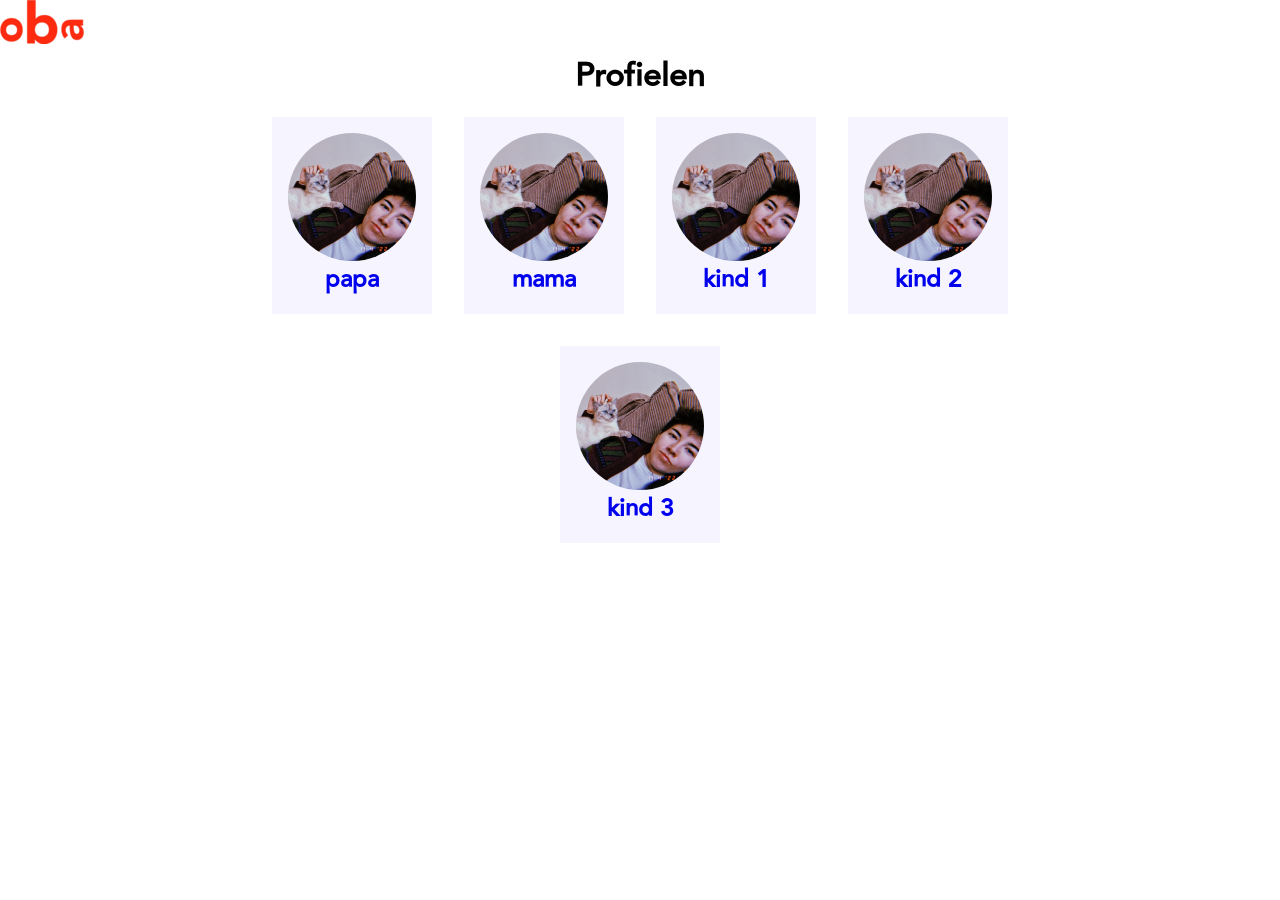
<file: index.html>
<!DOCTYPE html>
<html lang="nl">
<head>
    <meta charset="UTF-8">
    <meta http-equiv="X-UA-Compatible" content="IE=edge">
    <meta name="viewport" content="width=device-width, initial-scale=1.0">

    <link rel="stylesheet" href="styles/inlogoba.css">

    <title>Profielen</title>
</head>
<body>
    <img src="image/oba_20.png">

    <h1>Profielen</h1>

    <!-- elk list item is een profiel en alle items staan in een unodered list-->
    <section class="profielen">
        <ul>
            <li>
                <a href="./welkom.html">
                    <h2>papa</h2>
                    <img src="./image/AmberFoto.jpeg">
                </a>
            </li>
            <li>
                <a href="./welkom.html">
                    <h2>mama</h2>
                    <img src="./image/AmberFoto.jpeg">
                </a>
            </li>
            <li>
                <a href="./welkom.html">
                    <h2>kind 1</h2>
                    <img src="./image/AmberFoto.jpeg">
                </a>
            </li>
            <li>
                <a href="./welkom.html">
                    <h2>kind 2</h2>
                    <img src="./image/AmberFoto.jpeg">
                </a>
            </li>
            <li>
                <a href="./welkom.html">
                    <h2>kind 3</h2>
                    <img src="./image/AmberFoto.jpeg">
                </a>
            </li>
        
        </ul>
    </section>
</body>
</html>
</file>
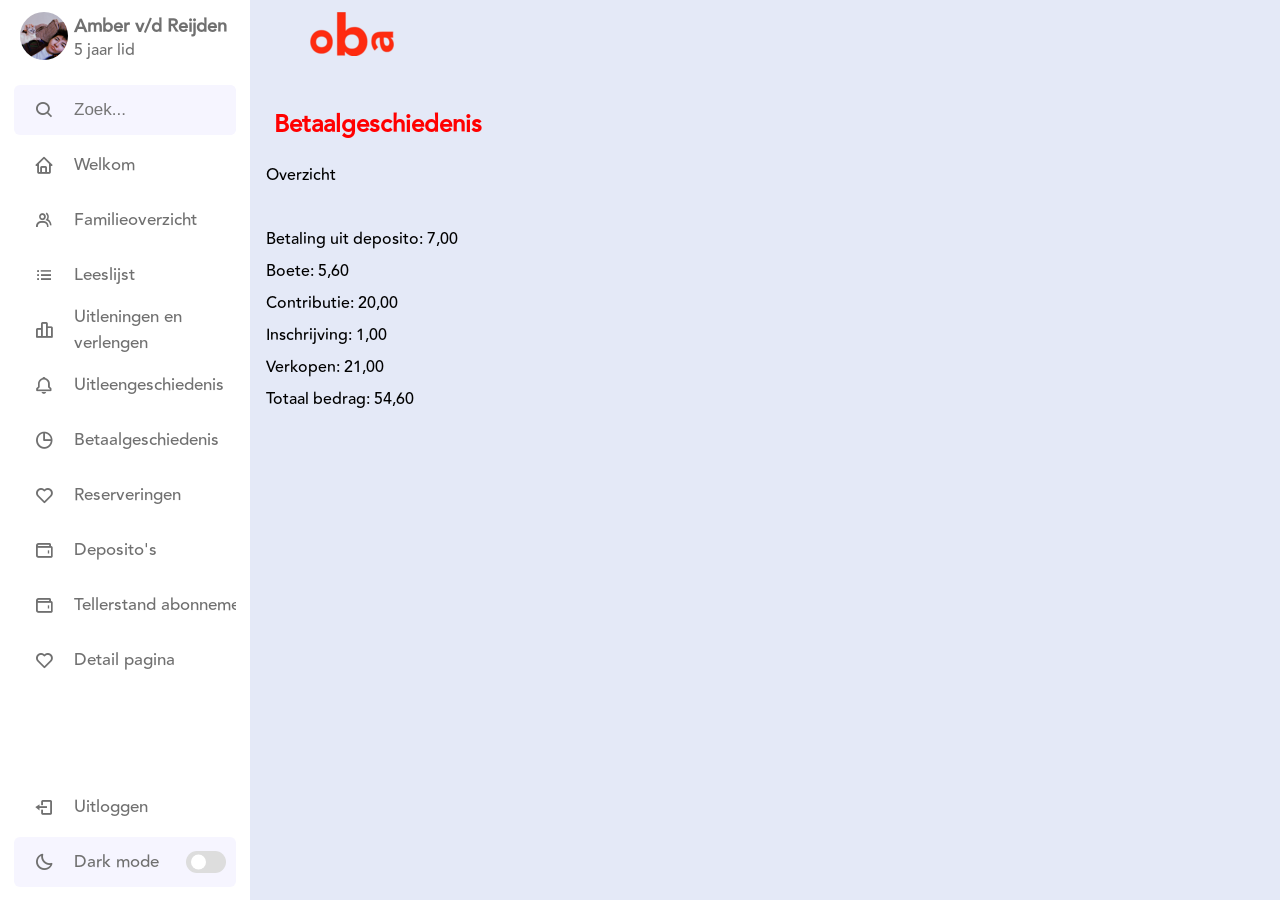
<file: betaalgeschiedenis.html>
<!DOCTYPE html>
<html lang="nl">
<head>
    <meta charset="UTF-8">
    <meta http-equiv="X-UA-Compatible" content="IE=edge">
    <meta name="viewport" content="width=device-width, initial-scale=1.0">
    
    <!-- Link to CSS -->
    <link rel="stylesheet" href="./styles/betaalgeschiedenis.css">
    
    <!-- Link to boxicons -->
    <link href='https://unpkg.com/boxicons@2.1.4/css/boxicons.min.css' rel='stylesheet'>

    <!-- Link to JavaScript script -->
    <script src="./script/script.js" defer></script>
    
    <title>Mijn.OBA</title> 
</head>
<body>
    <nav class="sidebar close">
        <header>
            <div class="image-text">
                <span class="image">
                    <img src="./image/AmberFoto.jpeg" alt="Gebruiker-foto">
                </span>

                <div class="text logo-text">
                    <span class="name">Amber v/d Reijden</span>
                    <span class="profession">5 jaar lid</span>
                </div>
            </div>

            <!-- <i class='bx bx-chevron-right toggle'></i> -->
        </header>

        <div class="menu-bar">
            <div class="menu">

                <li class="search-box">
                    <i class='bx bx-search icon'></i>
                    <input type="text" placeholder="Zoek...">
                </li>

                <ul class="menu-links">
                    <li class="nav-link">
                        <a href="./welkom.html">
                            <i class='bx bx-home icon'></i>
                            <span class="text nav-text">Welkom</span>
                        </a>
                    </li>

                    <li class="nav-link">
                        <a href="./familieoverzicht.html">
                            <i class='bx bx-group icon'></i>
                            <span class="text nav-text">Familieoverzicht</span>
                        </a>
                    </li>

                    <li class="nav-link">
                        <a href="./leeslijst.html">
                            <i class='bx bx-list-ul icon'></i>
                            <span class="text nav-text">Leeslijst</span>
                        </a>
                    </li>

                    <li class="nav-link">
                        <a href="./uitleningen.html">
                            <i class='bx bx-bar-chart-alt-2 icon' ></i>
                            <span class="text-long nav-text">Uitleningen en verlengen</span>
                        </a>
                    </li>

                    <li class="nav-link">
                        <a href="./uitleengeschiedenis.html">
                            <i class='bx bx-bell icon'></i>
                            <span class="text nav-text">Uitleengeschiedenis</span>
                        </a>
                    </li>

                    <li class="nav-link">
                        <a href="./betaalgeschiedenis.html">
                            <i class='bx bx-pie-chart-alt icon' ></i>
                            <span class="text nav-text">Betaalgeschiedenis</span>
                        </a>
                    </li>

                    <li class="nav-link">
                        <a href="./reserveringen.html">
                            <i class='bx bx-heart icon' ></i>
                            <span class="text nav-text">Reserveringen</span>
                        </a>
                    </li>

                    <li class="nav-link">
                        <a href="./deposito.html">
                            <i class='bx bx-wallet icon' ></i>
                            <span class="text nav-text">Deposito's</span>
                        </a>
                    </li>

                    <li class="nav-link">
                        <a href="./tellerstand.html">
                            <i class='bx bx-wallet icon' ></i>
                            <span class="text nav-text">Tellerstand abonnement</span>
                        </a>
                    </li>
                    <li class="nav-link">
                        <a href="./detail.html">
                            <i class='bx bx-heart icon' ></i>
                            <span class="text nav-text">Detail pagina</span>
                        </a>
                    </li>
                </ul>
            </div>

            <div class="bottom-content">
                <li class="">
                    <a href="#">
                        <i class='bx bx-log-out icon' ></i>
                        <span class="text nav-text">Uitloggen</span>
                    </a>
                </li>

                <li class="mode">
                    <div class="sun-moon">
                        <i class='bx bx-moon icon moon'></i>
                        <i class='bx bx-sun icon sun'></i>
                    </div>
                    <span class="mode-text text">Dark mode</span>

                    <div class="toggle-switch">
                        <span class="switch"></span>
                    </div>
                </li>
                
            </div>
        </div>

    </nav>

   <main>
    <section class="home">
        <div class="text"><img src="./image/oba_20.png" alt=""></div>

        <button>Menu</button>

        <section class="tekst">  
            <h2>Betaalgeschiedenis</h2>
                <p>Overzicht</p>
                <p>Betaling uit deposito: 7,00 
                    Boete: 5,60
                    Contributie: 20,00
                    Inschrijving: 1,00
                    Verkopen: 21,00
                    Totaal bedrag: 54,60
                </p>  
        </section> 

    </section>
   </main> 
 
    

    
</body>
</html>
</file>
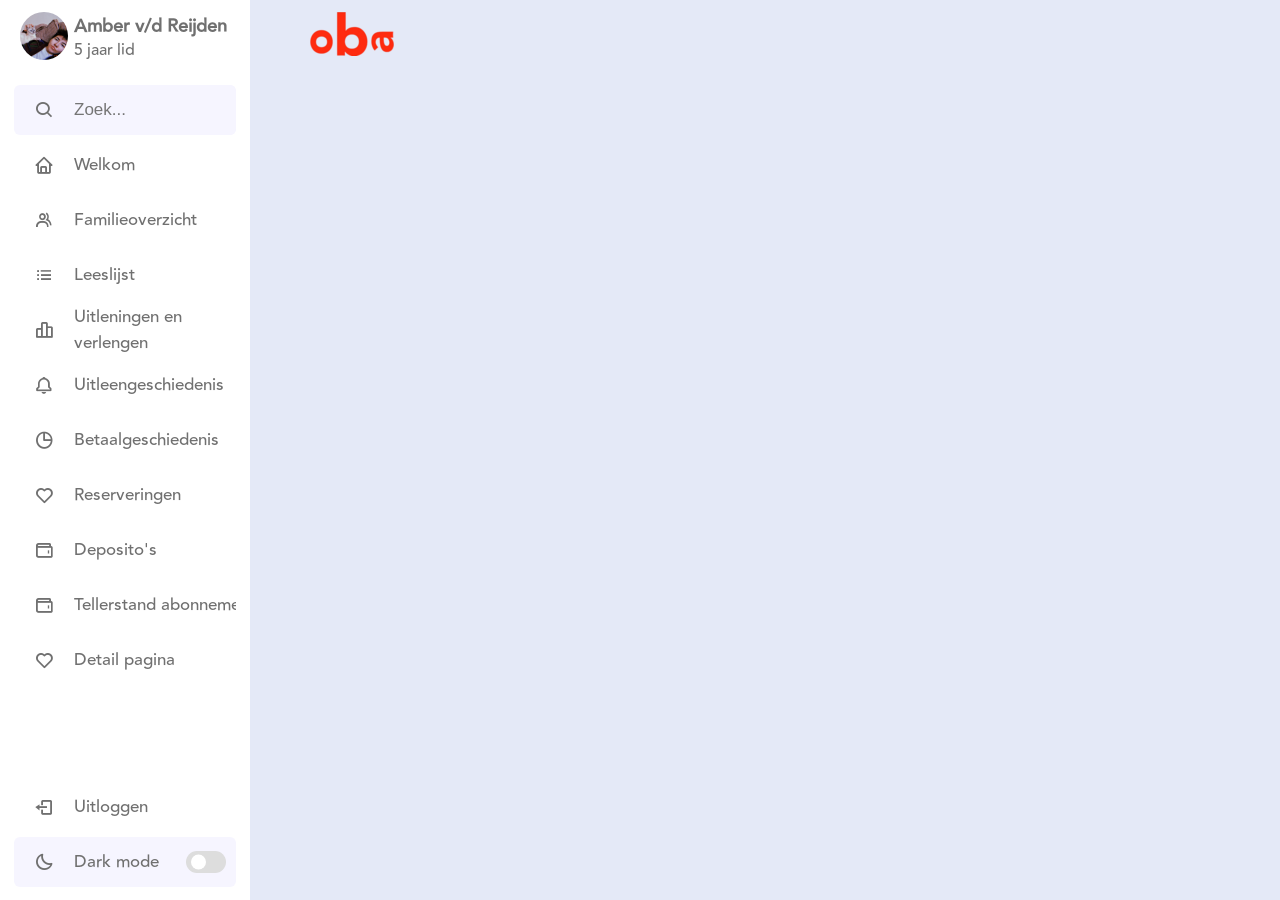
<file: deposito.html>
<!DOCTYPE html>
<html lang="nl">
<head>
    <meta charset="UTF-8">
    <meta http-equiv="X-UA-Compatible" content="IE=edge">
    <meta name="viewport" content="width=device-width, initial-scale=1.0">
    
    <!-- Link to CSS -->
    <link rel="stylesheet" href="./styles/deposito.css">
    
    <!-- Link to boxicons -->
    <link href='https://unpkg.com/boxicons@2.1.4/css/boxicons.min.css' rel='stylesheet'>

    <!-- Link to JavaScript script -->
    <script src="./script/script.js" defer></script>
    
    <title>Mijn.OBA</title> 
</head>
<body>
    <nav class="sidebar close">
        <header>
            <div class="image-text">
                <span class="image">
                    <img src="./image/AmberFoto.jpeg" alt="Gebruiker-foto">
                </span>

                <div class="text logo-text">
                    <span class="name">Amber v/d Reijden</span>
                    <span class="profession">5 jaar lid</span>
                </div>
            </div>

            <!-- <i class='bx bx-chevron-right toggle'></i> -->
        </header>

        <div class="menu-bar">
            <div class="menu">

                <li class="search-box">
                    <i class='bx bx-search icon'></i>
                    <input type="text" placeholder="Zoek...">
                </li>

                <ul class="menu-links">
                    <li class="nav-link">
                        <a href="./welkom.html">
                            <i class='bx bx-home icon'></i>
                            <span class="text nav-text">Welkom</span>
                        </a>
                    </li>

                    <li class="nav-link">
                        <a href="./familieoverzicht.html">
                            <i class='bx bx-group icon'></i>
                            <span class="text nav-text">Familieoverzicht</span>
                        </a>
                    </li>

                    <li class="nav-link">
                        <a href="./leeslijst.html">
                            <i class='bx bx-list-ul icon'></i>
                            <span class="text nav-text">Leeslijst</span>
                        </a>
                    </li>

                    <li class="nav-link">
                        <a href="./uitleningen.html">
                            <i class='bx bx-bar-chart-alt-2 icon' ></i>
                            <span class="text-long nav-text">Uitleningen en verlengen</span>
                        </a>
                    </li>

                    <li class="nav-link">
                        <a href="./uitleengeschiedenis.html">
                            <i class='bx bx-bell icon'></i>
                            <span class="text nav-text">Uitleengeschiedenis</span>
                        </a>
                    </li>

                    <li class="nav-link">
                        <a href="./betaalgeschiedenis.html">
                            <i class='bx bx-pie-chart-alt icon' ></i>
                            <span class="text nav-text">Betaalgeschiedenis</span>
                        </a>
                    </li>

                    <li class="nav-link">
                        <a href="./reserveringen.html">
                            <i class='bx bx-heart icon' ></i>
                            <span class="text nav-text">Reserveringen</span>
                        </a>
                    </li>

                    <li class="nav-link">
                        <a href="./deposito.html">
                            <i class='bx bx-wallet icon' ></i>
                            <span class="text nav-text">Deposito's</span>
                        </a>
                    </li>

                    <li class="nav-link">
                        <a href="./tellerstand.html">
                            <i class='bx bx-wallet icon' ></i>
                            <span class="text nav-text">Tellerstand abonnement</span>
                        </a>
                    </li>
                    <li class="nav-link">
                        <a href="./detail.html">
                            <i class='bx bx-heart icon' ></i>
                            <span class="text nav-text">Detail pagina</span>
                        </a>
                    </li>
                </ul>
            </div>

            <div class="bottom-content">
                <li class="">
                    <a href="#">
                        <i class='bx bx-log-out icon' ></i>
                        <span class="text nav-text">Uitloggen</span>
                    </a>
                </li>

                <li class="mode">
                    <div class="sun-moon">
                        <i class='bx bx-moon icon moon'></i>
                        <i class='bx bx-sun icon sun'></i>
                    </div>
                    <span class="mode-text text">Dark mode</span>

                    <div class="toggle-switch">
                        <span class="switch"></span>
                    </div>
                </li>
                
            </div>
        </div>

    </nav>

    <section class="home">
        <div class="text"><img src="./image/oba_20.png" alt=""></div>

        <button>Hoi</button>
        
    </section>

 
    

    
</body>
</html>
</file>
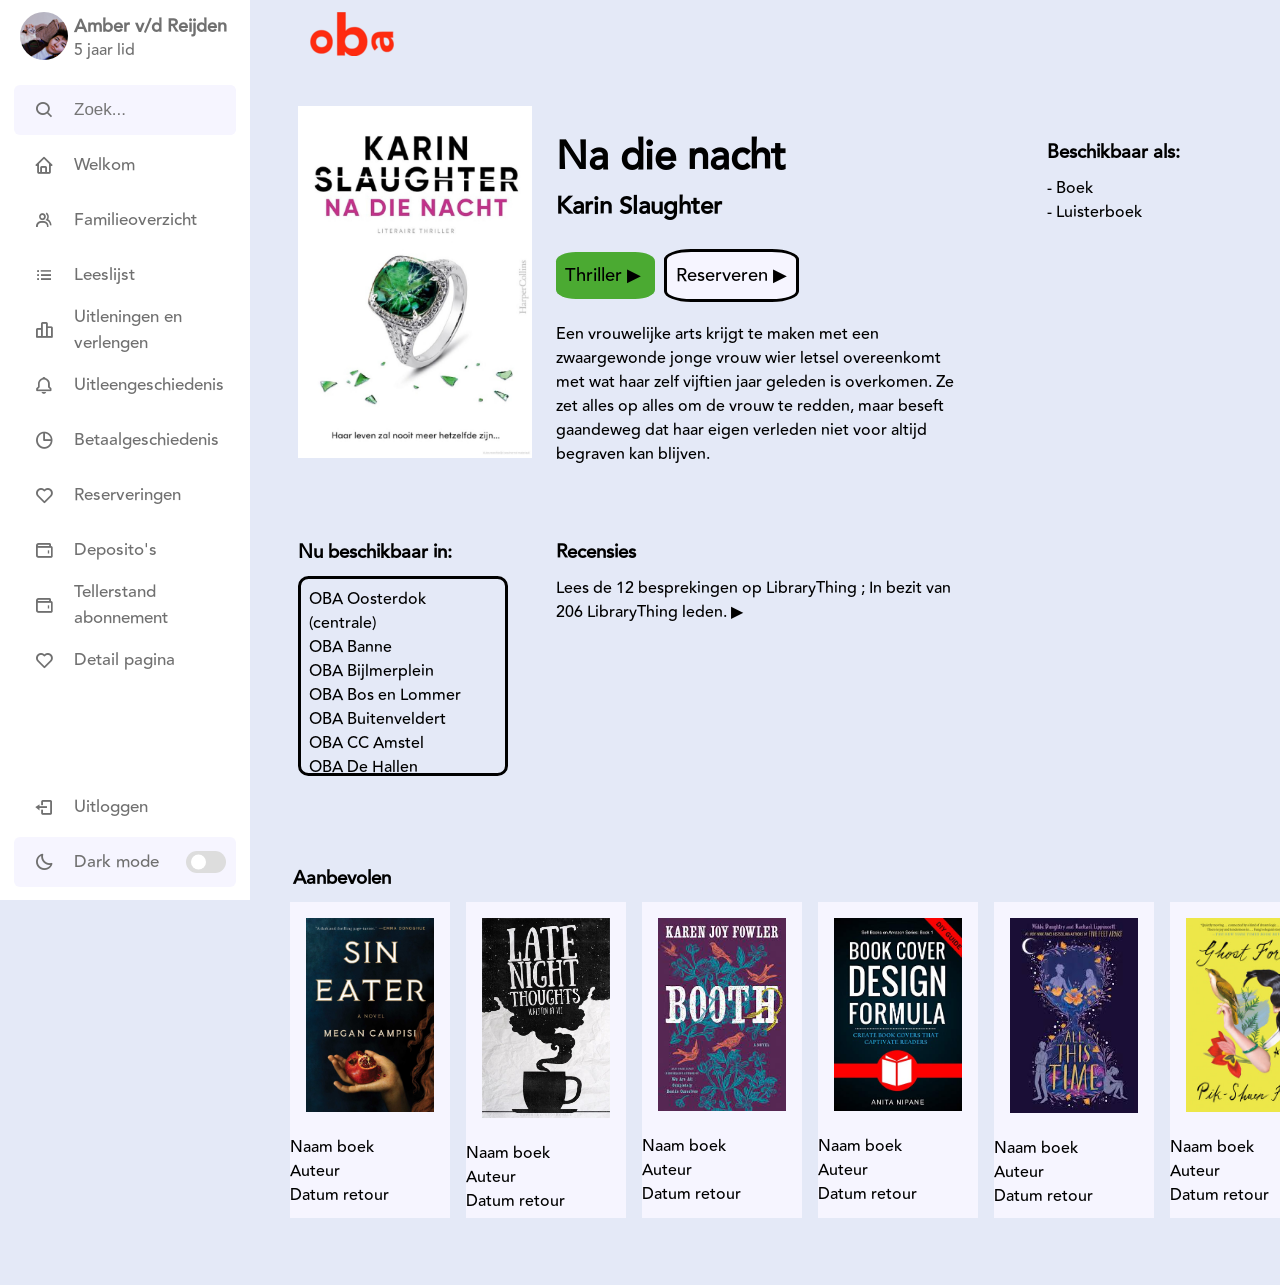
<file: detail.html>
<!DOCTYPE html>
<html lang="nl">
<head>
    <meta charset="UTF-8">
    <meta http-equiv="X-UA-Compatible" content="IE=edge">
    <meta name="viewport" content="width=device-width, initial-scale=1.0">
    
    <!-- Link to CSS -->
    <link rel="stylesheet" href="./styles/detail.css">
    
    <!-- Link to boxicons -->
    <link href='https://unpkg.com/boxicons@2.1.4/css/boxicons.min.css' rel='stylesheet'>

    <!-- Link to JavaScript script -->
    <script src="./script/script.js" defer></script>
    
    
</head>
<body>

    <nav class="sidebar close">
        <header>
            <div class="image-text">
                <span class="image">
                    <img src="./image/AmberFoto.jpeg" alt="Gebruiker-foto">
                </span>

                <div class="text logo-text">
                    <span class="name">Amber v/d Reijden</span>
                    <span class="profession">5 jaar lid</span>
                </div>
            </div>

            <!-- <i class='bx bx-chevron-right toggle'></i> -->
        </header>

        <div class="menu-bar">
            <div class="menu">

                <li class="search-box">
                    <i class='bx bx-search icon'></i>
                    <input type="text" placeholder="Zoek...">
                </li>

                <ul class="menu-links">
                    <li class="nav-link">
                        <a href="./welkom.html">
                            <i class='bx bx-home icon'></i>
                            <span class="text nav-text">Welkom</span>
                        </a>
                    </li>

                    <li class="nav-link">
                        <a href="./familieoverzicht.html">
                            <i class='bx bx-group icon'></i>
                            <span class="text nav-text">Familieoverzicht</span>
                        </a>
                    </li>

                    <li class="nav-link">
                        <a href="./leeslijst.html">
                            <i class='bx bx-list-ul icon'></i>
                            <span class="text nav-text">Leeslijst</span>
                        </a>
                    </li>

                    <li class="nav-link">
                        <a href="./uitleningen.html">
                            <i class='bx bx-bar-chart-alt-2 icon' ></i>
                            <span class="text-long nav-text">Uitleningen en verlengen</span>
                        </a>
                    </li>

                    <li class="nav-link">
                        <a href="./uitleengeschiedenis.html">
                            <i class='bx bx-bell icon'></i>
                            <span class="text nav-text">Uitleengeschiedenis</span>
                        </a>
                    </li>

                    <li class="nav-link">
                        <a href="./betaalgeschiedenis.html">
                            <i class='bx bx-pie-chart-alt icon' ></i>
                            <span class="text nav-text">Betaalgeschiedenis</span>
                        </a>
                    </li>

                    <li class="nav-link">
                        <a href="./reserveringen.html">
                            <i class='bx bx-heart icon' ></i>
                            <span class="text nav-text">Reserveringen</span>
                        </a>
                    </li>

                    <li class="nav-link">
                        <a href="./deposito.html">
                            <i class='bx bx-wallet icon' ></i>
                            <span class="text nav-text">Deposito's</span>
                        </a>
                    </li>

                    <li class="nav-link">
                        <a href="./tellerstand.html">
                            <i class='bx bx-wallet icon' ></i>
                            <span class="text-long nav-text">Tellerstand abonnement</span>
                        </a>
                    </li>
                    <li class="nav-link">
                        <a href="./detail.html">
                            <i class='bx bx-heart icon' ></i>
                            <span class="text nav-text">Detail pagina</span>
                        </a>
                    </li>
                </ul>
            </div>

            <div class="bottom-content">
                <li class="">
                    <a href="#">
                        <i class='bx bx-log-out icon' ></i>
                        <span class="text nav-text">Uitloggen</span>
                    </a>
                </li>

                <li class="mode">
                    <div class="sun-moon">
                        <i class='bx bx-moon icon moon'></i>
                        <i class='bx bx-sun icon sun'></i>
                    </div>
                    <span class="mode-text text">Dark mode</span>

                    <div class="toggle-switch">
                        <span class="switch"></span>
                    </div>
                </li>
                
            </div>
        </div>

    </nav>

    <main>
        <section class="home">

            <div class="text"><img src="./image/oba_20.png" alt=""></div>

            <section class="grid">

                <img src="./image/bookdetail.jpg" alt="" id="books">

                <section class="book-s">
                    <h1>Na die nacht</h1> 
                    <h2>Karin Slaughter</h2>
                    <a href="https://zoeken.oba.nl/?q=genre%3A%22Thriller%22" target="_blank" class="genre"> Thriller ▶ </a>
                    <a href="https://iguana.oba.nl/iguana/www.main.cls?sUrl=search&theme=OBA#app=Reserve&ppn=438415892" target="_blank" class="reserveren"> Reserveren ▶ </a>    
                    <p class="info"> Een vrouwelijke arts krijgt te maken met een zwaargewonde jonge vrouw wier letsel overeenkomt met wat haar zelf vijftien jaar geleden is overkomen. Ze zet alles op alles om de vrouw te redden, maar beseft gaandeweg dat haar eigen verleden niet voor altijd begraven kan blijven. </p>
                </section>

                <section class="row3">
                    <h3>Beschikbaar als:</h3>
                    <p>- Boek <br>
                       - Luisterboek
                    </p>
                </section>

                <section class="recensies">
                    <h3> Recensies </h3>
                    <a href="https://www.librarything.nl/work/29836196" target="_blank" class="librarything"> Lees de 12 besprekingen op LibraryThing ; In bezit van 206 LibraryThing leden. ▶</a>
                </section>

                <section class="adress">
                    <h3>Nu beschikbaar in: </h3>
                    <p class="beschikbaarheid"> OBA Oosterdok (centrale)
                        OBA Banne
                        OBA Bijlmerplein
                        OBA Bos en Lommer
                        OBA Buitenveldert
                        OBA CC Amstel
                        OBA De Hallen
                        OBA Diemen
                        OBA Duivendrecht
                        OBA Geuzenveld
                        OBA Javaplein
                        OBA IJburg
                        OBA Linnaeus
                        OBA Mercatorplein
                        OBA Molenwijk
                        OBA Olympisch Kwartier
                        OBA Osdorp
                        OBA Ouderkerk
                        OBA Postjesweg
                        OBA Reigersbos
                        OBA Roelof Hartplein
                        OBA Slotermeer
                        OBA Spaarndammerbuurt
                        OBA Van der Pek
                        OBA Waterlandplein
                        OBA Weesp
                        </p>
                </section>

            </section>

            <section class="recomended">
                <h3 class="aanbevolen">
                    Aanbevolen
                </h3>
                    <ul class="book-list">
                        <li>
                            <img src="./image/book1.jpg" alt="" id="book-img">
                            <p>Naam boek</p>
                            <p>Auteur</p>
                            <p>Datum retour</p>
                        </li>
                        <li>
                            <img src="./image/book2.jpg" alt="" id="book-img">
                            <p>Naam boek</p>
                            <p>Auteur</p>
                            <p>Datum retour</p>
                        </li>
                        <li>
                            <img src="./image/book3.jpg" alt="" id="book-img">
                            <p>Naam boek</p>
                            <p>Auteur</p>
                            <p>Datum retour</p>
                        </li>
                        <li>
                            <img src="./image/book4.jpg" alt="" id="book-img">
                            <p>Naam boek</p>
                            <p>Auteur</p>
                            <p>Datum retour</p>
                        </li>
                        <li>
                            <img src="./image/book5.jpg" alt="" id="book-img">
                            <p>Naam boek</p>
                            <p>Auteur</p>
                            <p>Datum retour</p>
                        </li>
                        <li>
                            <img src="./image/book6.jpg" alt="" id="book-img">
                            <p>Naam boek</p>
                            <p>Auteur</p>
                            <p>Datum retour</p>
                        </li>
                        <li>
                            <img src="./image/book7.jpg" alt="" id="book-img">
                            <p>Naam boek</p>
                            <p>Auteur</p>
                            <p>Datum retour</p>
                        </li>
                        <li>
                            <img src="./image/book8.jpg" alt="" id="book-img">
                            <p>Naam boek</p>
                            <p>Auteur</p>
                            <p>Datum retour</p>
                        </li>
                        <li>
                            <img src="./image/book9.jpg" alt="" id="book-img">
                            <p>Naam boek</p>
                            <p>Auteur</p>
                            <p>Datum retour</p>
                        </li>
                        <li>
                            <img src="./image/book10.jpg" alt="" id="book-img">
                            <p>Naam boek</p>
                            <p>Auteur</p>
                            <p>Datum retour</p>
                        </li>
                    </ul>
            </section>

            <button type="button" id="hartje"><i class='bx bx-heart icon' ></i></button>

        </section>
        
    </main>

    

 
    
    <button>Menu</button>
    
</body>
</html>
</file>
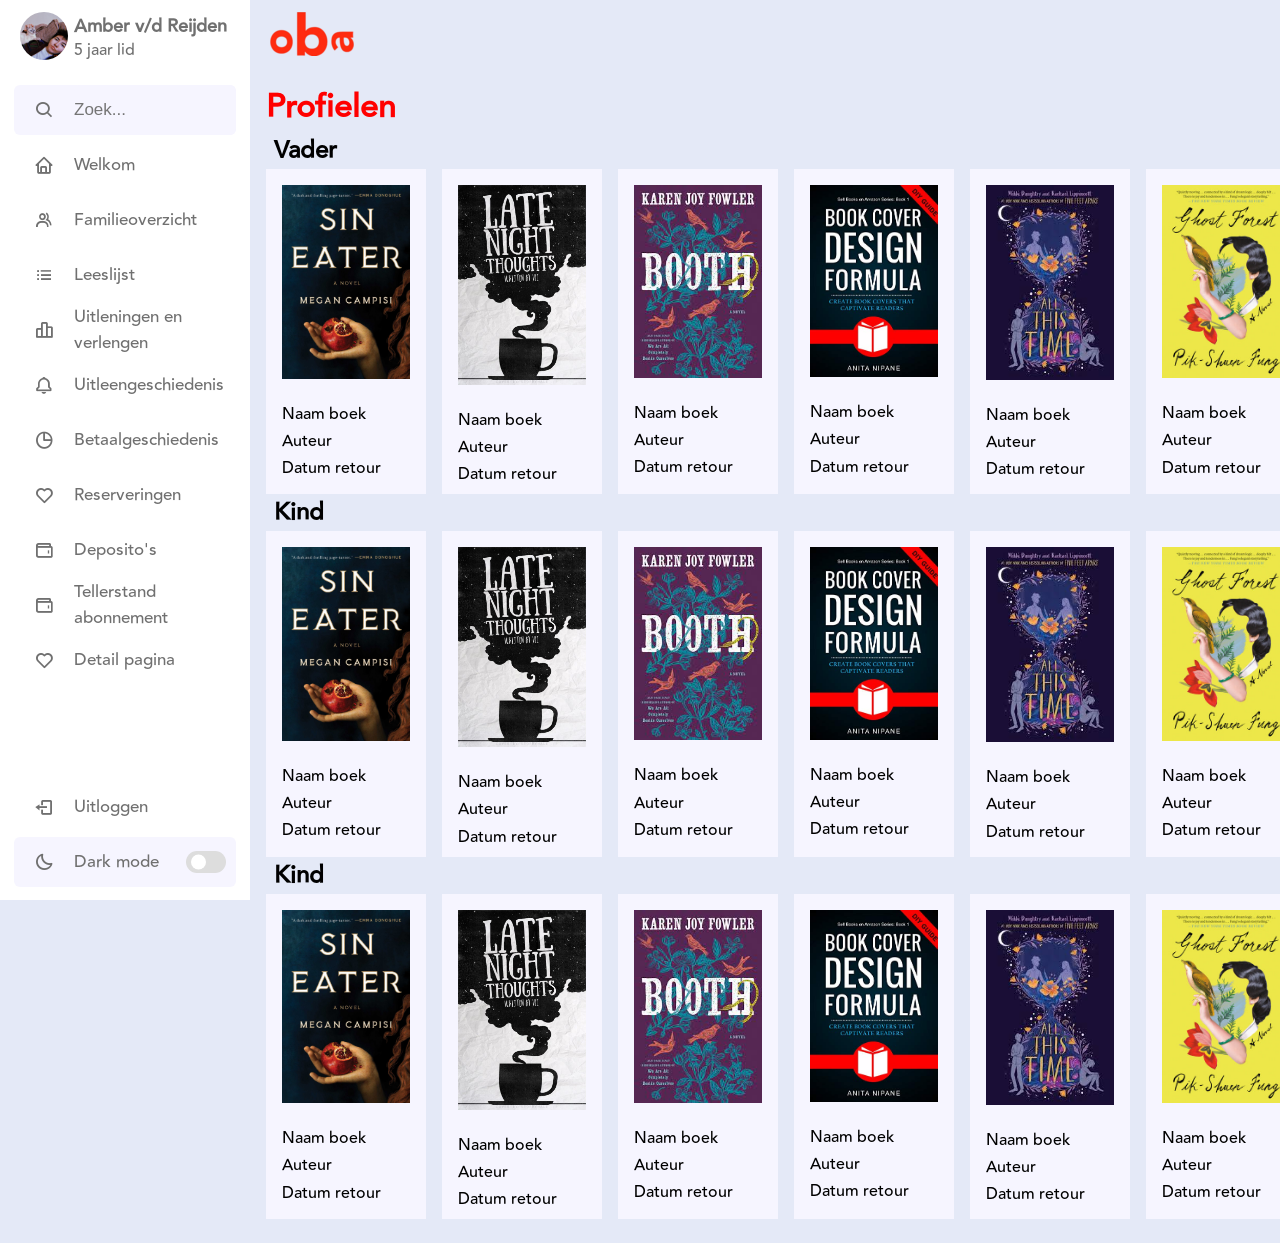
<file: familieoverzicht.html>
<!DOCTYPE html>
<html lang="nl">
<head>
    <meta charset="UTF-8">
    <meta http-equiv="X-UA-Compatible" content="IE=edge">
    <meta name="viewport" content="width=device-width, initial-scale=1.0">
    
    <!-- Link to CSS -->
    <link rel="stylesheet" href="./styles/familieoverzicht.css">
    
    <!-- Link to boxicons -->
    <link href='https://unpkg.com/boxicons@2.1.4/css/boxicons.min.css' rel='stylesheet'>

    <!-- Link to JavaScript script -->
    <script src="./script/script.js" defer></script>
    
    <title>Mijn.OBA</title> 
</head>
<body>
    <nav class="sidebar close">
        <header>
            <div class="image-text">
                <span class="image">
                    <img src="./image/AmberFoto.jpeg" alt="Gebruiker-foto">
                </span>

                <div class="text logo-text">
                    <span class="name">Amber v/d Reijden</span>
                    <span class="profession">5 jaar lid</span>
                </div>
            </div>

            <!-- <i class='bx bx-chevron-right toggle'></i> -->
        </header>

        <div class="menu-bar">
            <div class="menu">

                <li class="search-box">
                    <i class='bx bx-search icon'></i>
                    <input type="text" placeholder="Zoek...">
                </li>

                <ul class="menu-links">
                    <li class="nav-link">
                        <a href="./welkom.html">
                            <i class='bx bx-home icon'></i>
                            <span class="text nav-text">Welkom</span>
                        </a>
                    </li>

                    <li class="nav-link">
                        <a href="./familieoverzicht.html">
                            <i class='bx bx-group icon'></i>
                            <span class="text nav-text">Familieoverzicht</span>
                        </a>
                    </li>

                    <li class="nav-link">
                        <a href="./leeslijst.html">
                            <i class='bx bx-list-ul icon'></i>
                            <span class="text nav-text">Leeslijst</span>
                        </a>
                    </li>

                    <li class="nav-link">
                        <a href="./uitleningen.html">
                            <i class='bx bx-bar-chart-alt-2 icon' ></i>
                            <span class="text-long nav-text">Uitleningen en verlengen</span>
                        </a>
                    </li>

                    <li class="nav-link">
                        <a href="./uitleengeschiedenis.html">
                            <i class='bx bx-bell icon'></i>
                            <span class="text nav-text">Uitleengeschiedenis</span>
                        </a>
                    </li>

                    <li class="nav-link">
                        <a href="./betaalgeschiedenis.html">
                            <i class='bx bx-pie-chart-alt icon' ></i>
                            <span class="text nav-text">Betaalgeschiedenis</span>
                        </a>
                    </li>

                    <li class="nav-link">
                        <a href="./reserveringen.html">
                            <i class='bx bx-heart icon' ></i>
                            <span class="text nav-text">Reserveringen</span>
                        </a>
                    </li>

                    <li class="nav-link">
                        <a href="./deposito.html">
                            <i class='bx bx-wallet icon' ></i>
                            <span class="text nav-text">Deposito's</span>
                        </a>
                    </li>

                    <li class="nav-link">
                        <a href="./tellerstand.html">
                            <i class='bx bx-wallet icon' ></i>
                            <span class="text-long nav-text">Tellerstand abonnement</span>
                        </a>
                    </li>
                    <li class="nav-link">
                        <a href="./detail.html">
                            <i class='bx bx-heart icon' ></i>
                            <span class="text nav-text">Detail pagina</span>
                        </a>
                    </li>
                </ul>
            </div>

            <div class="bottom-content">
                <li class="">
                    <a href="#">
                        <i class='bx bx-log-out icon' ></i>
                        <span class="text nav-text">Uitloggen</span>
                    </a>
                </li>

                <li class="mode">
                    <div class="sun-moon">
                        <i class='bx bx-moon icon moon'></i>
                        <i class='bx bx-sun icon sun'></i>
                    </div>
                    <span class="mode-text text">Dark mode</span>

                    <div class="toggle-switch">
                        <span class="switch"></span>
                    </div>
                </li>
                
            </div>
        </div>

    </nav>

   <main>
    <section class="home">

        <div class="text"><img src="./image/oba_20.png" alt="oba logo"></div>
        
        <h1>Profielen</h1>

        <h2>Vader</h2>
        <section class="book-overview">
            <ul class="book-list">
                <li>
                    <img src="./image/book1.jpg" alt="" id="book-img">
                    <p>Naam boek</p>
                    <p>Auteur</p>
                    <p>Datum retour</p>
                </li>
                <li>
                    <img src="./image/book2.jpg" alt="" id="book-img">
                    <p>Naam boek</p>
                    <p>Auteur</p>
                    <p>Datum retour</p>
                </li>
                <li>
                    <img src="./image/book3.jpg" alt="" id="book-img">
                    <p>Naam boek</p>
                    <p>Auteur</p>
                    <p>Datum retour</p>
                </li>
                <li>
                    <img src="./image/book4.jpg" alt="" id="book-img">
                    <p>Naam boek</p>
                    <p>Auteur</p>
                    <p>Datum retour</p>
                </li>
                <li>
                    <img src="./image/book5.jpg" alt="" id="book-img">
                    <p>Naam boek</p>
                    <p>Auteur</p>
                    <p>Datum retour</p>
                </li>
                <li>
                    <img src="./image/book6.jpg" alt="" id="book-img">
                    <p>Naam boek</p>
                    <p>Auteur</p>
                    <p>Datum retour</p>
                </li>
                <li>
                    <img src="./image/book7.jpg" alt="" id="book-img">
                    <p>Naam boek</p>
                    <p>Auteur</p>
                    <p>Datum retour</p>
                </li>
                <li>
                    <img src="./image/book8.jpg" alt="" id="book-img">
                    <p>Naam boek</p>
                    <p>Auteur</p>
                    <p>Datum retour</p>
                </li>
                <li>
                    <img src="./image/book9.jpg" alt="" id="book-img">
                    <p>Naam boek</p>
                    <p>Auteur</p>
                    <p>Datum retour</p>
                </li>
                <li>
                    <img src="./image/book10.jpg" alt="" id="book-img">
                    <p>Naam boek</p>
                    <p>Auteur</p>
                    <p>Datum retour</p>
                </li>
            </ul>

            <h2>Kind</h2>
            <ul class="book-list">
                <li>
                    <img src="./image/book1.jpg" alt="" id="book-img">
                    <p>Naam boek</p>
                    <p>Auteur</p>
                    <p>Datum retour</p>
                </li>
                <li>
                    <img src="./image/book2.jpg" alt="" id="book-img">
                    <p>Naam boek</p>
                    <p>Auteur</p>
                    <p>Datum retour</p>
                </li>
                <li>
                    <img src="./image/book3.jpg" alt="" id="book-img">
                    <p>Naam boek</p>
                    <p>Auteur</p>
                    <p>Datum retour</p>
                </li>
                <li>
                    <img src="./image/book4.jpg" alt="" id="book-img">
                    <p>Naam boek</p>
                    <p>Auteur</p>
                    <p>Datum retour</p>
                </li>
                <li>
                    <img src="./image/book5.jpg" alt="" id="book-img">
                    <p>Naam boek</p>
                    <p>Auteur</p>
                    <p>Datum retour</p>
                </li>
                <li>
                    <img src="./image/book6.jpg" alt="" id="book-img">
                    <p>Naam boek</p>
                    <p>Auteur</p>
                    <p>Datum retour</p>
                </li>
                <li>
                    <img src="./image/book7.jpg" alt="" id="book-img">
                    <p>Naam boek</p>
                    <p>Auteur</p>
                    <p>Datum retour</p>
                </li>
                <li>
                    <img src="./image/book8.jpg" alt="" id="book-img">
                    <p>Naam boek</p>
                    <p>Auteur</p>
                    <p>Datum retour</p>
                </li>
                <li>
                    <img src="./image/book9.jpg" alt="" id="book-img">
                    <p>Naam boek</p>
                    <p>Auteur</p>
                    <p>Datum retour</p>
                </li>
                <li>
                    <img src="./image/book10.jpg" alt="" id="book-img">
                    <p>Naam boek</p>
                    <p>Auteur</p>
                    <p>Datum retour</p>
                </li>
            </ul>

            <h2>Kind</h2>
            <ul class="book-list">
                <li>
                    <img src="./image/book1.jpg" alt="" id="book-img">
                    <p>Naam boek</p>
                    <p>Auteur</p>
                    <p>Datum retour</p>
                </li>
                <li>
                    <img src="./image/book2.jpg" alt="" id="book-img">
                    <p>Naam boek</p>
                    <p>Auteur</p>
                    <p>Datum retour</p>
                </li>
                <li>
                    <img src="./image/book3.jpg" alt="" id="book-img">
                    <p>Naam boek</p>
                    <p>Auteur</p>
                    <p>Datum retour</p>
                </li>
                <li>
                    <img src="./image/book4.jpg" alt="" id="book-img">
                    <p>Naam boek</p>
                    <p>Auteur</p>
                    <p>Datum retour</p>
                </li>
                <li>
                    <img src="./image/book5.jpg" alt="" id="book-img">
                    <p>Naam boek</p>
                    <p>Auteur</p>
                    <p>Datum retour</p>
                </li>
                <li>
                    <img src="./image/book6.jpg" alt="" id="book-img">
                    <p>Naam boek</p>
                    <p>Auteur</p>
                    <p>Datum retour</p>
                </li>
                <li>
                    <img src="./image/book7.jpg" alt="" id="book-img">
                    <p>Naam boek</p>
                    <p>Auteur</p>
                    <p>Datum retour</p>
                </li>
                <li>
                    <img src="./image/book8.jpg" alt="" id="book-img">
                    <p>Naam boek</p>
                    <p>Auteur</p>
                    <p>Datum retour</p>
                </li>
                <li>
                    <img src="./image/book9.jpg" alt="" id="book-img">
                    <p>Naam boek</p>
                    <p>Auteur</p>
                    <p>Datum retour</p>
                </li>
                <li>
                    <img src="./image/book10.jpg" alt="" id="book-img">
                    <p>Naam boek</p>
                    <p>Auteur</p>
                    <p>Datum retour</p>
                </li>
            </ul>
        </section>

        <button>menu</button> 

    </section>
</main> 
    

</body>
</html>
</file>
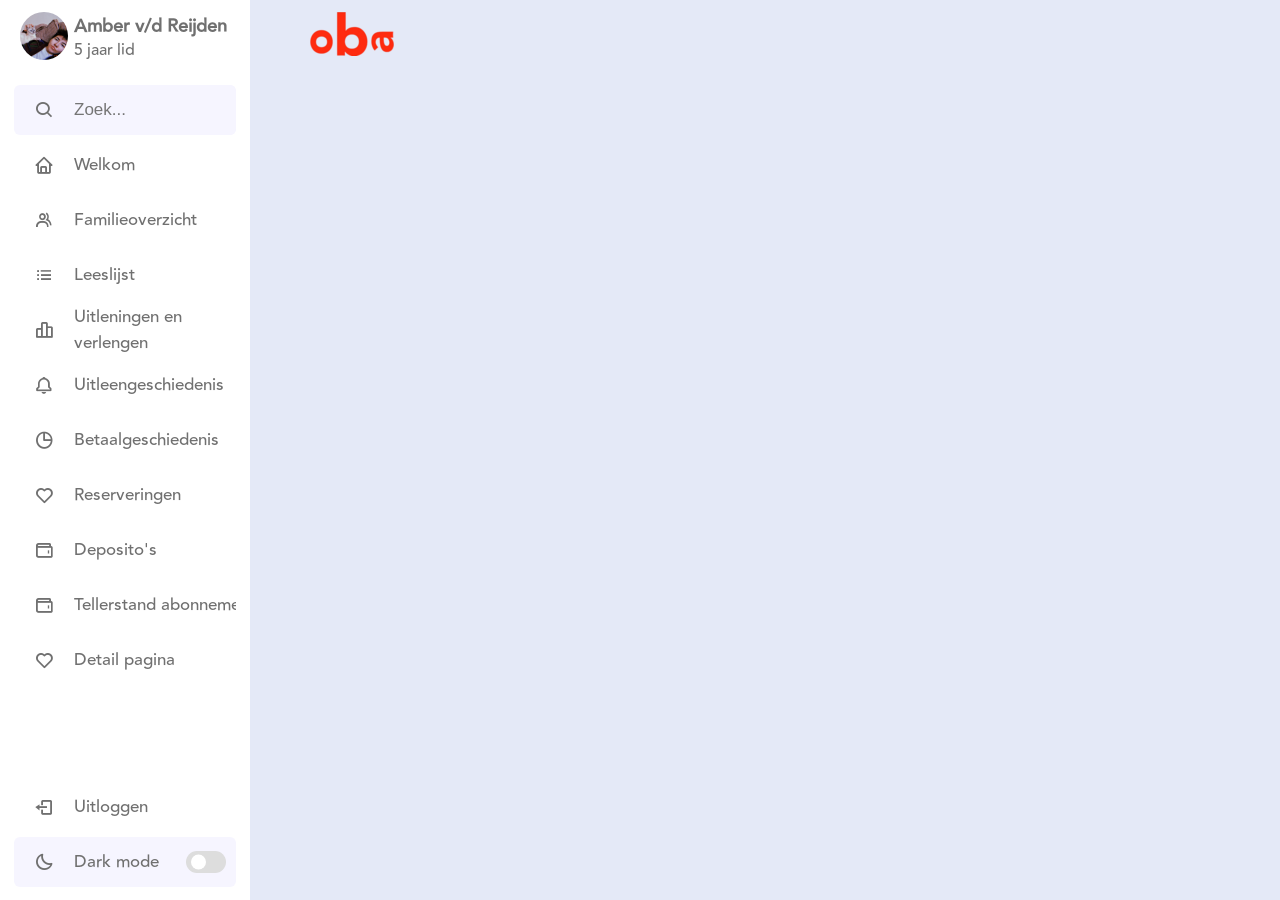
<file: leeslijst.html>
<!DOCTYPE html>
<html lang="nl">
<head>
    <meta charset="UTF-8">
    <meta http-equiv="X-UA-Compatible" content="IE=edge">
    <meta name="viewport" content="width=device-width, initial-scale=1.0">
    
    <!-- Link to CSS -->
    <link rel="stylesheet" href="./styles/leeslijst.css">
    
    <!-- Link to boxicons -->
    <link href='https://unpkg.com/boxicons@2.1.4/css/boxicons.min.css' rel='stylesheet'>

    <!-- Link to JavaScript script -->
    <script src="./script/script.js" defer></script>
    
    <title>Mijn.OBA</title> 
</head>
<body>
    <nav class="sidebar close">
        <header>
            <div class="image-text">
                <span class="image">
                    <img src="./image/AmberFoto.jpeg" alt="Gebruiker-foto">
                </span>

                <div class="text logo-text">
                    <span class="name">Amber v/d Reijden</span>
                    <span class="profession">5 jaar lid</span>
                </div>
            </div>

            <!-- <i class='bx bx-chevron-right toggle'></i> -->
        </header>

        <div class="menu-bar">
            <div class="menu">

                <li class="search-box">
                    <i class='bx bx-search icon'></i>
                    <input type="text" placeholder="Zoek...">
                </li>

                <ul class="menu-links">
                    <li class="nav-link">
                        <a href="./welkom.html">
                            <i class='bx bx-home icon'></i>
                            <span class="text nav-text">Welkom</span>
                        </a>
                    </li>

                    <li class="nav-link">
                        <a href="./familieoverzicht.html">
                            <i class='bx bx-group icon'></i>
                            <span class="text nav-text">Familieoverzicht</span>
                        </a>
                    </li>

                    <li class="nav-link">
                        <a href="./leeslijst.html">
                            <i class='bx bx-list-ul icon'></i>
                            <span class="text nav-text">Leeslijst</span>
                        </a>
                    </li>

                    <li class="nav-link">
                        <a href="./uitleningen.html">
                            <i class='bx bx-bar-chart-alt-2 icon' ></i>
                            <span class="text-long nav-text">Uitleningen en verlengen</span>
                        </a>
                    </li>

                    <li class="nav-link">
                        <a href="./uitleengeschiedenis.html">
                            <i class='bx bx-bell icon'></i>
                            <span class="text nav-text">Uitleengeschiedenis</span>
                        </a>
                    </li>

                    <li class="nav-link">
                        <a href="./betaalgeschiedenis.html">
                            <i class='bx bx-pie-chart-alt icon' ></i>
                            <span class="text nav-text">Betaalgeschiedenis</span>
                        </a>
                    </li>

                    <li class="nav-link">
                        <a href="./reserveringen.html">
                            <i class='bx bx-heart icon' ></i>
                            <span class="text nav-text">Reserveringen</span>
                        </a>
                    </li>

                    <li class="nav-link">
                        <a href="./deposito.html">
                            <i class='bx bx-wallet icon' ></i>
                            <span class="text nav-text">Deposito's</span>
                        </a>
                    </li>

                    <li class="nav-link">
                        <a href="./tellerstand.html">
                            <i class='bx bx-wallet icon' ></i>
                            <span class="text nav-text">Tellerstand abonnement</span>
                        </a>
                    </li>
                    <li class="nav-link">
                        <a href="./detail.html">
                            <i class='bx bx-heart icon' ></i>
                            <span class="text nav-text">Detail pagina</span>
                        </a>
                    </li>
                </ul>
            </div>

            <div class="bottom-content">
                <li class="">
                    <a href="#">
                        <i class='bx bx-log-out icon' ></i>
                        <span class="text nav-text">Uitloggen</span>
                    </a>
                </li>

                <li class="mode">
                    <div class="sun-moon">
                        <i class='bx bx-moon icon moon'></i>
                        <i class='bx bx-sun icon sun'></i>
                    </div>
                    <span class="mode-text text">Dark mode</span>

                    <div class="toggle-switch">
                        <span class="switch"></span>
                    </div>
                </li>
                
            </div>
        </div>

    </nav>

    <section class="home">
        <div class="text"><img src="./image/oba_20.png" alt=""></div>

        <button>Hoi</button>
        
    </section>

 
    

    
</body>
</html>
</file>
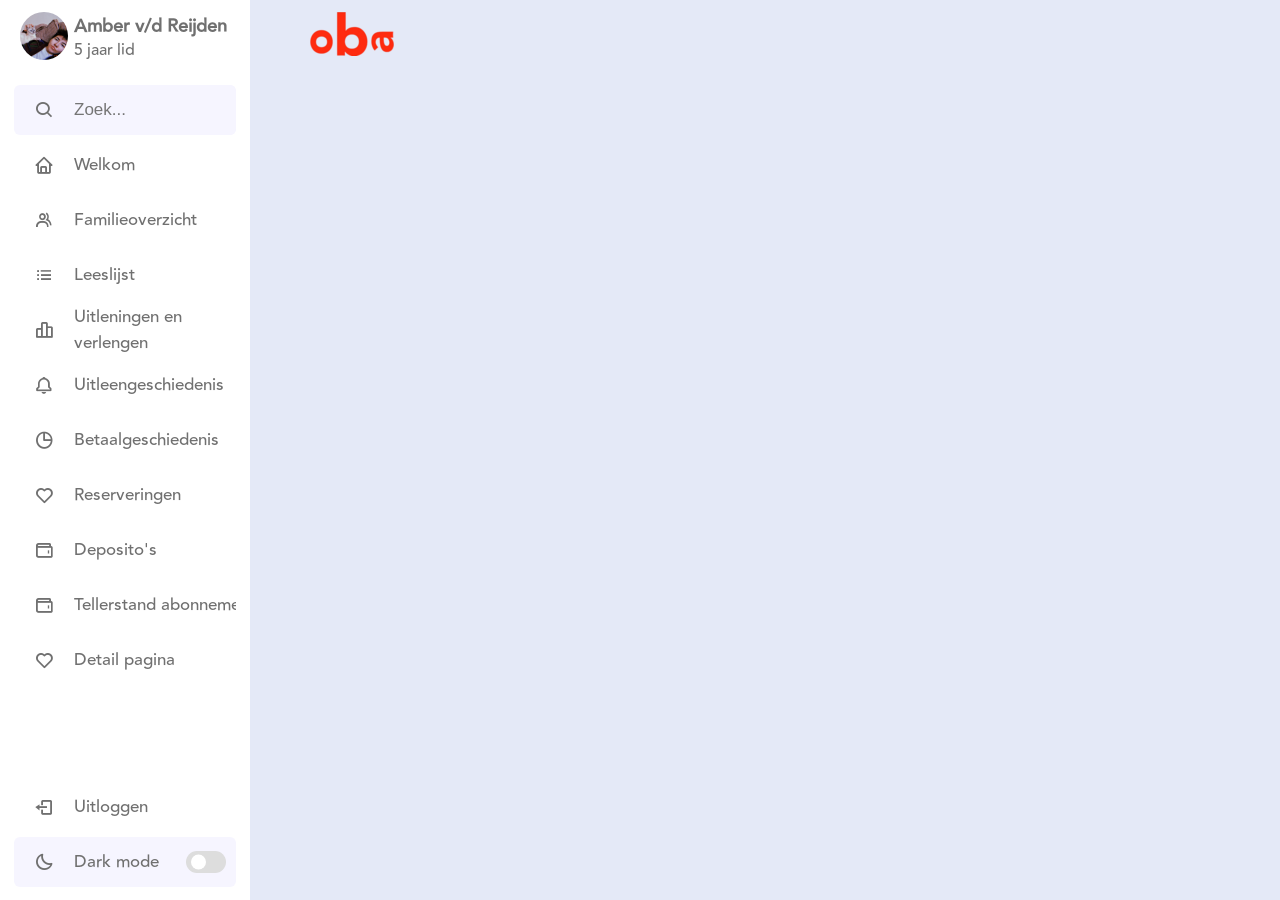
<file: reserveringen.html>
<!DOCTYPE html>
<html lang="nl">
<head>
    <meta charset="UTF-8">
    <meta http-equiv="X-UA-Compatible" content="IE=edge">
    <meta name="viewport" content="width=device-width, initial-scale=1.0">
    
    <!-- Link to CSS -->
    <link rel="stylesheet" href="./styles/reserveringen.css">
    
    <!-- Link to boxicons -->
    <link href='https://unpkg.com/boxicons@2.1.4/css/boxicons.min.css' rel='stylesheet'>

    <!-- Link to JavaScript script -->
    <script src="./script/script.js" defer></script>
    
    <title>Mijn.OBA</title> 
</head>
<body>
    <nav class="sidebar close">
        <header>
            <div class="image-text">
                <span class="image">
                    <img src="./image/AmberFoto.jpeg" alt="Gebruiker-foto">
                </span>

                <div class="text logo-text">
                    <span class="name">Amber v/d Reijden</span>
                    <span class="profession">5 jaar lid</span>
                </div>
            </div>

            <!-- <i class='bx bx-chevron-right toggle'></i> -->
        </header>

        <div class="menu-bar">
            <div class="menu">

                <li class="search-box">
                    <i class='bx bx-search icon'></i>
                    <input type="text" placeholder="Zoek...">
                </li>

                <ul class="menu-links">
                    <li class="nav-link">
                        <a href="./welkom.html">
                            <i class='bx bx-home icon'></i>
                            <span class="text nav-text">Welkom</span>
                        </a>
                    </li>

                    <li class="nav-link">
                        <a href="./familieoverzicht.html">
                            <i class='bx bx-group icon'></i>
                            <span class="text nav-text">Familieoverzicht</span>
                        </a>
                    </li>

                    <li class="nav-link">
                        <a href="./leeslijst.html">
                            <i class='bx bx-list-ul icon'></i>
                            <span class="text nav-text">Leeslijst</span>
                        </a>
                    </li>

                    <li class="nav-link">
                        <a href="./uitleningen.html">
                            <i class='bx bx-bar-chart-alt-2 icon' ></i>
                            <span class="text-long nav-text">Uitleningen en verlengen</span>
                        </a>
                    </li>

                    <li class="nav-link">
                        <a href="./uitleengeschiedenis.html">
                            <i class='bx bx-bell icon'></i>
                            <span class="text nav-text">Uitleengeschiedenis</span>
                        </a>
                    </li>

                    <li class="nav-link">
                        <a href="./betaalgeschiedenis.html">
                            <i class='bx bx-pie-chart-alt icon' ></i>
                            <span class="text nav-text">Betaalgeschiedenis</span>
                        </a>
                    </li>

                    <li class="nav-link">
                        <a href="./reserveringen.html">
                            <i class='bx bx-heart icon' ></i>
                            <span class="text nav-text">Reserveringen</span>
                        </a>
                    </li>

                    <li class="nav-link">
                        <a href="./deposito.html">
                            <i class='bx bx-wallet icon' ></i>
                            <span class="text nav-text">Deposito's</span>
                        </a>
                    </li>

                    <li class="nav-link">
                        <a href="./tellerstand.html">
                            <i class='bx bx-wallet icon' ></i>
                            <span class="text nav-text">Tellerstand abonnement</span>
                        </a>
                    </li>
                    <li class="nav-link">
                        <a href="./detail.html">
                            <i class='bx bx-heart icon' ></i>
                            <span class="text nav-text">Detail pagina</span>
                        </a>
                    </li>
                </ul>
            </div>

            <div class="bottom-content">
                <li class="">
                    <a href="#">
                        <i class='bx bx-log-out icon' ></i>
                        <span class="text nav-text">Uitloggen</span>
                    </a>
                </li>

                <li class="mode">
                    <div class="sun-moon">
                        <i class='bx bx-moon icon moon'></i>
                        <i class='bx bx-sun icon sun'></i>
                    </div>
                    <span class="mode-text text">Dark mode</span>

                    <div class="toggle-switch">
                        <span class="switch"></span>
                    </div>
                </li>
                
            </div>
        </div>

    </nav>

    <section class="home">
        <div class="text"><img src="./image/oba_20.png" alt=""></div>

        <button>Hoi</button>
        
    </section>

 
    

    
</body>
</html>
</file>
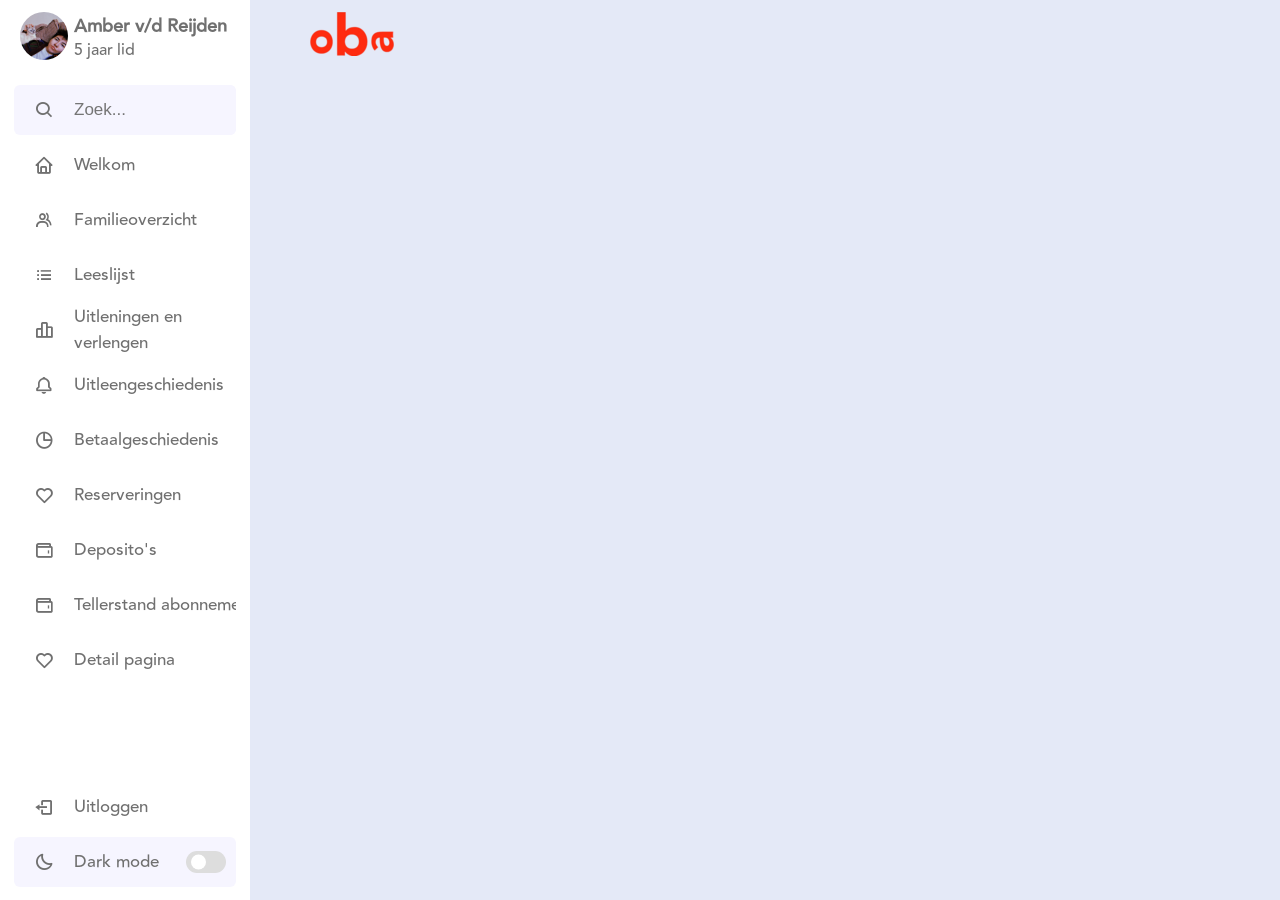
<file: tellerstand.html>
<!DOCTYPE html>
<html lang="nl">
<head>
    <meta charset="UTF-8">
    <meta http-equiv="X-UA-Compatible" content="IE=edge">
    <meta name="viewport" content="width=device-width, initial-scale=1.0">
    
    <!-- Link to CSS -->
    <link rel="stylesheet" href="./styles/tellerstand.css">
    
    <!-- Link to boxicons -->
    <link href='https://unpkg.com/boxicons@2.1.4/css/boxicons.min.css' rel='stylesheet'>

    <!-- Link to JavaScript script -->
    <script src="./script/script.js" defer></script>
    
    <title>Mijn.OBA</title> 
</head>
<body>
    <nav class="sidebar close">
        <header>
            <div class="image-text">
                <span class="image">
                    <img src="./image/AmberFoto.jpeg" alt="Gebruiker-foto">
                </span>

                <div class="text logo-text">
                    <span class="name">Amber v/d Reijden</span>
                    <span class="profession">5 jaar lid</span>
                </div>
            </div>

            <!-- <i class='bx bx-chevron-right toggle'></i> -->
        </header>

        <div class="menu-bar">
            <div class="menu">

                <li class="search-box">
                    <i class='bx bx-search icon'></i>
                    <input type="text" placeholder="Zoek...">
                </li>

                <ul class="menu-links">
                    <li class="nav-link">
                        <a href="./welkom.html">
                            <i class='bx bx-home icon'></i>
                            <span class="text nav-text">Welkom</span>
                        </a>
                    </li>

                    <li class="nav-link">
                        <a href="./familieoverzicht.html">
                            <i class='bx bx-group icon'></i>
                            <span class="text nav-text">Familieoverzicht</span>
                        </a>
                    </li>

                    <li class="nav-link">
                        <a href="./leeslijst.html">
                            <i class='bx bx-list-ul icon'></i>
                            <span class="text nav-text">Leeslijst</span>
                        </a>
                    </li>

                    <li class="nav-link">
                        <a href="./uitleningen.html">
                            <i class='bx bx-bar-chart-alt-2 icon' ></i>
                            <span class="text-long nav-text">Uitleningen en verlengen</span>
                        </a>
                    </li>

                    <li class="nav-link">
                        <a href="./uitleengeschiedenis.html">
                            <i class='bx bx-bell icon'></i>
                            <span class="text nav-text">Uitleengeschiedenis</span>
                        </a>
                    </li>

                    <li class="nav-link">
                        <a href="./betaalgeschiedenis.html">
                            <i class='bx bx-pie-chart-alt icon' ></i>
                            <span class="text nav-text">Betaalgeschiedenis</span>
                        </a>
                    </li>

                    <li class="nav-link">
                        <a href="./reserveringen.html">
                            <i class='bx bx-heart icon' ></i>
                            <span class="text nav-text">Reserveringen</span>
                        </a>
                    </li>

                    <li class="nav-link">
                        <a href="./deposito.html">
                            <i class='bx bx-wallet icon' ></i>
                            <span class="text nav-text">Deposito's</span>
                        </a>
                    </li>

                    <li class="nav-link">
                        <a href="./tellerstand.html">
                            <i class='bx bx-wallet icon' ></i>
                            <span class="text nav-text">Tellerstand abonnement</span>
                        </a>
                    </li>
                    <li class="nav-link">
                        <a href="./detail.html">
                            <i class='bx bx-heart icon' ></i>
                            <span class="text nav-text">Detail pagina</span>
                        </a>
                    </li>
                </ul>
            </div>

            <div class="bottom-content">
                <li class="">
                    <a href="#">
                        <i class='bx bx-log-out icon' ></i>
                        <span class="text nav-text">Uitloggen</span>
                    </a>
                </li>

                <li class="mode">
                    <div class="sun-moon">
                        <i class='bx bx-moon icon moon'></i>
                        <i class='bx bx-sun icon sun'></i>
                    </div>
                    <span class="mode-text text">Dark mode</span>

                    <div class="toggle-switch">
                        <span class="switch"></span>
                    </div>
                </li>
                
            </div>
        </div>

    </nav>

    <section class="home">
        <div class="text"><img src="./image/oba_20.png" alt=""></div>

        <button>Hoi</button>
        
    </section>

 
    

    
</body>
</html>
</file>
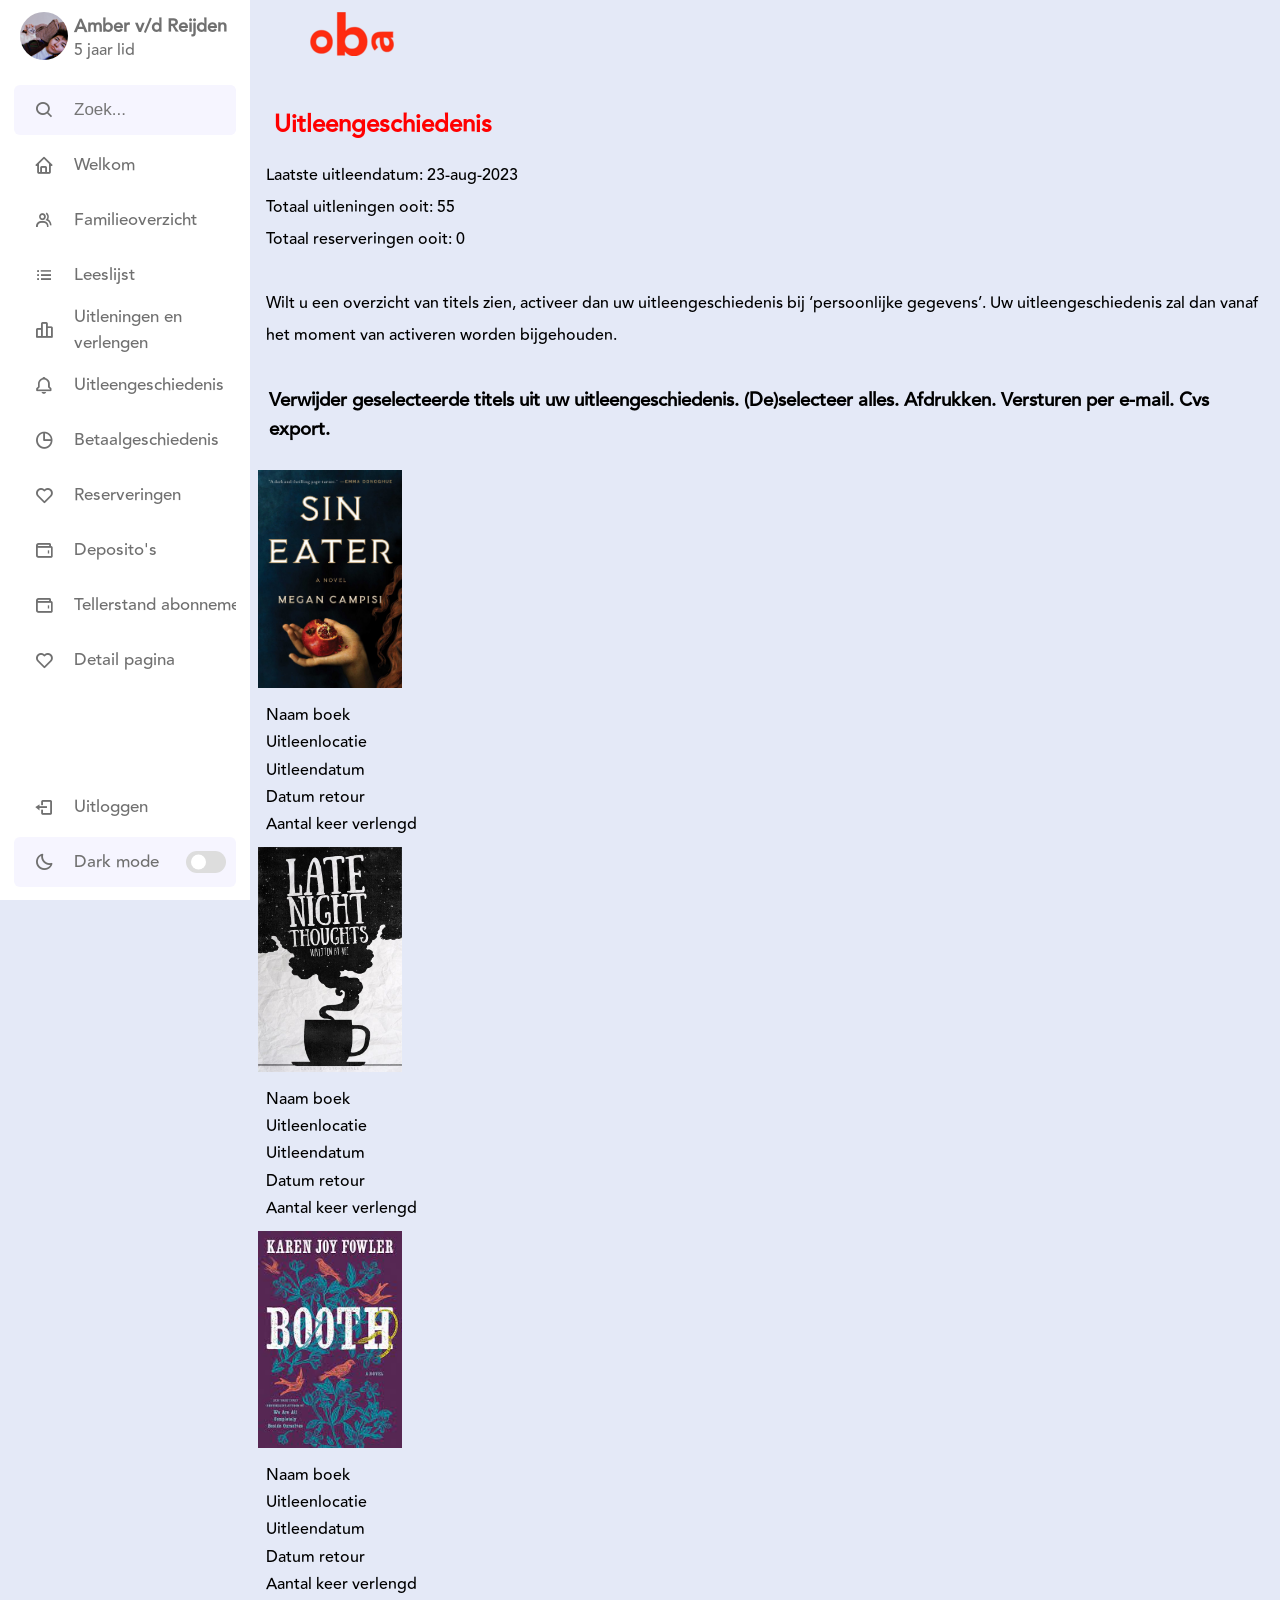
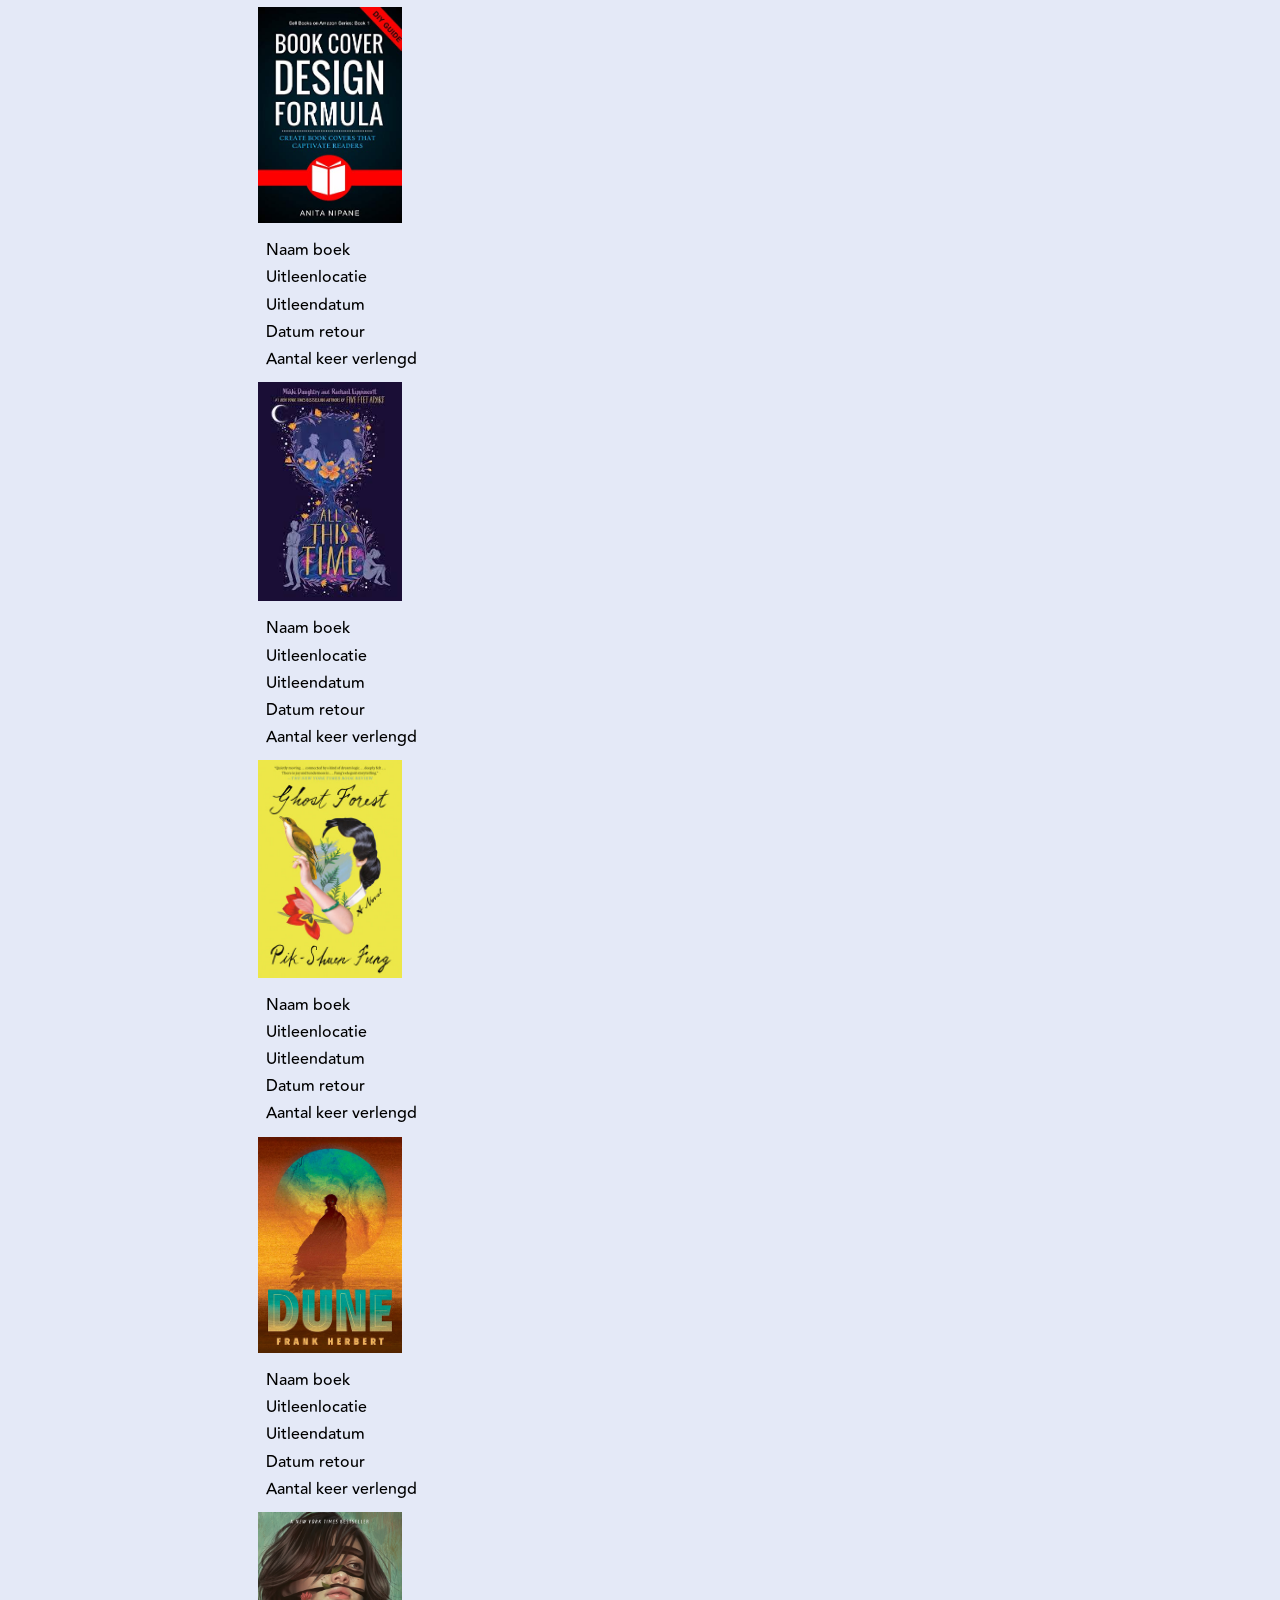
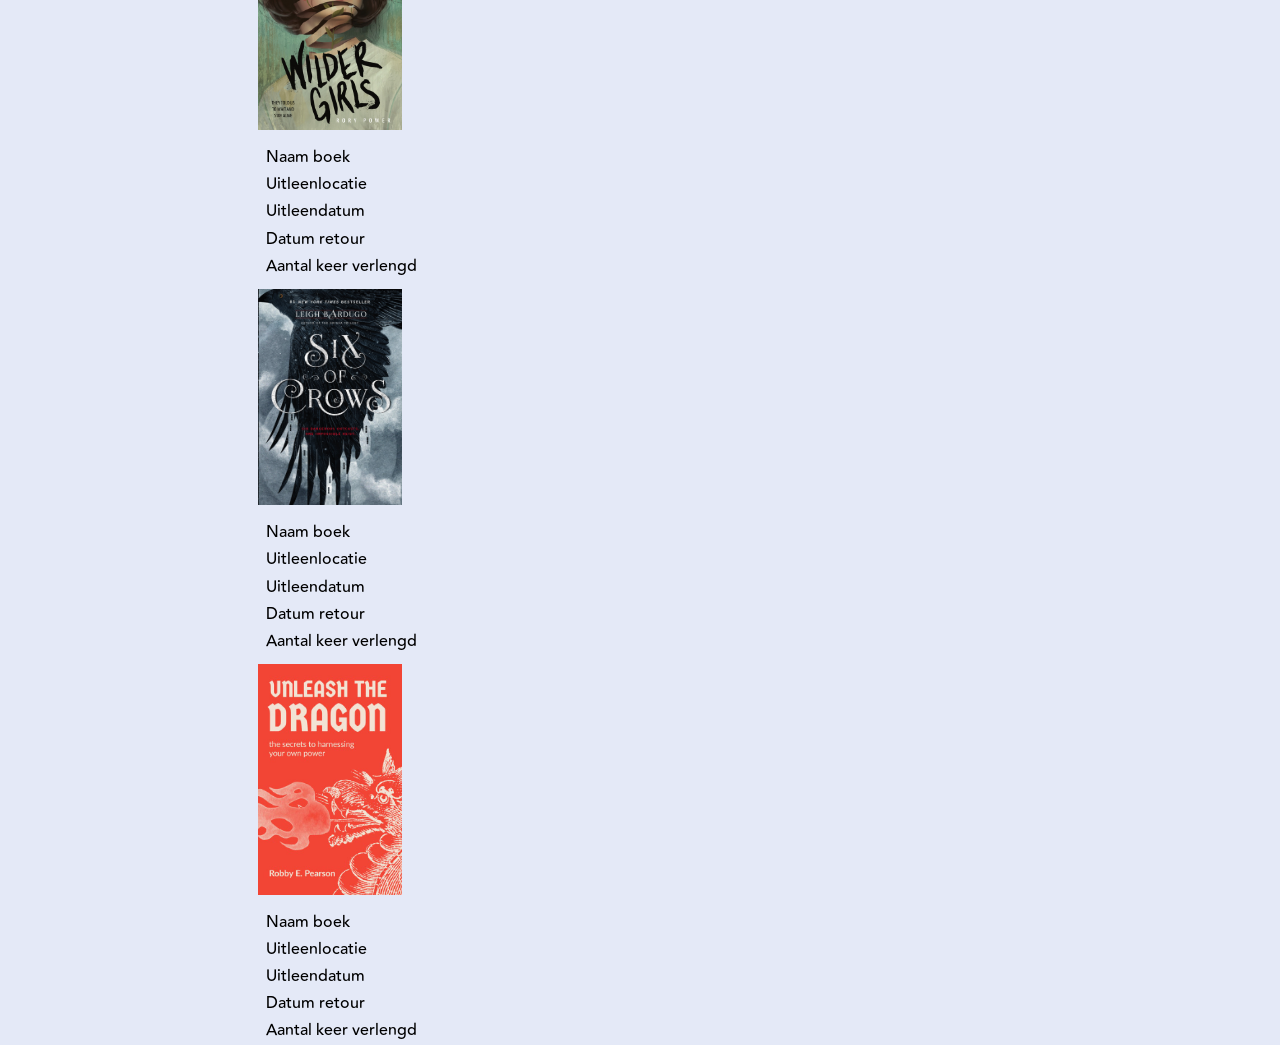
<file: uitleengeschiedenis.html>
<!DOCTYPE html>
<html lang="nl">
<head>
    <meta charset="UTF-8">
    <meta http-equiv="X-UA-Compatible" content="IE=edge">
    <meta name="viewport" content="width=device-width, initial-scale=1.0">
    
    <!-- Link to CSS -->
    <link rel="stylesheet" href="./styles/uitleengeschiedenis.css">
    
    <!-- Link to boxicons -->
    <link href='https://unpkg.com/boxicons@2.1.4/css/boxicons.min.css' rel='stylesheet'>

    <!-- Link to JavaScript script -->
    <script src="./script/script.js" defer></script>
    
    <title>Mijn.OBA</title> 
</head>
<body>
    <nav class="sidebar close">
        <header>
            <div class="image-text">
                <span class="image">
                    <img src="./image/AmberFoto.jpeg" alt="Gebruiker-foto">
                </span>

                <div class="text logo-text">
                    <span class="name">Amber v/d Reijden</span>
                    <span class="profession">5 jaar lid</span>
                </div>
            </div>

            <!-- <i class='bx bx-chevron-right toggle'></i> -->
        </header>

        <div class="menu-bar">
            <div class="menu">

                <li class="search-box">
                    <i class='bx bx-search icon'></i>
                    <input type="text" placeholder="Zoek...">
                </li>

                <ul class="menu-links">
                    <li class="nav-link">
                        <a href="./welkom.html">
                            <i class='bx bx-home icon'></i>
                            <span class="text nav-text">Welkom</span>
                        </a>
                    </li>

                    <li class="nav-link">
                        <a href="./familieoverzicht.html">
                            <i class='bx bx-group icon'></i>
                            <span class="text nav-text">Familieoverzicht</span>
                        </a>
                    </li>

                    <li class="nav-link">
                        <a href="./leeslijst.html">
                            <i class='bx bx-list-ul icon'></i>
                            <span class="text nav-text">Leeslijst</span>
                        </a>
                    </li>

                    <li class="nav-link">
                        <a href="./uitleningen.html">
                            <i class='bx bx-bar-chart-alt-2 icon' ></i>
                            <span class="text-long nav-text">Uitleningen en verlengen</span>
                        </a>
                    </li>

                    <li class="nav-link">
                        <a href="./uitleengeschiedenis.html">
                            <i class='bx bx-bell icon'></i>
                            <span class="text nav-text">Uitleengeschiedenis</span>
                        </a>
                    </li>

                    <li class="nav-link">
                        <a href="./betaalgeschiedenis.html">
                            <i class='bx bx-pie-chart-alt icon' ></i>
                            <span class="text nav-text">Betaalgeschiedenis</span>
                        </a>
                    </li>

                    <li class="nav-link">
                        <a href="./reserveringen.html">
                            <i class='bx bx-heart icon' ></i>
                            <span class="text nav-text">Reserveringen</span>
                        </a>
                    </li>

                    <li class="nav-link">
                        <a href="./deposito.html">
                            <i class='bx bx-wallet icon' ></i>
                            <span class="text nav-text">Deposito's</span>
                        </a>
                    </li>

                    <li class="nav-link">
                        <a href="./tellerstand.html">
                            <i class='bx bx-wallet icon' ></i>
                            <span class="text nav-text">Tellerstand abonnement</span>
                        </a>
                    </li>
                    <li class="nav-link">
                        <a href="./detail.html">
                            <i class='bx bx-heart icon' ></i>
                            <span class="text nav-text">Detail pagina</span>
                        </a>
                    </li>
                </ul>
            </div>

            <div class="bottom-content">
                <li class="">
                    <a href="#">
                        <i class='bx bx-log-out icon' ></i>
                        <span class="text nav-text">Uitloggen</span>
                    </a>
                </li>

                <li class="mode">
                    <div class="sun-moon">
                        <i class='bx bx-moon icon moon'></i>
                        <i class='bx bx-sun icon sun'></i>
                    </div>
                    <span class="mode-text text">Dark mode</span>

                    <div class="toggle-switch">
                        <span class="switch"></span>
                    </div>
                </li>
                
            </div>
        </div>

    </nav>

    <main>
        <section class="home">
        <div class="text"><img src="./image/oba_20.png" alt=""></div>

        <button>Menu</button>
        
        <section class="tekst">  
            <h2>Uitleengeschiedenis</h2>
                <p>Laatste uitleendatum: 23-aug-2023
                    Totaal uitleningen ooit: 55
                    Totaal reserveringen ooit: 0 </p>
                <p>Wilt u een overzicht van titels zien, activeer dan uw uitleengeschiedenis bij ‘persoonlijke gegevens’. Uw uitleengeschiedenis zal dan vanaf het moment van activeren worden bijgehouden.</p>
            <h3>Verwijder geselecteerde titels uit uw uitleengeschiedenis. (De)selecteer alles. Afdrukken. Versturen per e-mail. Cvs export. </h3>    
        </section> 

        <section class="book-overview">
            <ul class="book-list">
                <li>
                    <img src="./image/book1.jpg" alt="" id="book-img">
                    <p>Naam boek</p>
                    <p>Uitleenlocatie</p>
                    <p>Uitleendatum</p>
                    <p>Datum retour</p>
                    <p>Aantal keer verlengd</p>
                </li>
                <li>
                    <img src="./image/book2.jpg" alt="" id="book-img">
                    <p>Naam boek</p>
                    <p>Uitleenlocatie</p>
                    <p>Uitleendatum</p>
                    <p>Datum retour</p>
                    <p>Aantal keer verlengd</p>
                </li>
                <li>
                    <img src="./image/book3.jpg" alt="" id="book-img">
                    <p>Naam boek</p>
                    <p>Uitleenlocatie</p>
                    <p>Uitleendatum</p>
                    <p>Datum retour</p>
                    <p>Aantal keer verlengd</p>
                </li>
                <li>
                    <img src="./image/book4.jpg" alt="" id="book-img">
                    <p>Naam boek</p>
                    <p>Uitleenlocatie</p>
                    <p>Uitleendatum</p>
                    <p>Datum retour</p>
                    <p>Aantal keer verlengd</p>
                </li>
                <li>
                    <img src="./image/book5.jpg" alt="" id="book-img">
                    <p>Naam boek</p>
                    <p>Uitleenlocatie</p>
                    <p>Uitleendatum</p>
                    <p>Datum retour</p>
                    <p>Aantal keer verlengd</p>
                </li>
                <li>
                    <img src="./image/book6.jpg" alt="" id="book-img">
                    <p>Naam boek</p>
                    <p>Uitleenlocatie</p>
                    <p>Uitleendatum</p>
                    <p>Datum retour</p>
                    <p>Aantal keer verlengd</p>
                </li>
                <li>
                    <img src="./image/book7.jpg" alt="" id="book-img">
                    <p>Naam boek</p>
                    <p>Uitleenlocatie</p>
                    <p>Uitleendatum</p>
                    <p>Datum retour</p>
                    <p>Aantal keer verlengd</p>
                </li>
                <li>
                    <img src="./image/book8.jpg" alt="" id="book-img">
                    <p>Naam boek</p>
                    <p>Uitleenlocatie</p>
                    <p>Uitleendatum</p>
                    <p>Datum retour</p>
                    <p>Aantal keer verlengd</p>
                </li>
                <li>
                    <img src="./image/book9.jpg" alt="" id="book-img">
                    <p>Naam boek</p>
                    <p>Uitleenlocatie</p>
                    <p>Uitleendatum</p>
                    <p>Datum retour</p>
                    <p>Aantal keer verlengd</p>
                </li>
                <li>
                    <img src="./image/book10.jpg" alt="" id="book-img">
                    <p>Naam boek</p>
                    <p>Uitleenlocatie</p>
                    <p>Uitleendatum</p>
                    <p>Datum retour</p>
                    <p>Aantal keer verlengd</p>
                </li>
            </ul>
        </section>

        </section>
    </main>
 
    

    
</body>
</html>
</file>
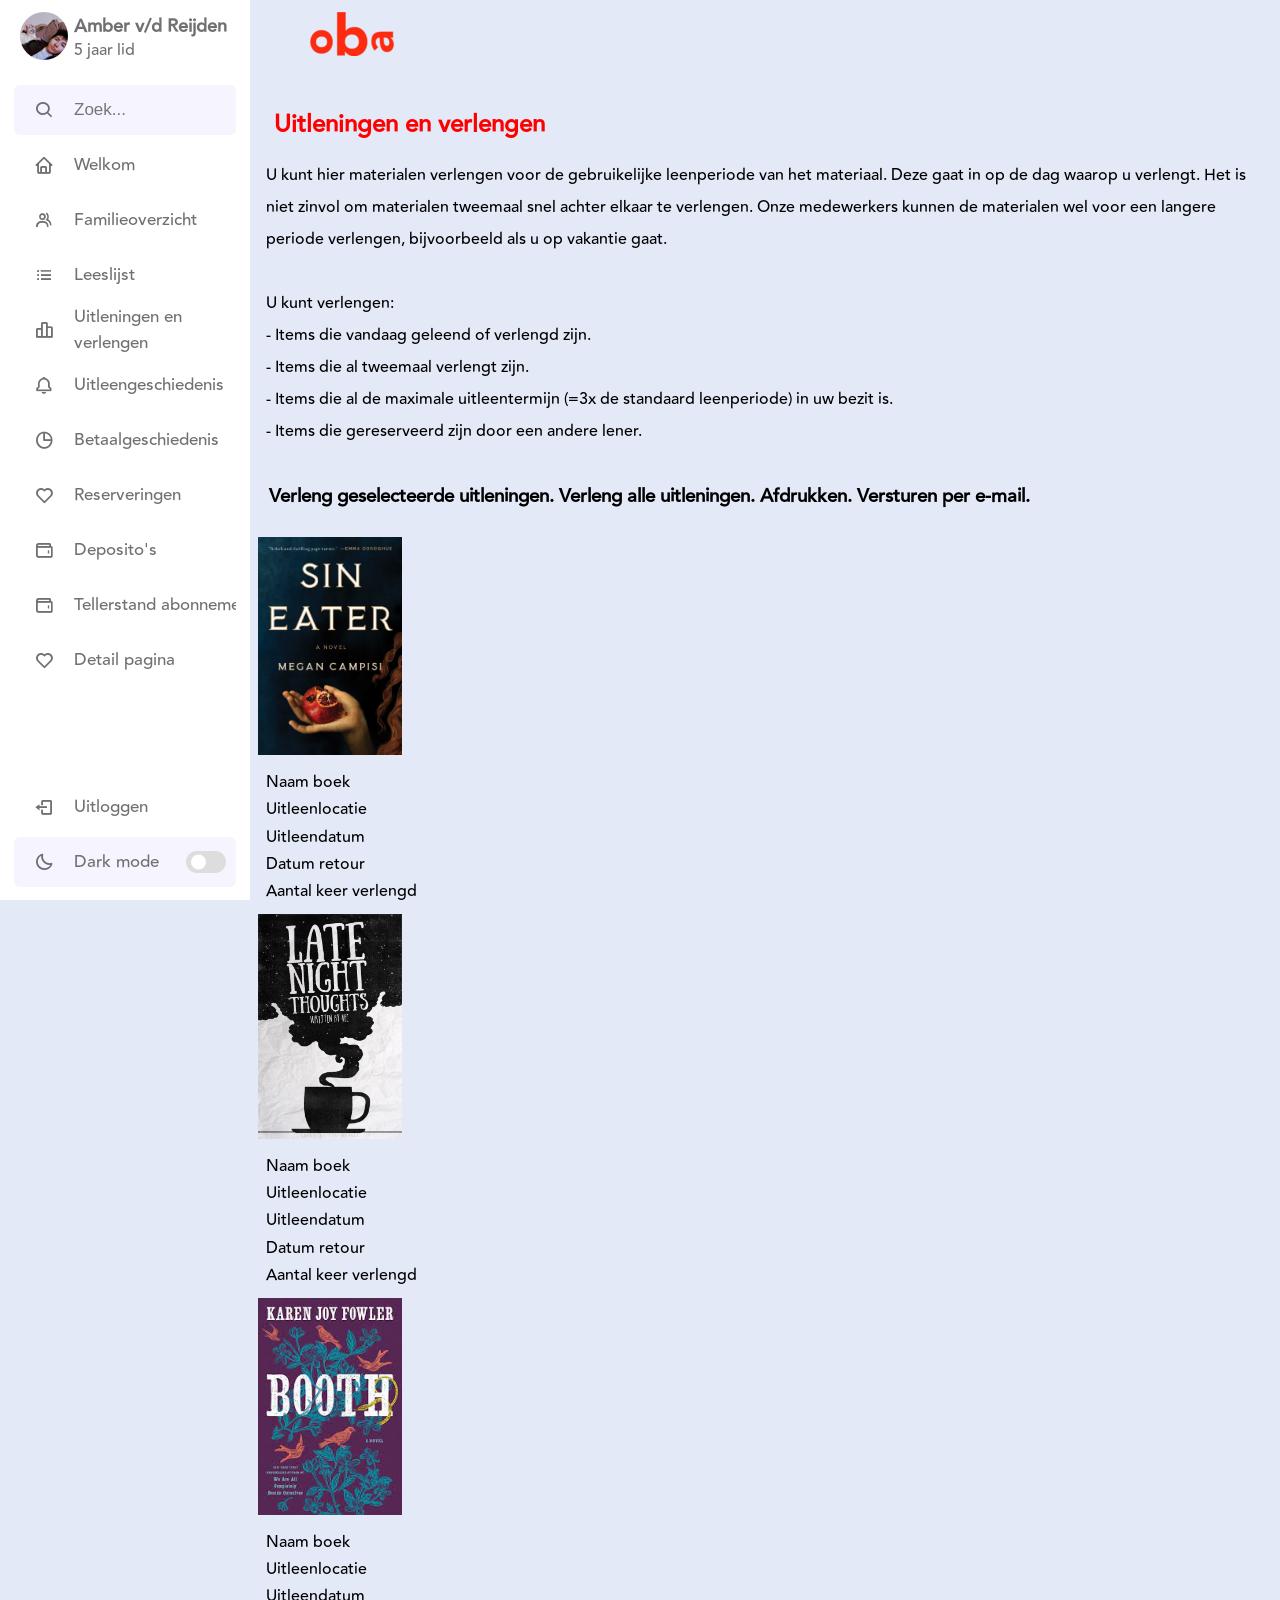
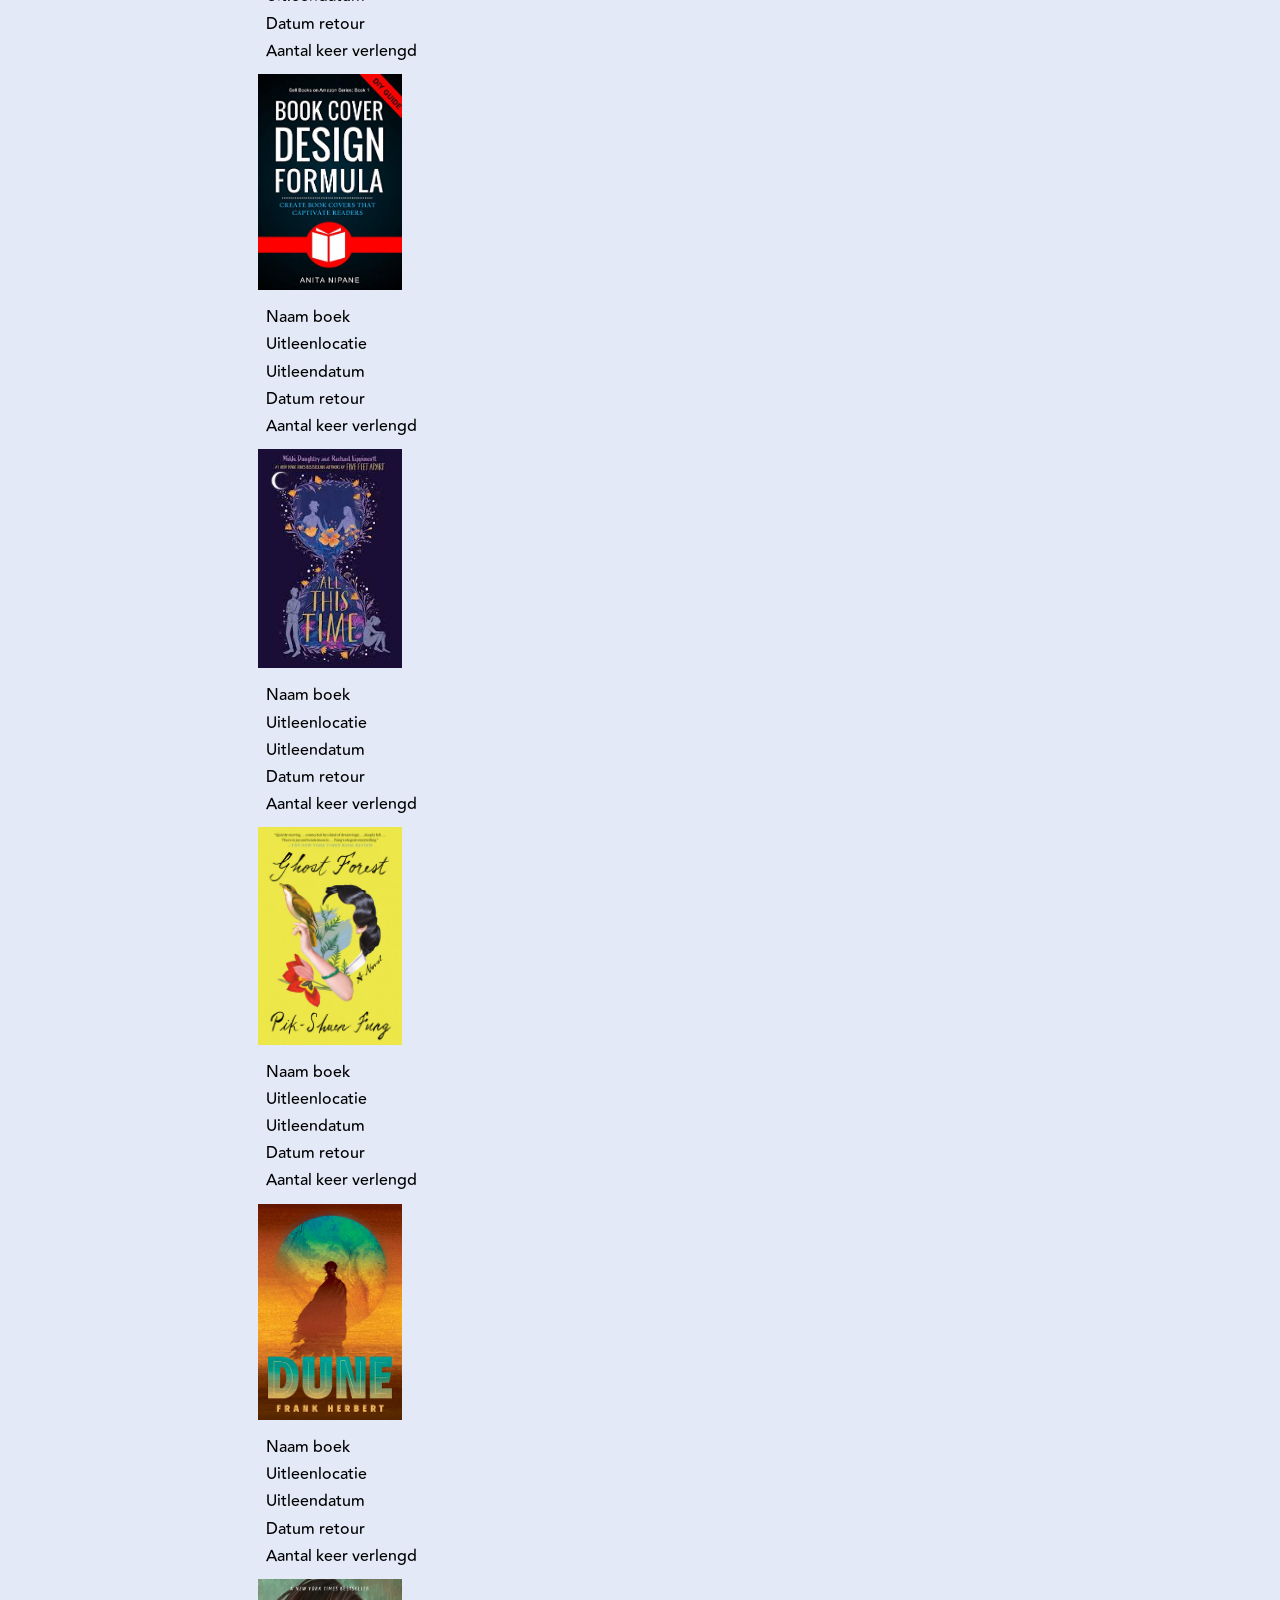
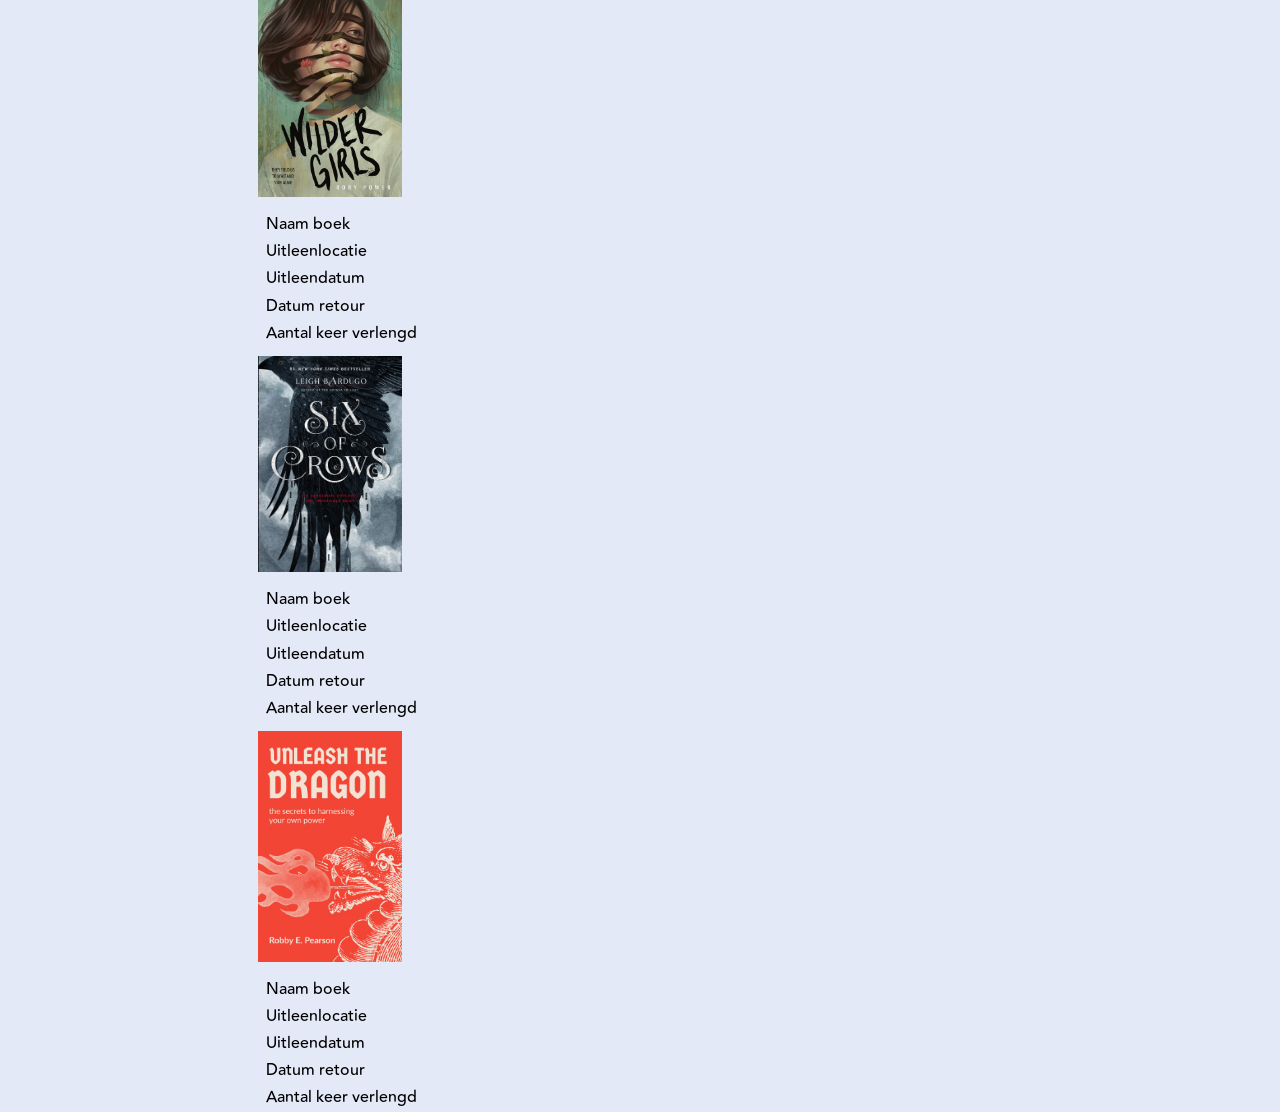
<file: uitleningen.html>
<!DOCTYPE html>
<html lang="nl">
<head>
    <meta charset="UTF-8">
    <meta http-equiv="X-UA-Compatible" content="IE=edge">
    <meta name="viewport" content="width=device-width, initial-scale=1.0">
    
    <!-- Link to CSS -->
    <link rel="stylesheet" href="./styles/uitleningen.css">
    
    <!-- Link to boxicons -->
    <link href='https://unpkg.com/boxicons@2.1.4/css/boxicons.min.css' rel='stylesheet'>

    <!-- Link to JavaScript script -->
    <script src="./script/script.js" defer></script>
    
    <title>Mijn.OBA</title> 
</head>
<body>
    <nav class="sidebar close">
        <header>
            <div class="image-text">
                <span class="image">
                    <img src="./image/AmberFoto.jpeg" alt="Gebruiker-foto">
                </span>

                <div class="text logo-text">
                    <span class="name">Amber v/d Reijden</span>
                    <span class="profession">5 jaar lid</span>
                </div>
            </div>

            <!-- <i class='bx bx-chevron-right toggle'></i> -->
        </header>

        <div class="menu-bar">
            <div class="menu">

                <li class="search-box">
                    <i class='bx bx-search icon'></i>
                    <input type="text" placeholder="Zoek...">
                </li>

                <ul class="menu-links">
                    <li class="nav-link">
                        <a href="./welkom.html">
                            <i class='bx bx-home icon'></i>
                            <span class="text nav-text">Welkom</span>
                        </a>
                    </li>

                    <li class="nav-link">
                        <a href="./familieoverzicht.html">
                            <i class='bx bx-group icon'></i>
                            <span class="text nav-text">Familieoverzicht</span>
                        </a>
                    </li>

                    <li class="nav-link">
                        <a href="./leeslijst.html">
                            <i class='bx bx-list-ul icon'></i>
                            <span class="text nav-text">Leeslijst</span>
                        </a>
                    </li>

                    <li class="nav-link">
                        <a href="./uitleningen.html">
                            <i class='bx bx-bar-chart-alt-2 icon' ></i>
                            <span class="text-long nav-text">Uitleningen en verlengen</span>
                        </a>
                    </li>

                    <li class="nav-link">
                        <a href="./uitleengeschiedenis.html">
                            <i class='bx bx-bell icon'></i>
                            <span class="text nav-text">Uitleengeschiedenis</span>
                        </a>
                    </li>

                    <li class="nav-link">
                        <a href="./betaalgeschiedenis.html">
                            <i class='bx bx-pie-chart-alt icon' ></i>
                            <span class="text nav-text">Betaalgeschiedenis</span>
                        </a>
                    </li>

                    <li class="nav-link">
                        <a href="./reserveringen.html">
                            <i class='bx bx-heart icon' ></i>
                            <span class="text nav-text">Reserveringen</span>
                        </a>
                    </li>

                    <li class="nav-link">
                        <a href="./deposito.html">
                            <i class='bx bx-wallet icon' ></i>
                            <span class="text nav-text">Deposito's</span>
                        </a>
                    </li>

                    <li class="nav-link">
                        <a href="./tellerstand.html">
                            <i class='bx bx-wallet icon' ></i>
                            <span class="text nav-text">Tellerstand abonnement</span>
                        </a>
                    </li>
                    <li class="nav-link">
                        <a href="./detail.html">
                            <i class='bx bx-heart icon' ></i>
                            <span class="text nav-text">Detail pagina</span>
                        </a>
                    </li>
                </ul>
            </div>

            <div class="bottom-content">
                <li class="">
                    <a href="#">
                        <i class='bx bx-log-out icon' ></i>
                        <span class="text nav-text">Uitloggen</span>
                    </a>
                </li>

                <li class="mode">
                    <div class="sun-moon">
                        <i class='bx bx-moon icon moon'></i>
                        <i class='bx bx-sun icon sun'></i>
                    </div>
                    <span class="mode-text text">Dark mode</span>

                    <div class="toggle-switch">
                        <span class="switch"></span>
                    </div>
                </li>
                
            </div>
        </div>

    </nav>

    <main>
    <section class="home">
        <div class="text"><img src="./image/oba_20.png" alt=""></div>

        <button>Menu</button>

        <section class="tekst">  
            <h2>Uitleningen en verlengen</h2>
                <p>U kunt hier materialen verlengen voor de gebruikelijke leenperiode van het materiaal. Deze gaat in op de dag waarop u verlengt. Het is niet zinvol om materialen tweemaal snel achter elkaar te verlengen. Onze medewerkers kunnen de materialen wel voor een langere periode verlengen, bijvoorbeeld als u op vakantie gaat.</p>
                <p>U kunt verlengen: 
                    - Items die vandaag geleend of verlengd zijn. 
                    - Items die al tweemaal verlengt zijn. 
                    - Items die al de maximale uitleentermijn (=3x de standaard leenperiode) in uw bezit is. 
                    - Items die gereserveerd zijn door een andere lener. 
                </p>
            <h3>Verleng geselecteerde uitleningen. Verleng alle uitleningen. Afdrukken. Versturen per e-mail.</h3>    
        </section> 

    <section class="book-overview">
                <ul class="book-list">
                    <li>
                        <img src="./image/book1.jpg" alt="" id="book-img">
                        <p>Naam boek</p>
                        <p>Uitleenlocatie</p>
                        <p>Uitleendatum</p>
                        <p>Datum retour</p>
                        <p>Aantal keer verlengd</p>
                    </li>
                    <li>
                        <img src="./image/book2.jpg" alt="" id="book-img">
                        <p>Naam boek</p>
                        <p>Uitleenlocatie</p>
                        <p>Uitleendatum</p>
                        <p>Datum retour</p>
                        <p>Aantal keer verlengd</p>
                    </li>
                    <li>
                        <img src="./image/book3.jpg" alt="" id="book-img">
                        <p>Naam boek</p>
                        <p>Uitleenlocatie</p>
                        <p>Uitleendatum</p>
                        <p>Datum retour</p>
                        <p>Aantal keer verlengd</p>
                    </li>
                    <li>
                        <img src="./image/book4.jpg" alt="" id="book-img">
                        <p>Naam boek</p>
                        <p>Uitleenlocatie</p>
                        <p>Uitleendatum</p>
                        <p>Datum retour</p>
                        <p>Aantal keer verlengd</p>
                    </li>
                    <li>
                        <img src="./image/book5.jpg" alt="" id="book-img">
                        <p>Naam boek</p>
                        <p>Uitleenlocatie</p>
                        <p>Uitleendatum</p>
                        <p>Datum retour</p>
                        <p>Aantal keer verlengd</p>
                    </li>
                    <li>
                        <img src="./image/book6.jpg" alt="" id="book-img">
                        <p>Naam boek</p>
                        <p>Uitleenlocatie</p>
                        <p>Uitleendatum</p>
                        <p>Datum retour</p>
                        <p>Aantal keer verlengd</p>
                    </li>
                    <li>
                        <img src="./image/book7.jpg" alt="" id="book-img">
                        <p>Naam boek</p>
                        <p>Uitleenlocatie</p>
                        <p>Uitleendatum</p>
                        <p>Datum retour</p>
                        <p>Aantal keer verlengd</p>
                    </li>
                    <li>
                        <img src="./image/book8.jpg" alt="" id="book-img">
                        <p>Naam boek</p>
                        <p>Uitleenlocatie</p>
                        <p>Uitleendatum</p>
                        <p>Datum retour</p>
                        <p>Aantal keer verlengd</p>
                    </li>
                    <li>
                        <img src="./image/book9.jpg" alt="" id="book-img">
                        <p>Naam boek</p>
                        <p>Uitleenlocatie</p>
                        <p>Uitleendatum</p>
                        <p>Datum retour</p>
                        <p>Aantal keer verlengd</p>
                    </li>
                    <li>
                        <img src="./image/book10.jpg" alt="" id="book-img">
                        <p>Naam boek</p>
                        <p>Uitleenlocatie</p>
                        <p>Uitleendatum</p>
                        <p>Datum retour</p>
                        <p>Aantal keer verlengd</p>
                    </li>
                </ul>
    </section>
    </section>

    </main>
 
    

    
</body>
</html>
</file>
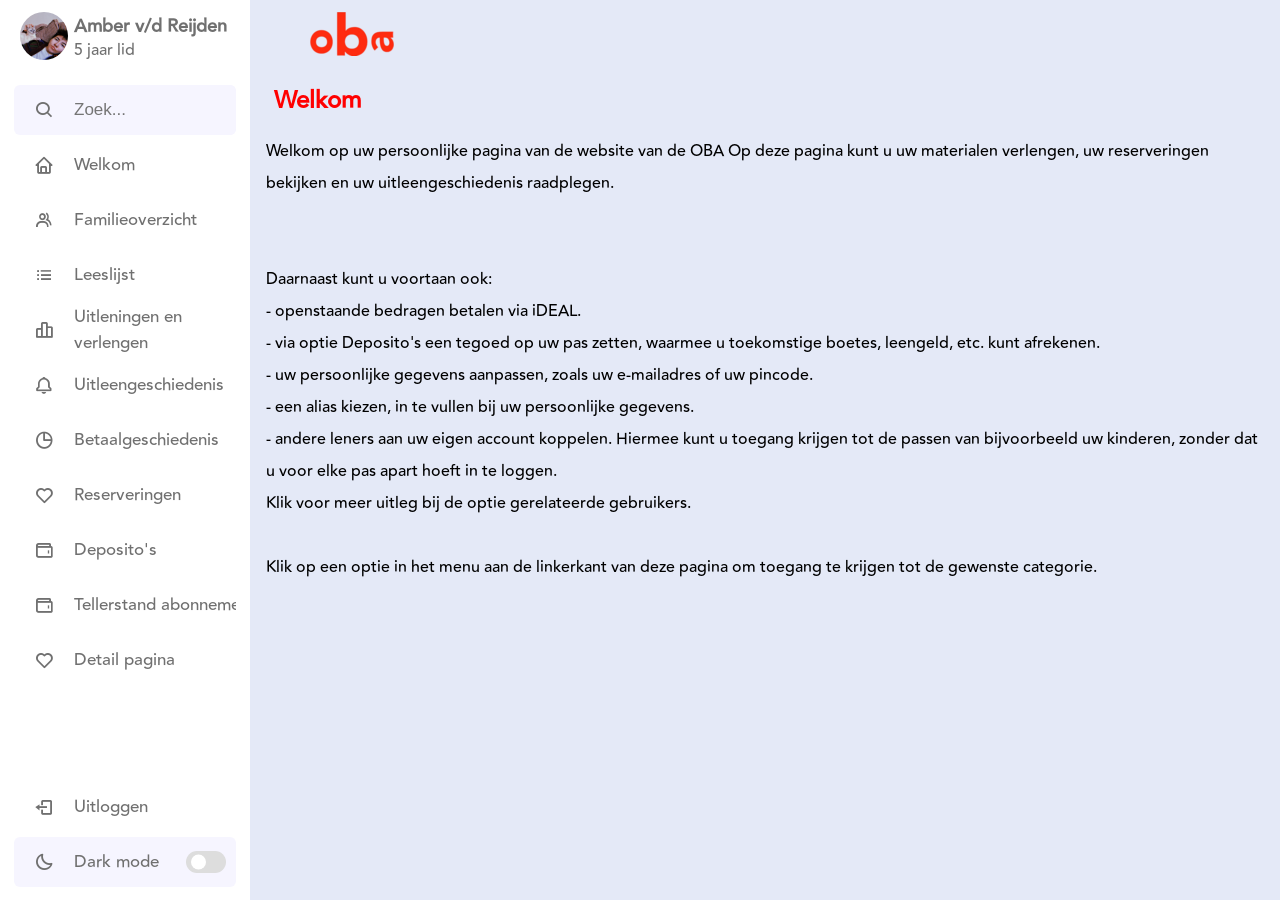
<file: welkom.html>
<!DOCTYPE html>
<html lang="nl">
<head>
    <meta charset="UTF-8">
    <meta http-equiv="X-UA-Compatible" content="IE=edge">
    <meta name="viewport" content="width=device-width, initial-scale=1.0">
    
    <!-- Link to CSS -->
    <link rel="stylesheet" href="./styles/welkom.css">
    
    <!-- Link to boxicons -->
    <link href='https://unpkg.com/boxicons@2.1.4/css/boxicons.min.css' rel='stylesheet'>

    <!-- Link to JavaScript script -->
    <script src="./script/script.js" defer></script>
    
    <title>Mijn.OBA</title> 
</head>
<body>

    <nav class="sidebar close">
        <header>
            <div class="image-text">
                <span class="image">
                    <img src="./image/AmberFoto.jpeg" alt="Gebruiker-foto">
                </span>

                <div class="text logo-text">
                    <span class="name">Amber v/d Reijden</span>
                    <span class="profession">5 jaar lid</span>
                </div>
            </div>

            <!-- <i class='bx bx-chevron-right toggle'></i> -->
        </header>

        <div class="menu-bar">
            <div class="menu">

                <li class="search-box">
                    <i class='bx bx-search icon'></i>
                    <input type="text" placeholder="Zoek...">
                </li>

                <ul class="menu-links">
                    <li class="nav-link">
                        <a href="./welkom.html">
                            <i class='bx bx-home icon'></i>
                            <span class="text nav-text">Welkom</span>
                        </a>
                    </li>

                    <li class="nav-link">
                        <a href="./familieoverzicht.html">
                            <i class='bx bx-group icon'></i>
                            <span class="text nav-text">Familieoverzicht</span>
                        </a>
                    </li>

                    <li class="nav-link">
                        <a href="./leeslijst.html">
                            <i class='bx bx-list-ul icon'></i>
                            <span class="text nav-text">Leeslijst</span>
                        </a>
                    </li>

                    <li class="nav-link">
                        <a href="./uitleningen.html">
                            <i class='bx bx-bar-chart-alt-2 icon' ></i>
                            <span class="text-long nav-text">Uitleningen en verlengen</span>
                        </a>
                    </li>

                    <li class="nav-link">
                        <a href="./uitleengeschiedenis.html">
                            <i class='bx bx-bell icon'></i>
                            <span class="text nav-text">Uitleengeschiedenis</span>
                        </a>
                    </li>

                    <li class="nav-link">
                        <a href="./betaalgeschiedenis.html">
                            <i class='bx bx-pie-chart-alt icon' ></i>
                            <span class="text nav-text">Betaalgeschiedenis</span>
                        </a>
                    </li>

                    <li class="nav-link">
                        <a href="./reserveringen.html">
                            <i class='bx bx-heart icon' ></i>
                            <span class="text nav-text">Reserveringen</span>
                        </a>
                    </li>

                    <li class="nav-link">
                        <a href="./deposito.html">
                            <i class='bx bx-wallet icon' ></i>
                            <span class="text nav-text">Deposito's</span>
                        </a>
                    </li>

                    <li class="nav-link">
                        <a href="./tellerstand.html">
                            <i class='bx bx-wallet icon' ></i>
                            <span class="text nav-text">Tellerstand abonnement</span>
                        </a>
                    </li>
                    <li class="nav-link">
                        <a href="./detail.html">
                            <i class='bx bx-heart icon' ></i>
                            <span class="text nav-text">Detail pagina</span>
                        </a>
                    </li>
                </ul>
            </div>

            <div class="bottom-content">
                <li class="">
                    <a href="#">
                        <i class='bx bx-log-out icon' ></i>
                        <span class="text nav-text">Uitloggen</span>
                    </a>
                </li>

                <li class="mode">
                    <div class="sun-moon">
                        <i class='bx bx-moon icon moon'></i>
                        <i class='bx bx-sun icon sun'></i>
                    </div>
                    <span class="mode-text text">Dark mode</span>

                    <div class="toggle-switch">
                        <span class="switch"></span>
                    </div>
                </li>
                
            </div>
        </div>

    </nav>

    <main>
        <section class="home">
            <div class="text"><img src="./image/oba_20.png" alt=""></div>
    
            <h2>
                Welkom
            </h2>
            <p>Welkom op uw persoonlijke pagina van de website van de OBA Op deze pagina kunt u uw materialen verlengen, uw reserveringen bekijken en uw uitleengeschiedenis raadplegen. </p>
            <p>
                Daarnaast kunt u voortaan ook:  
               - openstaande bedragen betalen via iDEAL.   
               - via optie Deposito's een tegoed op uw pas zetten, waarmee u toekomstige boetes, leengeld, etc. kunt afrekenen.  
               - uw persoonlijke gegevens aanpassen, zoals uw e-mailadres of uw pincode. 
               - een alias kiezen, in te vullen bij uw persoonlijke gegevens. 
               - andere leners aan uw eigen account koppelen. Hiermee kunt u toegang krijgen tot de passen van bijvoorbeeld uw kinderen, zonder dat u voor elke pas apart hoeft in te loggen. 
               Klik voor meer uitleg bij de optie gerelateerde gebruikers.  
            </p>
            <p>Klik op een optie in het menu aan de linkerkant van deze pagina om toegang te krijgen tot de gewenste categorie.</p>
        

            
        </section>
        
    </main>

    

 
    
    <button>Menu</button>
    
</body>
</html>
</file>
<file: styles/inlogoba.css>
/* Fonts being used by the oba */
@font-face {
    font-family: AvenirRoman;
    src: url(../fonts/Avenir-roman.ttf);
}

@font-face {
    font-family: AvenirMedium;
    src: url(../fonts/Avenir-medium.ttf);
}

@font-face {
    font-family: AvenirBlack;
    src: url(../fonts/Avenir\ -black.ttf);
}

*{
    margin: 0;
    padding: 0;
    box-sizing: border-box;
    /* font-family: 'Poppins', sans-serif; */
}

body {
    /* background-color: #E4E9F7; */
    font-family: AvenirMedium;
}

body img {
    /* margin: 0.5em; */
}

h1 {
    text-align: center;
}

.profielen {
    text-align: center;

    display: flex;
    justify-content: center;

}
 
/* door flex wrap komen de list items onder elkaar te staan als deze niet meer op de pagina passen */
ul {    
    list-style: none;
    display:flex; 
    flex-wrap: wrap;
    justify-content: center;
    height: fit-content;
    column-gap: 1em;
    row-gap: 1em;
    padding: 1em; 
}

li {
    /* padding: 1em; */
    /* margin: 1em; */

    /* display: inline; */
    /* text-align: center; */
}

li a {
    display: flex;
    flex-direction: column-reverse;
    text-decoration: none;
    background-color: #F6F5FF;
    width: 10em;
    padding: 1em;
}

li a h2 {

}

li a img {
    width:100%;
    max-width: 10em;
    border-radius: 50%;
}

/* zorgt ervoor dat wanneer de pagina groter wordt dan 30em de ruimte tussen de colommen en rijen groter wordt */
@media (width > 30em) {
    ul{
        column-gap: 2em;
        row-gap: 2em;
        max-width: 48em; /* rijen worden niet breeder dan 48em */ 
    }
}
</file>
<file: styles/betaalgeschiedenis.css>
/* Fonts being used by the oba */
@font-face {
    font-family: AvenirRoman;
    src: url(../fonts/Avenir-roman.ttf);
}

@font-face {
    font-family: AvenirMedium;
    src: url(../fonts/Avenir-medium.ttf);
}

@font-face {
    font-family: AvenirBlack;
    src: url(../fonts/Avenir\ -black.ttf);
}

/* Custom properties */
/* :root {
    --red:#FF0000;
    --dark-color:#ce0000;
    --black:#000000;
    --gray:#666;
    /* --border: .1rem solid rgba(0,0,0,.1);
    --border-hover: .1rem solid var(--black);
    --box-shadow: 0 .5rem 1rem rgba(0,0,0,.1); 
} */

*{
    margin: 0;
    padding: 0;
    box-sizing: border-box;
    /* font-family: 'Poppins', sans-serif; */
}

:root{
    /* ===== Colors ===== */
    --body-color: #E4E9F7;
    --sidebar-color: #FFF;
    --primary-color: #FF0000;
    --primary-color-light: #F6F5FF;
    --toggle-color: #DDD;
    --text-color: #707070;

    /* ====== Transition ====== */
    --tran-03: all 0.2s ease;   
    --tran-03: all 0.3s ease;
    --tran-04: all 0.3s ease;
    --tran-05: all 0.3s ease;
}


body{
    min-height: 100vh;
    background-color: var(--body-color);
    transition: var(--tran-05);
    font-family: AvenirMedium;
}

::selection{
    background-color: var(--primary-color);
    color: #fff;
}

body.dark{
    --body-color: #18191a;
    --sidebar-color: #242526;
    --primary-color: #3a3b3c;
    --primary-color-light: #3a3b3c;
    --toggle-color: #fff;
    --text-color: #ccc;
}

/* ===== Sidebar ===== */
 .sidebar{
    position: fixed;
    top: 0;
    left: 0;
    height: 100%;
    width: 250px;
    padding: 10px 14px;
    background: var(--sidebar-color);
    transition: var(--tran-05);
    z-index: 100;  
}
/* .sidebar.close{
    width: 88px;
} */

/* ===== Reusable code - Here ===== */
.sidebar li{
    height: 50px;
    list-style: none;
    display: flex;
    align-items: center;
    margin-top: 5px;
}

.sidebar header .image,
.sidebar .icon{
    min-width: 60px;
    border-radius: 6px;
}

.sidebar .icon{
    min-width: 60px;
    border-radius: 6px;
    height: 100%;
    display: flex;
    align-items: center;
    justify-content: center;
    font-size: 20px;
}

.sidebar .text,
.sidebar .icon{
    color: var(--text-color);
    transition: var(--tran-03);
}

.sidebar .text{
    font-size: 17px;
    font-weight: 500;
    white-space: nowrap;
    opacity: 1;
}
/* .sidebar.close .text{
    opacity: 0;
} */

.sidebar .text-long,
.sidebar .icon{
    color: var(--text-color);
    transition: var(--tran-03);
}

.sidebar .text-long{
    font-size: 17px;
    font-weight: 500;
    resize: none;
    opacity: 1;
}
/* .sidebar.close .text-long{
    resize: none;
    opacity: 0;
} */

/* =========================== */

.sidebar header{
    position: relative;
}

.sidebar header .image-text{
    display: flex;
    align-items: center;
}
.sidebar header .logo-text{
    display: flex;
    flex-direction: column;
}
header .image-text .name {
    margin-top: 2px;
    font-size: 18px;
    font-weight: 600;
}

header .image-text .profession{
    font-size: 16px;
    margin-top: -2px;
    display: block;
}

.sidebar header .image{
    display: flex;
    align-items: center;
    justify-content: center;
}

.sidebar header .image img{
    width: 3rem;
    border-radius: 180px;
}

/* .sidebar header .toggle{
    position: absolute;
    top: 50%;
    right: -25px;
    transform: translateY(-50%) rotate(180deg);
    height: 25px;
    width: 25px;
    background-color: var(--primary-color);
    color: var(--sidebar-color);
    border-radius: 50%;
    display: flex;
    align-items: center;
    justify-content: center;
    font-size: 22px;
    cursor: pointer;
    transition: var(--tran-05);
} */

body.dark .sidebar header .toggle{
    color: var(--text-color);
}

/* .sidebar.close .toggle{
    transform: translateY(-50%) rotate(0deg);
} */

.sidebar .menu{
    margin-top: 18px;
}

.sidebar li.search-box{
    border-radius: 6px;
    background-color: var(--primary-color-light);
    cursor: pointer;
    transition: var(--tran-05);
}

.sidebar li.search-box input{
    height: 100%;
    width: 100%;
    outline: none;
    border: none;
    background-color: var(--primary-color-light);
    color: var(--text-color);
    border-radius: 6px;
    font-size: 17px;
    font-weight: 500;
    transition: var(--tran-05);
}
.sidebar li a{
    list-style: none;
    height: 100%;
    background-color: transparent;
    display: flex;
    align-items: center;
    height: 100%;
    width: 100%;
    border-radius: 6px;
    text-decoration: none;
    transition: var(--tran-03);
}

.sidebar li a:hover{
    background-color: var(--primary-color);
}
.sidebar li a:hover .icon,
.sidebar li a:hover .text{
    color: var(--sidebar-color);
}
body.dark .sidebar li a:hover .icon,
body.dark .sidebar li a:hover .text{
    color: var(--text-color);
}

.sidebar .menu-bar{
    height: calc(100% - 55px);
    display: flex;
    flex-direction: column;
    justify-content: space-between;
    overflow-y: scroll;
}
.menu-bar::-webkit-scrollbar{
    display: none;
}
.sidebar .menu-bar .mode{
    border-radius: 6px;
    background-color: var(--primary-color-light);
    position: relative;
    transition: var(--tran-05);
}

.menu-bar .mode .sun-moon{
    height: 50px;
    width: 60px;
}

.mode .sun-moon i{
    position: absolute;
}
.mode .sun-moon i.sun{
    opacity: 0;
}
body.dark .mode .sun-moon i.sun{
    opacity: 1;
}
body.dark .mode .sun-moon i.moon{
    opacity: 0;
}

.menu-bar .bottom-content .toggle-switch{
    position: absolute;
    right: 0;
    height: 100%;
    min-width: 60px;
    display: flex;
    align-items: center;
    justify-content: center;
    border-radius: 6px;
    cursor: pointer;
}
.toggle-switch .switch{
    position: relative;
    height: 22px;
    width: 40px;
    border-radius: 25px;
    background-color: var(--toggle-color);
    transition: var(--tran-05);
}

.switch::before{
    content: '';
    position: absolute;
    height: 15px;
    width: 15px;
    border-radius: 50%;
    top: 50%;
    left: 5px;
    transform: translateY(-50%);
    background-color: var(--sidebar-color);
    transition: var(--tran-04);
}

body.dark .switch::before{
    left: 20px;
}

.home{
    position: absolute;
    top: 0;
    top: 0;
    left: 250px;
    height: 100vh;
    width: calc(100% - 250px);
    background-color: var(--body-color);
    transition: var(--tran-05);
}
.home .text{
    font-size: 30px;
    font-weight: 500;
    color: var(--text-color);
    padding: 12px 60px;
}

/* .sidebar.close ~ .home{
    left: 78px;
    height: 100vh;
    width: calc(100% - 78px);
} */


body.dark .home .text{
    color: var(--text-color);
}

/* zorgt dat de button niet zichtbaar is na 30em */
button {
    visibility: hidden;
}
/* 
.sidebar.close .toggle {
    visibility: visible;
    position: fixed;
    top: 0;
    left: 0;
    height: 100%;
    width: 250px;
    padding: 10px 14px;
    background: var(--sidebar-color);
    transition: var(--tran-05);
    z-index: 100; 
} */


/* zorgt voor bepaalde acties als het scherm kleiner is dan 30em */
@media (width < 35em) {
   
    .home{
        left: 25px;
    }
    /* zorgt dat het menu niet zichtbaar is als het scherm kleiner is dan 30em  */
    .sidebar{
        visibility: hidden;
        position: fixed;
        top: 0;
        left: 0;
        height: 100%;
        width: 250px;
        padding: 10px 14px;
        background: var(--sidebar-color);
        transition: var(--tran-05);
        z-index: 100;  
        animation: Menu;
        animation-duration: 1s;
    }

    @keyframes Menu {
        0% {
            opacity: 100%;
        }

        100% {
            opacity: 0%;
        }
    }

    .sidebar.click{
        visibility: visible;
    }
    
    /* zorgt dat de button zichtbaar is als het scherm kleiner is dan 30em */
    button{
        visibility: visible;
        padding: 1em;
        border-style: solid;
        border-radius: 50%;
        position: fixed;
        top: 1em;
        right: 1em;
        z-index: 100;
    }
}

@media(width > 30em){
    .home{
        position: absolute;
        top: 0;
        top: 0;
        left: 250px;
        height: 100vh;
        width: calc(100% - 250px);
        background-color: var(--body-color);
        transition: var(--tran-05);
    }
}

h2{
    padding-left: 1em;
    color: var(--primary-color);
}

.tekst p{
    padding: 1em;
    white-space: pre-line;
    line-height: 2em;
}

.book-list p{
    padding-left: 1em;
    padding-bottom: 0.2em;
}

main ul.book-list{
    list-style: none;
    gap:1em;
    
}

main ul.book-list ul {
    list-style: none;
}

#book-img{
    max-width: 10em;
    padding: 0.5em;
}
</file>
<file: styles/deposito.css>
/* Fonts being used by the oba */
@font-face {
    font-family: AvenirRoman;
    src: url(../fonts/Avenir-roman.ttf);
}

@font-face {
    font-family: AvenirMedium;
    src: url(../fonts/Avenir-medium.ttf);
}

@font-face {
    font-family: AvenirBlack;
    src: url(../fonts/Avenir\ -black.ttf);
}

/* Custom properties */
/* :root {
    --red:#FF0000;
    --dark-color:#ce0000;
    --black:#000000;
    --gray:#666;
    /* --border: .1rem solid rgba(0,0,0,.1);
    --border-hover: .1rem solid var(--black);
    --box-shadow: 0 .5rem 1rem rgba(0,0,0,.1); 
} */

*{
    margin: 0;
    padding: 0;
    box-sizing: border-box;
    /* font-family: 'Poppins', sans-serif; */
}

:root{
    /* ===== Colors ===== */
    --body-color: #E4E9F7;
    --sidebar-color: #FFF;
    --primary-color: #FF0000;
    --primary-color-light: #F6F5FF;
    --toggle-color: #DDD;
    --text-color: #707070;

    /* ====== Transition ====== */
    --tran-03: all 0.2s ease;   
    --tran-03: all 0.3s ease;
    --tran-04: all 0.3s ease;
    --tran-05: all 0.3s ease;
}


body{
    min-height: 100vh;
    background-color: var(--body-color);
    transition: var(--tran-05);
    font-family: AvenirMedium;
}

::selection{
    background-color: var(--primary-color);
    color: #fff;
}

body.dark{
    --body-color: #18191a;
    --sidebar-color: #242526;
    --primary-color: #3a3b3c;
    --primary-color-light: #3a3b3c;
    --toggle-color: #fff;
    --text-color: #ccc;
}

/* ===== Sidebar ===== */
 .sidebar{
    position: fixed;
    top: 0;
    left: 0;
    height: 100%;
    width: 250px;
    padding: 10px 14px;
    background: var(--sidebar-color);
    transition: var(--tran-05);
    z-index: 100;  
}
/* .sidebar.close{
    width: 88px;
} */

/* ===== Reusable code - Here ===== */
.sidebar li{
    height: 50px;
    list-style: none;
    display: flex;
    align-items: center;
    margin-top: 5px;
}

.sidebar header .image,
.sidebar .icon{
    min-width: 60px;
    border-radius: 6px;
}

.sidebar .icon{
    min-width: 60px;
    border-radius: 6px;
    height: 100%;
    display: flex;
    align-items: center;
    justify-content: center;
    font-size: 20px;
}

.sidebar .text,
.sidebar .icon{
    color: var(--text-color);
    transition: var(--tran-03);
}

.sidebar .text{
    font-size: 17px;
    font-weight: 500;
    white-space: nowrap;
    opacity: 1;
}
/* .sidebar.close .text{
    opacity: 0;
} */

.sidebar .text-long,
.sidebar .icon{
    color: var(--text-color);
    transition: var(--tran-03);
}

.sidebar .text-long{
    font-size: 17px;
    font-weight: 500;
    resize: none;
    opacity: 1;
}
/* .sidebar.close .text-long{
    resize: none;
    opacity: 0;
} */

/* =========================== */

.sidebar header{
    position: relative;
}

.sidebar header .image-text{
    display: flex;
    align-items: center;
}
.sidebar header .logo-text{
    display: flex;
    flex-direction: column;
}
header .image-text .name {
    margin-top: 2px;
    font-size: 18px;
    font-weight: 600;
}

header .image-text .profession{
    font-size: 16px;
    margin-top: -2px;
    display: block;
}

.sidebar header .image{
    display: flex;
    align-items: center;
    justify-content: center;
}

.sidebar header .image img{
    width: 3rem;
    border-radius: 180px;
}

/* .sidebar header .toggle{
    position: absolute;
    top: 50%;
    right: -25px;
    transform: translateY(-50%) rotate(180deg);
    height: 25px;
    width: 25px;
    background-color: var(--primary-color);
    color: var(--sidebar-color);
    border-radius: 50%;
    display: flex;
    align-items: center;
    justify-content: center;
    font-size: 22px;
    cursor: pointer;
    transition: var(--tran-05);
} */

body.dark .sidebar header .toggle{
    color: var(--text-color);
}

/* .sidebar.close .toggle{
    transform: translateY(-50%) rotate(0deg);
} */

.sidebar .menu{
    margin-top: 18px;
}

.sidebar li.search-box{
    border-radius: 6px;
    background-color: var(--primary-color-light);
    cursor: pointer;
    transition: var(--tran-05);
}

.sidebar li.search-box input{
    height: 100%;
    width: 100%;
    outline: none;
    border: none;
    background-color: var(--primary-color-light);
    color: var(--text-color);
    border-radius: 6px;
    font-size: 17px;
    font-weight: 500;
    transition: var(--tran-05);
}
.sidebar li a{
    list-style: none;
    height: 100%;
    background-color: transparent;
    display: flex;
    align-items: center;
    height: 100%;
    width: 100%;
    border-radius: 6px;
    text-decoration: none;
    transition: var(--tran-03);
}

.sidebar li a:hover{
    background-color: var(--primary-color);
}
.sidebar li a:hover .icon,
.sidebar li a:hover .text{
    color: var(--sidebar-color);
}
body.dark .sidebar li a:hover .icon,
body.dark .sidebar li a:hover .text{
    color: var(--text-color);
}

.sidebar .menu-bar{
    height: calc(100% - 55px);
    display: flex;
    flex-direction: column;
    justify-content: space-between;
    overflow-y: scroll;
}
.menu-bar::-webkit-scrollbar{
    display: none;
}
.sidebar .menu-bar .mode{
    border-radius: 6px;
    background-color: var(--primary-color-light);
    position: relative;
    transition: var(--tran-05);
}

.menu-bar .mode .sun-moon{
    height: 50px;
    width: 60px;
}

.mode .sun-moon i{
    position: absolute;
}
.mode .sun-moon i.sun{
    opacity: 0;
}
body.dark .mode .sun-moon i.sun{
    opacity: 1;
}
body.dark .mode .sun-moon i.moon{
    opacity: 0;
}

.menu-bar .bottom-content .toggle-switch{
    position: absolute;
    right: 0;
    height: 100%;
    min-width: 60px;
    display: flex;
    align-items: center;
    justify-content: center;
    border-radius: 6px;
    cursor: pointer;
}
.toggle-switch .switch{
    position: relative;
    height: 22px;
    width: 40px;
    border-radius: 25px;
    background-color: var(--toggle-color);
    transition: var(--tran-05);
}

.switch::before{
    content: '';
    position: absolute;
    height: 15px;
    width: 15px;
    border-radius: 50%;
    top: 50%;
    left: 5px;
    transform: translateY(-50%);
    background-color: var(--sidebar-color);
    transition: var(--tran-04);
}

body.dark .switch::before{
    left: 20px;
}

.home{
    position: absolute;
    top: 0;
    top: 0;
    left: 250px;
    height: 100vh;
    width: calc(100% - 250px);
    background-color: var(--body-color);
    transition: var(--tran-05);
}
.home .text{
    font-size: 30px;
    font-weight: 500;
    color: var(--text-color);
    padding: 12px 60px;
}

/* .sidebar.close ~ .home{
    left: 78px;
    height: 100vh;
    width: calc(100% - 78px);
} */


body.dark .home .text{
    color: var(--text-color);
}

/* zorgt dat de button niet zichtbaar is na 30em */
button {
    visibility: hidden;
}
/* 
.sidebar.close .toggle {
    visibility: visible;
    position: fixed;
    top: 0;
    left: 0;
    height: 100%;
    width: 250px;
    padding: 10px 14px;
    background: var(--sidebar-color);
    transition: var(--tran-05);
    z-index: 100; 
} */


/* zorgt voor bepaalde acties als het scherm kleiner is dan 30em */
@media (width < 30em) {
   
    /* zorgt dat het menu niet zichtbaar is als het scherm kleiner is dan 30em  */
    .sidebar{
        visibility: hidden;
        position: fixed;
        top: 0;
        left: 0;
        height: 100%;
        width: 250px;
        padding: 10px 14px;
        background: var(--sidebar-color);
        transition: var(--tran-05);
        z-index: 100;  
    }

    .sidebar.click{
        visibility: visible;
    }
    
    /* zorgt dat de button zichtbaar is als het scherm kleiner is dan 30em */
    button{
        visibility: visible;
        padding: 1em;
        border-style: solid;
        border-radius: 50%;
    }
}
</file>
<file: styles/detail.css>
/* Fonts being used by the oba */
@font-face {
    font-family: AvenirRoman;
    src: url(../fonts/Avenir-roman.ttf);
}

@font-face {
    font-family: AvenirMedium;
    src: url(../fonts/Avenir-medium.ttf);
}

@font-face {
    font-family: AvenirBlack;
    src: url(../fonts/Avenir\ -black.ttf);
}

/* Custom properties */
/* :root {
    --red:#FF0000;
    --dark-color:#ce0000;
    --black:#000000;
    --gray:#666;
    /* --border: .1rem solid rgba(0,0,0,.1);
    --border-hover: .1rem solid var(--black);
    --box-shadow: 0 .5rem 1rem rgba(0,0,0,.1); 
} */

*{
    margin: 0;
    padding: 0;
    box-sizing: border-box;
    /* font-family: 'Poppins', sans-serif; */
}

:root{
    /* ===== Colors ===== */
    --body-color: #E4E9F7;
    --sidebar-color: #FFF;
    --primary-color: #FF0000;
    --primary-color-light: #F6F5FF;
    --toggle-color: #DDD;
    --text-color: #707070;

    /* ====== Transition ====== */
    --tran-03: all 0.2s ease;   
    --tran-03: all 0.3s ease;
    --tran-04: all 0.3s ease;
    --tran-05: all 0.3s ease;
}


body{
    min-height: 100vh;
    background-color: var(--body-color);
    transition: var(--tran-05);
    font-family: AvenirMedium;
}

::selection{
    background-color: var(--primary-color);
    color: #fff;
}

body.dark{
    --body-color: #18191a;
    --sidebar-color: #242526;
    --primary-color: #3a3b3c;
    --primary-color-light: #3a3b3c;
    --toggle-color: #fff;
    --text-color: #ccc;
}

/* ===== Sidebar ===== */
.sidebar{
    position: fixed;
    top: 0;
    left: 0;
    height: 100%;
    width: 250px;
    padding: 10px 14px;
    background: var(--sidebar-color);
    transition: var(--tran-05);
    z-index: 100;  
    animation: Menu2;
    animation-duration: 1s;
}


@keyframes Menu2 {
    0% {
        opacity: 0%;
    }

    100% {
        opacity: 100%;
    }
}

/* .sidebar.close{
    width: 88px;
} */

/* ===== Reusable code - Here ===== */
.sidebar li{
    height: 50px;
    list-style: none;
    display: flex;
    align-items: center;
    margin-top: 5px;
}

.sidebar header .image,
.sidebar .icon{
    min-width: 60px;
    border-radius: 6px;
}

.sidebar .icon{
    min-width: 60px;
    border-radius: 6px;
    height: 100%;
    display: flex;
    align-items: center;
    justify-content: center;
    font-size: 20px;
}

.sidebar .text,
.sidebar .icon{
    color: var(--text-color);
    transition: var(--tran-03);
}

.sidebar .text{
    font-size: 17px;
    font-weight: 500;
    white-space: nowrap;
    opacity: 1;
}
/* .sidebar.close .text{
    opacity: 0;
} */

.sidebar .text-long,
.sidebar .icon{
    color: var(--text-color);
    transition: var(--tran-03);
}

.sidebar .text-long{
    font-size: 17px;
    font-weight: 500;
    resize: none;
    opacity: 1;
}
/* .sidebar.close .text-long{
    resize: none;
    opacity: 0;
} */

/* =========================== */

.sidebar header{
    position: relative;
}

.sidebar header .image-text{
    display: flex;
    align-items: center;
}
.sidebar header .logo-text{
    display: flex;
    flex-direction: column;
}
header .image-text .name {
    margin-top: 2px;
    font-size: 18px;
    font-weight: 600;
}

header .image-text .profession{
    font-size: 16px;
    margin-top: -2px;
    display: block;
}

.sidebar header .image{
    display: flex;
    align-items: center;
    justify-content: center;
}

.sidebar header .image img{
    width: 3rem;
    border-radius: 180px;
}

/* .sidebar header .toggle{
    position: absolute;
    top: 50%;
    right: -25px;
    transform: translateY(-50%) rotate(180deg);
    height: 25px;
    width: 25px;
    background-color: var(--primary-color);
    color: var(--sidebar-color);
    border-radius: 50%;
    display: flex;
    align-items: center;
    justify-content: center;
    font-size: 22px;
    cursor: pointer;
    transition: var(--tran-05);
} */

body.dark .sidebar header .toggle{
    color: var(--text-color);
}

/* .sidebar.close .toggle{
    transform: translateY(-50%) rotate(0deg);
} */

.sidebar .menu{
    margin-top: 18px;
}

.sidebar li.search-box{
    border-radius: 6px;
    background-color: var(--primary-color-light);
    cursor: pointer;
    transition: var(--tran-05);
}

.sidebar li.search-box input{
    height: 100%;
    width: 100%;
    outline: none;
    border: none;
    background-color: var(--primary-color-light);
    color: var(--text-color);
    border-radius: 6px;
    font-size: 17px;
    font-weight: 500;
    transition: var(--tran-05);
}
.sidebar li a{
    list-style: none;
    height: 100%;
    background-color: transparent;
    display: flex;
    align-items: center;
    height: 100%;
    width: 100%;
    border-radius: 6px;
    text-decoration: none;
    transition: var(--tran-03);
}

.sidebar li a:hover{
    background-color: var(--primary-color);
}
.sidebar li a:hover .icon,
.sidebar li a:hover .text{
    color: var(--sidebar-color);
}
body.dark .sidebar li a:hover .icon,
body.dark .sidebar li a:hover .text{
    color: var(--text-color);
}

.sidebar .menu-bar{
    height: calc(100% - 55px);
    display: flex;
    flex-direction: column;
    justify-content: space-between;
    overflow-y: scroll;

}
.menu-bar::-webkit-scrollbar{
    display: none;
}
.sidebar .menu-bar .mode{
    border-radius: 6px;
    background-color: var(--primary-color-light);
    position: relative;
    transition: var(--tran-05);
}

.menu-bar .mode .sun-moon{
    height: 50px;
    width: 60px;
}

.mode .sun-moon i{
    position: absolute;
}
.mode .sun-moon i.sun{
    opacity: 0;
}
body.dark .mode .sun-moon i.sun{
    opacity: 1;
}
body.dark .mode .sun-moon i.moon{
    opacity: 0;
}

.menu-bar .bottom-content .toggle-switch{
    position: absolute;
    right: 0;
    height: 100%;
    min-width: 60px;
    display: flex;
    align-items: center;
    justify-content: center;
    border-radius: 6px;
    cursor: pointer;
}
.toggle-switch .switch{
    position: relative;
    height: 22px;
    width: 40px;
    border-radius: 25px;
    background-color: var(--toggle-color);
    transition: var(--tran-05);
}

.switch::before{
    content: '';
    position: absolute;
    height: 15px;
    width: 15px;
    border-radius: 50%;
    top: 50%;
    left: 5px;
    transform: translateY(-50%);
    background-color: var(--sidebar-color);
    transition: var(--tran-04);
}

body.dark .switch::before{
    left: 20px;
}


.home{
    position: absolute;
    top: 0;
    top: 0;
    height: 100vh;
    background-color: var(--body-color);
    transition: var(--tran-05);
}

.home .text{
    font-size: 30px;
    font-weight: 500;
    color: var(--text-color);
    padding: 12px 60px;
}

/* .sidebar.close ~ .home{
    left: 78px;
    height: 100vh;
    width: calc(100% - 78px);
} */


body.dark .home .text{
    color: var(--text-color);
}

/* zorgt dat de button niet zichtbaar is na 30em */
/* button {
    visibility: hidden;
} */
/* 
.sidebar.close .toggle {
    visibility: visible;
    position: fixed;
    top: 0;
    left: 0;
    height: 100%;
    width: 250px;
    padding: 10px 14px;
    background: var(--sidebar-color);
    transition: var(--tran-05);
    z-index: 100; 
} */


/* zorgt voor bepaalde acties als het scherm kleiner is dan 35em */
@media (width < 35em) {
   
    .home{
        left: 25px;
    }
    /* zorgt dat het menu niet zichtbaar is als het scherm kleiner is dan 35em  */
    .sidebar{
        visibility: hidden;
        position: fixed;
        top: 0;
        left: 0;
        height: 100%;
        width: 250px;
        padding: 10px 14px;
        background: var(--sidebar-color);
        transition: var(--tran-05);
        z-index: 100;  
        animation: Menu;
        animation-duration: 1s;
    }

    @keyframes Menu {
        0% {
            opacity: 100%;
        }

        100% {
            opacity: 0%;
        }
    }

    .sidebar.click{
        visibility: visible;
    }
    
    /* zorgt dat de button zichtbaar is als het scherm kleiner is dan 35em */
    button{
        visibility: visible;
        padding: 1em;
        border-style: solid;
        border-radius: 50%;
        position: fixed;
        top: 1em;
        right: 1em;
        z-index: 100;
    }
}

@media(width > 35em){
    .home{
        position: absolute;
        top: 0;
        top: 0;
        left: 250px;
        height: 100vh;
        width: calc(100% - 250px);
        background-color: var(--body-color);
        transition: var(--tran-05);
    }
}

h1{
    padding-top: .5em;
    font-size: 2.5em;
    max-width: 20em;
}

h2{
    padding-bottom: 1.5em;
    max-width: 20em;
}

h3{
    padding: 1.7em 0 .5em 0;
}

h3.aanbevolen{
    margin-left: 1em;
}

p.info{
    max-width: 25em;
    padding: .5em 0 .5em 0;
    margin-top: 1.5em;
}

.grid {
    display: grid;
    grid-template-columns: 1fr 2fr 1fr;
    grid-template-areas: 
    "image info onder"
    "rechtsonder reviews reviews";
gap:1.5em;

    padding:1.5em;
}

.adress{
    margin-left: 1.5em;
    padding: .5em 0 .5em 0;
}

.genre{
    background-color: rgb(75, 170, 50);
    border-radius: 20%;
    color: black;
    padding: .5em 0 .5em 0;
    margin: .5em .5em .5em 0;
    text-decoration: none;
    font-size: 1.15em;
}

.genre:hover{
    color: #eeeded;
    text-decoration: underline;
}

a.genre{
    padding: .5em;
}

.reserveren{
    background-color: var(--primary-color-light);
    border-radius: 20%;
    border: solid;
    color: black;
    padding: .5em 0 .5em 0;
    margin: 0 .5em .5em 0;
    font-size: 1.15em;
    text-decoration: none;
}

.reserveren:hover{
    background-color: #eeeded;
    text-decoration: underline;
}

a.reserveren{
    padding: .5em;
}

.beschikbaarheid{
    max-height: 200px;
    overflow-y: scroll;
    border-radius: 5%;
    border: solid;
    margin-bottom: 1.5em;
    padding-left: .5em;
    grid-area: rechtsonder;
}

p.beschikbaarheid{
    padding: .5em;
    white-space: pre-line;
    max-width: 15em;
}

.recensies{
    padding: .5em 0 .5em 0;
    grid-area: reviews;
    margin-left: 1.5em;
    max-width: 25em;
}

a.librarything{
    color: black;
    padding: .5em 0 .5em 0;
    margin: .5em .5em .5em 0;
    text-decoration: none;
}

a.librarything:hover{
    background-color: #eeeded;
    text-decoration: underline;
}

#books{
    max-width: 20em;
    width: 100%;
    place-items: center;
    margin-left: 1.5em;
    grid-area: image;
}

.book-s{
    grid-area: info;
    margin-left: 1.5em;
    max-width: 25em;
}

.row3{
    grid-area: onder;
    gap:1em;
    padding-left: 1.5em;
    max-width: 20em;
    justify-self: left; 
}

p.aanbevolen{
    color: #FF0000;
    margin-left: 1.5em;
}

button{
    background-color: var(--primary-color-light);
    padding: 1em;
    margin: 1em;
    position: relative;
        bottom: 90em;
        left: 80em;
    border-radius: 20%;
    border: solid;
    max-height: 3em;
    
}

button:hover{
    
    box-shadow: 0 0.5em 0.5em -0.4em rgb(230, 0, 130) ;
   transform: translateY(-0.25em)
}

button.like {
    background-color: deeppink;
}

button.like i {
    color:white;
}

li:hover{
    transform: translateY(-1em)
}

@media(width < 37.5em){
    button{
        top: 5em;
        right: 0.1em;
    border-radius: 20%;
    }
}



main ul.book-list{
    list-style: none;
    display: flex;
    overflow-x: scroll;
    gap:1em;
    scroll-snap-type:x mandatory;
    overscroll-behavior-x: contain;
    padding-left: 1em;
    
}


.book-list li{
    background-color: var(--primary-color-light);
}

main ul.book-list ul {
    list-style: none;
    
}

#book-img{
    max-width: 10em;
    padding: 1em;
}


.recomended {
    width:100%;
    overflow:auto;
    margin-left: 1.5em;
}
</file>
<file: styles/familieoverzicht.css>
/* Fonts being used by the oba */
@font-face {
    font-family: AvenirRoman;
    src: url(../fonts/Avenir-roman.ttf);
}

@font-face {
    font-family: AvenirMedium;
    src: url(../fonts/Avenir-medium.ttf);
}

@font-face {
    font-family: AvenirBlack;
    src: url(../fonts/Avenir\ -black.ttf);
}

/* Custom properties */
/* :root {
    --red:#FF0000;
    --dark-color:#ce0000;
    --black:#000000;
    --gray:#666;
    /* --border: .1rem solid rgba(0,0,0,.1);
    --border-hover: .1rem solid var(--black);
    --box-shadow: 0 .5rem 1rem rgba(0,0,0,.1); 
} */

*{
    margin: 0;
    padding: 0;
    box-sizing: border-box;
    /* font-family: 'Poppins', sans-serif; */
}

:root{
    /* ===== Colors ===== */
    --body-color: #E4E9F7;
    --sidebar-color: #FFF;
    --primary-color: #FF0000;
    --primary-color-light: #F6F5FF;
    --toggle-color: #DDD;
    --text-color: #707070;

    /* ====== Transition ====== */
    --tran-03: all 0.2s ease;   
    --tran-03: all 0.3s ease;
    --tran-04: all 0.3s ease;
    --tran-05: all 0.3s ease;
}


body{
    min-height: 100vh;
    background-color: var(--body-color);
    transition: var(--tran-05);
    font-family: AvenirMedium;
}

::selection{
    background-color: var(--primary-color);
    color: #fff;
}

body.dark{
    --body-color: #18191a;
    --sidebar-color: #242526;
    --primary-color: #3a3b3c;
    --primary-color-light: #3a3b3c;
    --toggle-color: #fff;
    --text-color: #ccc;
}

/* ===== Sidebar ===== */
 .sidebar{
    position: fixed;
    top: 0;
    left: 0;
    height: 100%;
    width: 250px;
    padding: 10px 14px;
    background: var(--sidebar-color);
    transition: var(--tran-05);
    z-index: 100;  
    animation: Menu2;
    animation-duration: 1s;
}


@keyframes Menu2 {
    0% {
        opacity: 0%;
    }

    100% {
        opacity: 100%;
    }
}

/* .sidebar.close{
    width: 88px;
} */

/* ===== Reusable code - Here ===== */
.sidebar li{
    height: 50px;
    list-style: none;
    display: flex;
    align-items: center;
    margin-top: 5px;
}

.sidebar header .image,
.sidebar .icon{
    min-width: 60px;
    border-radius: 6px;
}

.sidebar .icon{
    min-width: 60px;
    border-radius: 6px;
    height: 100%;
    display: flex;
    align-items: center;
    justify-content: center;
    font-size: 20px;
}

.sidebar .text,
.sidebar .icon{
    color: var(--text-color);
    transition: var(--tran-03);
}

.sidebar .text{
    font-size: 17px;
    font-weight: 500;
    white-space: nowrap;
    opacity: 1;
}
/* .sidebar.close .text{
    opacity: 0;
} */

.sidebar .text-long,
.sidebar .icon{
    color: var(--text-color);
    transition: var(--tran-03);
}

.sidebar .text-long{
    font-size: 17px;
    font-weight: 500;
    resize: none;
    opacity: 1;
}
/* .sidebar.close .text-long{
    resize: none;
    opacity: 0;
} */

/* =========================== */

.sidebar header{
    position: relative;
}

.sidebar header .image-text{
    display: flex;
    align-items: center;
}
.sidebar header .logo-text{
    display: flex;
    flex-direction: column;
}
header .image-text .name {
    margin-top: 2px;
    font-size: 18px;
    font-weight: 600;
}

header .image-text .profession{
    font-size: 16px;
    margin-top: -2px;
    display: block;
}

.sidebar header .image{
    display: flex;
    align-items: center;
    justify-content: center;
}

.sidebar header .image img{
    width: 3rem;
    border-radius: 180px;
}

/* .sidebar header .toggle{
    position: absolute;
    top: 50%;
    right: -25px;
    transform: translateY(-50%) rotate(180deg);
    height: 25px;
    width: 25px;
    background-color: var(--primary-color);
    color: var(--sidebar-color);
    border-radius: 50%;
    display: flex;
    align-items: center;
    justify-content: center;
    font-size: 22px;
    cursor: pointer;
    transition: var(--tran-05);
} */

body.dark .sidebar header .toggle{
    color: var(--text-color);
}

/* .sidebar.close .toggle{
    transform: translateY(-50%) rotate(0deg);
} */

.sidebar .menu{
    margin-top: 18px;
}

.sidebar li.search-box{
    border-radius: 6px;
    background-color: var(--primary-color-light);
    cursor: pointer;
    transition: var(--tran-05);
}

.sidebar li.search-box input{
    height: 100%;
    width: 100%;
    outline: none;
    border: none;
    background-color: var(--primary-color-light);
    color: var(--text-color);
    border-radius: 6px;
    font-size: 17px;
    font-weight: 500;
    transition: var(--tran-05);
}
.sidebar li a{
    list-style: none;
    height: 100%;
    background-color: transparent;
    display: flex;
    align-items: center;
    height: 100%;
    width: 100%;
    border-radius: 6px;
    text-decoration: none;
    transition: var(--tran-03);
}

.sidebar li a:hover{
    background-color: var(--primary-color);
}
.sidebar li a:hover .icon,
.sidebar li a:hover .text{
    color: var(--sidebar-color);
}
body.dark .sidebar li a:hover .icon,
body.dark .sidebar li a:hover .text{
    color: var(--text-color);
}

.sidebar .menu-bar{
    height: calc(100% - 55px);
    display: flex;
    flex-direction: column;
    justify-content: space-between;
    overflow-y: scroll;
}
.menu-bar::-webkit-scrollbar{
    display: none;
}
.sidebar .menu-bar .mode{
    border-radius: 6px;
    background-color: var(--primary-color-light);
    position: relative;
    transition: var(--tran-05);
}

.menu-bar .mode .sun-moon{
    height: 50px;
    width: 60px;
}

.mode .sun-moon i{
    position: absolute;
}
.mode .sun-moon i.sun{
    opacity: 0;
}
body.dark .mode .sun-moon i.sun{
    opacity: 1;
}
body.dark .mode .sun-moon i.moon{
    opacity: 0;
}

.menu-bar .bottom-content .toggle-switch{
    position: absolute;
    right: 0;
    height: 100%;
    min-width: 60px;
    display: flex;
    align-items: center;
    justify-content: center;
    border-radius: 6px;
    cursor: pointer;
}
.toggle-switch .switch{
    position: relative;
    height: 22px;
    width: 40px;
    border-radius: 25px;
    background-color: var(--toggle-color);
    transition: var(--tran-05);
}

.switch::before{
    content: '';
    position: absolute;
    height: 15px;
    width: 15px;
    border-radius: 50%;
    top: 50%;
    left: 5px;
    transform: translateY(-50%);
    background-color: var(--sidebar-color);
    transition: var(--tran-04);
}

body.dark .switch::before{
    left: 20px;
}

.home{
    position: absolute;
    top: 0;
    top: 0;
    left: 250px;
    height: 100vh;
    width: calc(100% - 250px);
    background-color: var(--body-color);
    transition: var(--tran-05);
}
.home .text{
    font-size: 30px;
    font-weight: 500;
    color: var(--text-color);
    padding: 12px 20px;
}

/* .sidebar.close ~ .home{
    left: 78px;
    height: 100vh;
    width: calc(100% - 78px);
} */


body.dark .home .text{
    color: var(--text-color);
}

/* zorgt dat de button niet zichtbaar is na 30em */
button {
    visibility: hidden;
}
/* 
.sidebar.close .toggle {
    visibility: visible;
    position: fixed;
    top: 0;
    left: 0;
    height: 100%;
    width: 250px;
    padding: 10px 14px;
    background: var(--sidebar-color);
    transition: var(--tran-05);
    z-index: 100; 
} */

/* ul li ul{
    background-color: violet;
    grid-area: ul;
} */
/* zorgt voor bepaalde acties als het scherm kleiner is dan 35em */
@media (width < 35em) {
   
    .home{
        left: 25px;
    }
    /* zorgt dat het menu niet zichtbaar is als het scherm kleiner is dan 35em  */
    .sidebar{
        visibility: hidden;
        position: fixed;
        top: 0;
        left: 0;
        height: 100%;
        width: 250px;
        padding: 10px 14px;
        background: var(--sidebar-color);
        transition: var(--tran-05);
        z-index: 100;  
        animation: Menu;
        animation-duration: 1s;
    }

    @keyframes Menu {
        0% {
            opacity: 100%;
        }

        100% {
            opacity: 0%;
        }
    }

    .sidebar.click{
        visibility: visible;
    }
    
    /* zorgt dat de button zichtbaar is als het scherm kleiner is dan 35em */
    button{
        visibility: visible;
        padding: 1em;
        border-style: solid;
        border-radius: 50%;
        position: fixed;
        top: 1em;
        right: 1em;
        z-index: 100;
        cursor: pointer;
    }


    .book-list{
        width: 22em;
    }

}


h1{
    font-size:30px; 
    padding-left: 0.5em;
    color: var(--primary-color);
    font-size: 2em;
}

h2{
    padding-left: 1em;
    font-size: 1.5em;
}

p{
    padding-left: 1em;
    padding-bottom: 0.2em;
}

main ul.book-list{
    list-style: none;
    display: flex;
    overflow-x: scroll;
    gap:1em;
    scroll-snap-type:x mandatory;
    overscroll-behavior-x: contain;
    padding-left: 1em;
    
}


.book-list li{
    background-color: var(--primary-color-light);
}

main ul.book-list ul {
    list-style: none;
    
}

#book-img{
    max-width: 10em;
    padding: 1em;
}

/* @media(width > 30em){
    main ul.book-list{
        display: flex;
        overflow-x: scroll;
        gap:1em;
    }
} */
</file>
<file: styles/leeslijst.css>
/* Fonts being used by the oba */
@font-face {
    font-family: AvenirRoman;
    src: url(../fonts/Avenir-roman.ttf);
}

@font-face {
    font-family: AvenirMedium;
    src: url(../fonts/Avenir-medium.ttf);
}

@font-face {
    font-family: AvenirBlack;
    src: url(../fonts/Avenir\ -black.ttf);
}

/* Custom properties */
/* :root {
    --red:#FF0000;
    --dark-color:#ce0000;
    --black:#000000;
    --gray:#666;
    /* --border: .1rem solid rgba(0,0,0,.1);
    --border-hover: .1rem solid var(--black);
    --box-shadow: 0 .5rem 1rem rgba(0,0,0,.1); 
} */

*{
    margin: 0;
    padding: 0;
    box-sizing: border-box;
    /* font-family: 'Poppins', sans-serif; */
}

:root{
    /* ===== Colors ===== */
    --body-color: #E4E9F7;
    --sidebar-color: #FFF;
    --primary-color: #FF0000;
    --primary-color-light: #F6F5FF;
    --toggle-color: #DDD;
    --text-color: #707070;

    /* ====== Transition ====== */
    --tran-03: all 0.2s ease;   
    --tran-03: all 0.3s ease;
    --tran-04: all 0.3s ease;
    --tran-05: all 0.3s ease;
}


body{
    min-height: 100vh;
    background-color: var(--body-color);
    transition: var(--tran-05);
    font-family: AvenirMedium;
}

::selection{
    background-color: var(--primary-color);
    color: #fff;
}

body.dark{
    --body-color: #18191a;
    --sidebar-color: #242526;
    --primary-color: #3a3b3c;
    --primary-color-light: #3a3b3c;
    --toggle-color: #fff;
    --text-color: #ccc;
}

/* ===== Sidebar ===== */
 .sidebar{
    position: fixed;
    top: 0;
    left: 0;
    height: 100%;
    width: 250px;
    padding: 10px 14px;
    background: var(--sidebar-color);
    transition: var(--tran-05);
    z-index: 100;  
}
/* .sidebar.close{
    width: 88px;
} */

/* ===== Reusable code - Here ===== */
.sidebar li{
    height: 50px;
    list-style: none;
    display: flex;
    align-items: center;
    margin-top: 5px;
}

.sidebar header .image,
.sidebar .icon{
    min-width: 60px;
    border-radius: 6px;
}

.sidebar .icon{
    min-width: 60px;
    border-radius: 6px;
    height: 100%;
    display: flex;
    align-items: center;
    justify-content: center;
    font-size: 20px;
}

.sidebar .text,
.sidebar .icon{
    color: var(--text-color);
    transition: var(--tran-03);
}

.sidebar .text{
    font-size: 17px;
    font-weight: 500;
    white-space: nowrap;
    opacity: 1;
}
/* .sidebar.close .text{
    opacity: 0;
} */

.sidebar .text-long,
.sidebar .icon{
    color: var(--text-color);
    transition: var(--tran-03);
}

.sidebar .text-long{
    font-size: 17px;
    font-weight: 500;
    resize: none;
    opacity: 1;
}
/* .sidebar.close .text-long{
    resize: none;
    opacity: 0;
} */

/* =========================== */

.sidebar header{
    position: relative;
}

.sidebar header .image-text{
    display: flex;
    align-items: center;
}
.sidebar header .logo-text{
    display: flex;
    flex-direction: column;
}
header .image-text .name {
    margin-top: 2px;
    font-size: 18px;
    font-weight: 600;
}

header .image-text .profession{
    font-size: 16px;
    margin-top: -2px;
    display: block;
}

.sidebar header .image{
    display: flex;
    align-items: center;
    justify-content: center;
}

.sidebar header .image img{
    width: 3rem;
    border-radius: 180px;
}

/* .sidebar header .toggle{
    position: absolute;
    top: 50%;
    right: -25px;
    transform: translateY(-50%) rotate(180deg);
    height: 25px;
    width: 25px;
    background-color: var(--primary-color);
    color: var(--sidebar-color);
    border-radius: 50%;
    display: flex;
    align-items: center;
    justify-content: center;
    font-size: 22px;
    cursor: pointer;
    transition: var(--tran-05);
} */

body.dark .sidebar header .toggle{
    color: var(--text-color);
}

/* .sidebar.close .toggle{
    transform: translateY(-50%) rotate(0deg);
} */

.sidebar .menu{
    margin-top: 18px;
}

.sidebar li.search-box{
    border-radius: 6px;
    background-color: var(--primary-color-light);
    cursor: pointer;
    transition: var(--tran-05);
}

.sidebar li.search-box input{
    height: 100%;
    width: 100%;
    outline: none;
    border: none;
    background-color: var(--primary-color-light);
    color: var(--text-color);
    border-radius: 6px;
    font-size: 17px;
    font-weight: 500;
    transition: var(--tran-05);
}
.sidebar li a{
    list-style: none;
    height: 100%;
    background-color: transparent;
    display: flex;
    align-items: center;
    height: 100%;
    width: 100%;
    border-radius: 6px;
    text-decoration: none;
    transition: var(--tran-03);
}

.sidebar li a:hover{
    background-color: var(--primary-color);
}
.sidebar li a:hover .icon,
.sidebar li a:hover .text{
    color: var(--sidebar-color);
}
body.dark .sidebar li a:hover .icon,
body.dark .sidebar li a:hover .text{
    color: var(--text-color);
}

.sidebar .menu-bar{
    height: calc(100% - 55px);
    display: flex;
    flex-direction: column;
    justify-content: space-between;
    overflow-y: scroll;
}
.menu-bar::-webkit-scrollbar{
    display: none;
}
.sidebar .menu-bar .mode{
    border-radius: 6px;
    background-color: var(--primary-color-light);
    position: relative;
    transition: var(--tran-05);
}

.menu-bar .mode .sun-moon{
    height: 50px;
    width: 60px;
}

.mode .sun-moon i{
    position: absolute;
}
.mode .sun-moon i.sun{
    opacity: 0;
}
body.dark .mode .sun-moon i.sun{
    opacity: 1;
}
body.dark .mode .sun-moon i.moon{
    opacity: 0;
}

.menu-bar .bottom-content .toggle-switch{
    position: absolute;
    right: 0;
    height: 100%;
    min-width: 60px;
    display: flex;
    align-items: center;
    justify-content: center;
    border-radius: 6px;
    cursor: pointer;
}
.toggle-switch .switch{
    position: relative;
    height: 22px;
    width: 40px;
    border-radius: 25px;
    background-color: var(--toggle-color);
    transition: var(--tran-05);
}

.switch::before{
    content: '';
    position: absolute;
    height: 15px;
    width: 15px;
    border-radius: 50%;
    top: 50%;
    left: 5px;
    transform: translateY(-50%);
    background-color: var(--sidebar-color);
    transition: var(--tran-04);
}

body.dark .switch::before{
    left: 20px;
}

.home{
    position: absolute;
    top: 0;
    top: 0;
    left: 250px;
    height: 100vh;
    width: calc(100% - 250px);
    background-color: var(--body-color);
    transition: var(--tran-05);
}
.home .text{
    font-size: 30px;
    font-weight: 500;
    color: var(--text-color);
    padding: 12px 60px;
}

/* .sidebar.close ~ .home{
    left: 78px;
    height: 100vh;
    width: calc(100% - 78px);
} */


body.dark .home .text{
    color: var(--text-color);
}

/* zorgt dat de button niet zichtbaar is na 30em */
button {
    visibility: hidden;
}
/* 
.sidebar.close .toggle {
    visibility: visible;
    position: fixed;
    top: 0;
    left: 0;
    height: 100%;
    width: 250px;
    padding: 10px 14px;
    background: var(--sidebar-color);
    transition: var(--tran-05);
    z-index: 100; 
} */


/* zorgt voor bepaalde acties als het scherm kleiner is dan 30em */
@media (width < 30em) {
   
    /* zorgt dat het menu niet zichtbaar is als het scherm kleiner is dan 30em  */
    .sidebar{
        visibility: hidden;
        position: fixed;
        top: 0;
        left: 0;
        height: 100%;
        width: 250px;
        padding: 10px 14px;
        background: var(--sidebar-color);
        transition: var(--tran-05);
        z-index: 100;  
    }

    .sidebar.click{
        visibility: visible;
    }
    
    /* zorgt dat de button zichtbaar is als het scherm kleiner is dan 30em */
    button{
        visibility: visible;
        padding: 1em;
        border-style: solid;
        border-radius: 50%;
    }
}
</file>
<file: styles/reserveringen.css>
/* Fonts being used by the oba */
@font-face {
    font-family: AvenirRoman;
    src: url(../fonts/Avenir-roman.ttf);
}

@font-face {
    font-family: AvenirMedium;
    src: url(../fonts/Avenir-medium.ttf);
}


@font-face {
    font-family: AvenirBlack;
    src: url(../fonts/Avenir\ -black.ttf);
}

/* Custom properties */
/* :root {
    --red:#FF0000;
    --dark-color:#ce0000;
    --black:#000000;
    --gray:#666;
    /* --border: .1rem solid rgba(0,0,0,.1);
    --border-hover: .1rem solid var(--black);
    --box-shadow: 0 .5rem 1rem rgba(0,0,0,.1); 
} */

*{
    margin: 0;
    padding: 0;
    box-sizing: border-box;
    /* font-family: 'Poppins', sans-serif; */
}

:root{
    /* ===== Colors ===== */
    --body-color: #E4E9F7;
    --sidebar-color: #FFF;
    --primary-color: #FF0000;
    --primary-color-light: #F6F5FF;
    --toggle-color: #DDD;
    --text-color: #707070;

    /* ====== Transition ====== */
    --tran-03: all 0.2s ease;   
    --tran-03: all 0.3s ease;
    --tran-04: all 0.3s ease;
    --tran-05: all 0.3s ease;
}


body{
    min-height: 100vh;
    background-color: var(--body-color);
    transition: var(--tran-05);
    font-family: AvenirMedium;
}

::selection{
    background-color: var(--primary-color);
    color: #fff;
}

body.dark{
    --body-color: #18191a;
    --sidebar-color: #242526;
    --primary-color: #3a3b3c;
    --primary-color-light: #3a3b3c;
    --toggle-color: #fff;
    --text-color: #ccc;
}

/* ===== Sidebar ===== */
 .sidebar{
    position: fixed;
    top: 0;
    left: 0;
    height: 100%;
    width: 250px;
    padding: 10px 14px;
    background: var(--sidebar-color);
    transition: var(--tran-05);
    z-index: 100;  
}
/* .sidebar.close{
    width: 88px;
} */

/* ===== Reusable code - Here ===== */
.sidebar li{
    height: 50px;
    list-style: none;
    display: flex;
    align-items: center;
    margin-top: 5px;
}

.sidebar header .image,
.sidebar .icon{
    min-width: 60px;
    border-radius: 6px;
}

.sidebar .icon{
    min-width: 60px;
    border-radius: 6px;
    height: 100%;
    display: flex;
    align-items: center;
    justify-content: center;
    font-size: 20px;
}

.sidebar .text,
.sidebar .icon{
    color: var(--text-color);
    transition: var(--tran-03);
}

.sidebar .text{
    font-size: 17px;
    font-weight: 500;
    white-space: nowrap;
    opacity: 1;
}
/* .sidebar.close .text{
    opacity: 0;
} */

.sidebar .text-long,
.sidebar .icon{
    color: var(--text-color);
    transition: var(--tran-03);
}

.sidebar .text-long{
    font-size: 17px;
    font-weight: 500;
    resize: none;
    opacity: 1;
}
/* .sidebar.close .text-long{
    resize: none;
    opacity: 0;
} */

/* =========================== */

.sidebar header{
    position: relative;
}

.sidebar header .image-text{
    display: flex;
    align-items: center;
}
.sidebar header .logo-text{
    display: flex;
    flex-direction: column;
}
header .image-text .name {
    margin-top: 2px;
    font-size: 18px;
    font-weight: 600;
}

header .image-text .profession{
    font-size: 16px;
    margin-top: -2px;
    display: block;
}

.sidebar header .image{
    display: flex;
    align-items: center;
    justify-content: center;
}

.sidebar header .image img{
    width: 3rem;
    border-radius: 180px;
}

/* .sidebar header .toggle{
    position: absolute;
    top: 50%;
    right: -25px;
    transform: translateY(-50%) rotate(180deg);
    height: 25px;
    width: 25px;
    background-color: var(--primary-color);
    color: var(--sidebar-color);
    border-radius: 50%;
    display: flex;
    align-items: center;
    justify-content: center;
    font-size: 22px;
    cursor: pointer;
    transition: var(--tran-05);
} */

body.dark .sidebar header .toggle{
    color: var(--text-color);
}

/* .sidebar.close .toggle{
    transform: translateY(-50%) rotate(0deg);
} */

.sidebar .menu{
    margin-top: 18px;
}

.sidebar li.search-box{
    border-radius: 6px;
    background-color: var(--primary-color-light);
    cursor: pointer;
    transition: var(--tran-05);
}

.sidebar li.search-box input{
    height: 100%;
    width: 100%;
    outline: none;
    border: none;
    background-color: var(--primary-color-light);
    color: var(--text-color);
    border-radius: 6px;
    font-size: 17px;
    font-weight: 500;
    transition: var(--tran-05);
}
.sidebar li a{
    list-style: none;
    height: 100%;
    background-color: transparent;
    display: flex;
    align-items: center;
    height: 100%;
    width: 100%;
    border-radius: 6px;
    text-decoration: none;
    transition: var(--tran-03);
}

.sidebar li a:hover{
    background-color: var(--primary-color);
}
.sidebar li a:hover .icon,
.sidebar li a:hover .text{
    color: var(--sidebar-color);
}
body.dark .sidebar li a:hover .icon,
body.dark .sidebar li a:hover .text{
    color: var(--text-color);
}

.sidebar .menu-bar{
    height: calc(100% - 55px);
    display: flex;
    flex-direction: column;
    justify-content: space-between;
    overflow-y: scroll;
}
.menu-bar::-webkit-scrollbar{
    display: none;
}
.sidebar .menu-bar .mode{
    border-radius: 6px;
    background-color: var(--primary-color-light);
    position: relative;
    transition: var(--tran-05);
}

.menu-bar .mode .sun-moon{
    height: 50px;
    width: 60px;
}

.mode .sun-moon i{
    position: absolute;
}
.mode .sun-moon i.sun{
    opacity: 0;
}
body.dark .mode .sun-moon i.sun{
    opacity: 1;
}
body.dark .mode .sun-moon i.moon{
    opacity: 0;
}

.menu-bar .bottom-content .toggle-switch{
    position: absolute;
    right: 0;
    height: 100%;
    min-width: 60px;
    display: flex;
    align-items: center;
    justify-content: center;
    border-radius: 6px;
    cursor: pointer;
}
.toggle-switch .switch{
    position: relative;
    height: 22px;
    width: 40px;
    border-radius: 25px;
    background-color: var(--toggle-color);
    transition: var(--tran-05);
}

.switch::before{
    content: '';
    position: absolute;
    height: 15px;
    width: 15px;
    border-radius: 50%;
    top: 50%;
    left: 5px;
    transform: translateY(-50%);
    background-color: var(--sidebar-color);
    transition: var(--tran-04);
}

body.dark .switch::before{
    left: 20px;
}

.home{
    position: absolute;
    top: 0;
    top: 0;
    left: 250px;
    height: 100vh;
    width: calc(100% - 250px);
    background-color: var(--body-color);
    transition: var(--tran-05);
}
.home .text{
    font-size: 30px;
    font-weight: 500;
    color: var(--text-color);
    padding: 12px 60px;
}

/* .sidebar.close ~ .home{
    left: 78px;
    height: 100vh;
    width: calc(100% - 78px);
} */


body.dark .home .text{
    color: var(--text-color);
}

/* zorgt dat de button niet zichtbaar is na 30em */
button {
    visibility: hidden;
}
/* 
.sidebar.close .toggle {
    visibility: visible;
    position: fixed;
    top: 0;
    left: 0;
    height: 100%;
    width: 250px;
    padding: 10px 14px;
    background: var(--sidebar-color);
    transition: var(--tran-05);
    z-index: 100; 
} */


/* zorgt voor bepaalde acties als het scherm kleiner is dan 30em */
@media (width < 30em) {
   
    /* zorgt dat het menu niet zichtbaar is als het scherm kleiner is dan 30em  */
    .sidebar{
        visibility: hidden;
        position: fixed;
        top: 0;
        left: 0;
        height: 100%;
        width: 250px;
        padding: 10px 14px;
        background: var(--sidebar-color);
        transition: var(--tran-05);
        z-index: 100;  
    }

    .sidebar.click{
        visibility: visible;
    }
    
    /* zorgt dat de button zichtbaar is als het scherm kleiner is dan 30em */
    button{
        visibility: visible;
        padding: 1em;
        border-style: solid;
        border-radius: 50%;
    }
}
</file>
<file: styles/tellerstand.css>
/* Fonts being used by the oba */
@font-face {
    font-family: AvenirRoman;
    src: url(../fonts/Avenir-roman.ttf);
}

@font-face {
    font-family: AvenirMedium;
    src: url(../fonts/Avenir-medium.ttf);
}

@font-face {
    font-family: AvenirBlack;
    src: url(../fonts/Avenir\ -black.ttf);
}

/* Custom properties */
/* :root {
    --red:#FF0000;
    --dark-color:#ce0000;
    --black:#000000;
    --gray:#666;
    /* --border: .1rem solid rgba(0,0,0,.1);
    --border-hover: .1rem solid var(--black);
    --box-shadow: 0 .5rem 1rem rgba(0,0,0,.1); 
} */

*{
    margin: 0;
    padding: 0;
    box-sizing: border-box;
    /* font-family: 'Poppins', sans-serif; */
}

:root{
    /* ===== Colors ===== */
    --body-color: #E4E9F7;
    --sidebar-color: #FFF;
    --primary-color: #FF0000;
    --primary-color-light: #F6F5FF;
    --toggle-color: #DDD;
    --text-color: #707070;

    /* ====== Transition ====== */
    --tran-03: all 0.2s ease;   
    --tran-03: all 0.3s ease;
    --tran-04: all 0.3s ease;
    --tran-05: all 0.3s ease;
}


body{
    min-height: 100vh;
    background-color: var(--body-color);
    transition: var(--tran-05);
    font-family: AvenirMedium;
}

::selection{
    background-color: var(--primary-color);
    color: #fff;
}

body.dark{
    --body-color: #18191a;
    --sidebar-color: #242526;
    --primary-color: #3a3b3c;
    --primary-color-light: #3a3b3c;
    --toggle-color: #fff;
    --text-color: #ccc;
}

/* ===== Sidebar ===== */
 .sidebar{
    position: fixed;
    top: 0;
    left: 0;
    height: 100%;
    width: 250px;
    padding: 10px 14px;
    background: var(--sidebar-color);
    transition: var(--tran-05);
    z-index: 100;  
}
/* .sidebar.close{
    width: 88px;
} */

/* ===== Reusable code - Here ===== */
.sidebar li{
    height: 50px;
    list-style: none;
    display: flex;
    align-items: center;
    margin-top: 5px;
}

.sidebar header .image,
.sidebar .icon{
    min-width: 60px;
    border-radius: 6px;
}

.sidebar .icon{
    min-width: 60px;
    border-radius: 6px;
    height: 100%;
    display: flex;
    align-items: center;
    justify-content: center;
    font-size: 20px;
}

.sidebar .text,
.sidebar .icon{
    color: var(--text-color);
    transition: var(--tran-03);
}

.sidebar .text{
    font-size: 17px;
    font-weight: 500;
    white-space: nowrap;
    opacity: 1;
}
/* .sidebar.close .text{
    opacity: 0;
} */

.sidebar .text-long,
.sidebar .icon{
    color: var(--text-color);
    transition: var(--tran-03);
}

.sidebar .text-long{
    font-size: 17px;
    font-weight: 500;
    resize: none;
    opacity: 1;
}
/* .sidebar.close .text-long{
    resize: none;
    opacity: 0;
} */

/* =========================== */

.sidebar header{
    position: relative;
}

.sidebar header .image-text{
    display: flex;
    align-items: center;
}
.sidebar header .logo-text{
    display: flex;
    flex-direction: column;
}
header .image-text .name {
    margin-top: 2px;
    font-size: 18px;
    font-weight: 600;
}

header .image-text .profession{
    font-size: 16px;
    margin-top: -2px;
    display: block;
}

.sidebar header .image{
    display: flex;
    align-items: center;
    justify-content: center;
}

.sidebar header .image img{
    width: 3rem;
    border-radius: 180px;
}

/* .sidebar header .toggle{
    position: absolute;
    top: 50%;
    right: -25px;
    transform: translateY(-50%) rotate(180deg);
    height: 25px;
    width: 25px;
    background-color: var(--primary-color);
    color: var(--sidebar-color);
    border-radius: 50%;
    display: flex;
    align-items: center;
    justify-content: center;
    font-size: 22px;
    cursor: pointer;
    transition: var(--tran-05);
} */

body.dark .sidebar header .toggle{
    color: var(--text-color);
}

/* .sidebar.close .toggle{
    transform: translateY(-50%) rotate(0deg);
} */

.sidebar .menu{
    margin-top: 18px;
}

.sidebar li.search-box{
    border-radius: 6px;
    background-color: var(--primary-color-light);
    cursor: pointer;
    transition: var(--tran-05);
}

.sidebar li.search-box input{
    height: 100%;
    width: 100%;
    outline: none;
    border: none;
    background-color: var(--primary-color-light);
    color: var(--text-color);
    border-radius: 6px;
    font-size: 17px;
    font-weight: 500;
    transition: var(--tran-05);
}
.sidebar li a{
    list-style: none;
    height: 100%;
    background-color: transparent;
    display: flex;
    align-items: center;
    height: 100%;
    width: 100%;
    border-radius: 6px;
    text-decoration: none;
    transition: var(--tran-03);
}

.sidebar li a:hover{
    background-color: var(--primary-color);
}
.sidebar li a:hover .icon,
.sidebar li a:hover .text{
    color: var(--sidebar-color);
}
body.dark .sidebar li a:hover .icon,
body.dark .sidebar li a:hover .text{
    color: var(--text-color);
}

.sidebar .menu-bar{
    height: calc(100% - 55px);
    display: flex;
    flex-direction: column;
    justify-content: space-between;
    overflow-y: scroll;
}
.menu-bar::-webkit-scrollbar{
    display: none;
}
.sidebar .menu-bar .mode{
    border-radius: 6px;
    background-color: var(--primary-color-light);
    position: relative;
    transition: var(--tran-05);
}

.menu-bar .mode .sun-moon{
    height: 50px;
    width: 60px;
}

.mode .sun-moon i{
    position: absolute;
}
.mode .sun-moon i.sun{
    opacity: 0;
}
body.dark .mode .sun-moon i.sun{
    opacity: 1;
}
body.dark .mode .sun-moon i.moon{
    opacity: 0;
}

.menu-bar .bottom-content .toggle-switch{
    position: absolute;
    right: 0;
    height: 100%;
    min-width: 60px;
    display: flex;
    align-items: center;
    justify-content: center;
    border-radius: 6px;
    cursor: pointer;
}
.toggle-switch .switch{
    position: relative;
    height: 22px;
    width: 40px;
    border-radius: 25px;
    background-color: var(--toggle-color);
    transition: var(--tran-05);
}

.switch::before{
    content: '';
    position: absolute;
    height: 15px;
    width: 15px;
    border-radius: 50%;
    top: 50%;
    left: 5px;
    transform: translateY(-50%);
    background-color: var(--sidebar-color);
    transition: var(--tran-04);
}

body.dark .switch::before{
    left: 20px;
}

.home{
    position: absolute;
    top: 0;
    top: 0;
    left: 250px;
    height: 100vh;
    width: calc(100% - 250px);
    background-color: var(--body-color);
    transition: var(--tran-05);
}
.home .text{
    font-size: 30px;
    font-weight: 500;
    color: var(--text-color);
    padding: 12px 60px;
}

/* .sidebar.close ~ .home{
    left: 78px;
    height: 100vh;
    width: calc(100% - 78px);
} */


body.dark .home .text{
    color: var(--text-color);
}

/* zorgt dat de button niet zichtbaar is na 30em */
button {
    visibility: hidden;
}
/* 
.sidebar.close .toggle {
    visibility: visible;
    position: fixed;
    top: 0;
    left: 0;
    height: 100%;
    width: 250px;
    padding: 10px 14px;
    background: var(--sidebar-color);
    transition: var(--tran-05);
    z-index: 100; 
} */


/* zorgt voor bepaalde acties als het scherm kleiner is dan 30em */
@media (width < 30em) {
   
    /* zorgt dat het menu niet zichtbaar is als het scherm kleiner is dan 30em  */
    .sidebar{
        visibility: hidden;
        position: fixed;
        top: 0;
        left: 0;
        height: 100%;
        width: 250px;
        padding: 10px 14px;
        background: var(--sidebar-color);
        transition: var(--tran-05);
        z-index: 100;  
    }

    .sidebar.click{
        visibility: visible;
    }
    
    /* zorgt dat de button zichtbaar is als het scherm kleiner is dan 30em */
    button{
        visibility: visible;
        padding: 1em;
        border-style: solid;
        border-radius: 50%;
    }
}
</file>
<file: styles/uitleengeschiedenis.css>
/* Fonts being used by the oba */
@font-face {
    font-family: AvenirRoman;
    src: url(../fonts/Avenir-roman.ttf);
}

@font-face {
    font-family: AvenirMedium;
    src: url(../fonts/Avenir-medium.ttf);
}

@font-face {
    font-family: AvenirBlack;
    src: url(../fonts/Avenir\ -black.ttf);
}

/* Custom properties */
/* :root {
    --red:#FF0000;
    --dark-color:#ce0000;
    --black:#000000;
    --gray:#666;
    /* --border: .1rem solid rgba(0,0,0,.1);
    --border-hover: .1rem solid var(--black);
    --box-shadow: 0 .5rem 1rem rgba(0,0,0,.1); 
} */

*{
    margin: 0;
    padding: 0;
    box-sizing: border-box;
    /* font-family: 'Poppins', sans-serif; */
}

:root{
    /* ===== Colors ===== */
    --body-color: #E4E9F7;
    --sidebar-color: #FFF;
    --primary-color: #FF0000;
    --primary-color-light: #F6F5FF;
    --toggle-color: #DDD;
    --text-color: #707070;

    /* ====== Transition ====== */
    --tran-03: all 0.2s ease;   
    --tran-03: all 0.3s ease;
    --tran-04: all 0.3s ease;
    --tran-05: all 0.3s ease;
}


body{
    min-height: 100vh;
    background-color: var(--body-color);
    transition: var(--tran-05);
    font-family: AvenirMedium;
}

::selection{
    background-color: var(--primary-color);
    color: #fff;
}

body.dark{
    --body-color: #18191a;
    --sidebar-color: #242526;
    --primary-color: #3a3b3c;
    --primary-color-light: #3a3b3c;
    --toggle-color: #fff;
    --text-color: #ccc;
}

/* ===== Sidebar ===== */
 .sidebar{
    position: fixed;
    top: 0;
    left: 0;
    height: 100%;
    width: 250px;
    padding: 10px 14px;
    background: var(--sidebar-color);
    transition: var(--tran-05);
    z-index: 100;  
}
/* .sidebar.close{
    width: 88px;
} */

/* ===== Reusable code - Here ===== */
.sidebar li{
    height: 50px;
    list-style: none;
    display: flex;
    align-items: center;
    margin-top: 5px;
}

.sidebar header .image,
.sidebar .icon{
    min-width: 60px;
    border-radius: 6px;
}

.sidebar .icon{
    min-width: 60px;
    border-radius: 6px;
    height: 100%;
    display: flex;
    align-items: center;
    justify-content: center;
    font-size: 20px;
}

.sidebar .text,
.sidebar .icon{
    color: var(--text-color);
    transition: var(--tran-03);
}

.sidebar .text{
    font-size: 17px;
    font-weight: 500;
    white-space: nowrap;
    opacity: 1;
}
/* .sidebar.close .text{
    opacity: 0;
} */

.sidebar .text-long,
.sidebar .icon{
    color: var(--text-color);
    transition: var(--tran-03);
}

.sidebar .text-long{
    font-size: 17px;
    font-weight: 500;
    resize: none;
    opacity: 1;
}
/* .sidebar.close .text-long{
    resize: none;
    opacity: 0;
} */

/* =========================== */

.sidebar header{
    position: relative;
}

.sidebar header .image-text{
    display: flex;
    align-items: center;
}
.sidebar header .logo-text{
    display: flex;
    flex-direction: column;
}
header .image-text .name {
    margin-top: 2px;
    font-size: 18px;
    font-weight: 600;
}

header .image-text .profession{
    font-size: 16px;
    margin-top: -2px;
    display: block;
}

.sidebar header .image{
    display: flex;
    align-items: center;
    justify-content: center;
}

.sidebar header .image img{
    width: 3rem;
    border-radius: 180px;
}

/* .sidebar header .toggle{
    position: absolute;
    top: 50%;
    right: -25px;
    transform: translateY(-50%) rotate(180deg);
    height: 25px;
    width: 25px;
    background-color: var(--primary-color);
    color: var(--sidebar-color);
    border-radius: 50%;
    display: flex;
    align-items: center;
    justify-content: center;
    font-size: 22px;
    cursor: pointer;
    transition: var(--tran-05);
} */

body.dark .sidebar header .toggle{
    color: var(--text-color);
}

/* .sidebar.close .toggle{
    transform: translateY(-50%) rotate(0deg);
} */

.sidebar .menu{
    margin-top: 18px;
}

.sidebar li.search-box{
    border-radius: 6px;
    background-color: var(--primary-color-light);
    cursor: pointer;
    transition: var(--tran-05);
}

.sidebar li.search-box input{
    height: 100%;
    width: 100%;
    outline: none;
    border: none;
    background-color: var(--primary-color-light);
    color: var(--text-color);
    border-radius: 6px;
    font-size: 17px;
    font-weight: 500;
    transition: var(--tran-05);
}
.sidebar li a{
    list-style: none;
    height: 100%;
    background-color: transparent;
    display: flex;
    align-items: center;
    height: 100%;
    width: 100%;
    border-radius: 6px;
    text-decoration: none;
    transition: var(--tran-03);
}

.sidebar li a:hover{
    background-color: var(--primary-color);
}
.sidebar li a:hover .icon,
.sidebar li a:hover .text{
    color: var(--sidebar-color);
}
body.dark .sidebar li a:hover .icon,
body.dark .sidebar li a:hover .text{
    color: var(--text-color);
}

.sidebar .menu-bar{
    height: calc(100% - 55px);
    display: flex;
    flex-direction: column;
    justify-content: space-between;
    overflow-y: scroll;
}
.menu-bar::-webkit-scrollbar{
    display: none;
}
.sidebar .menu-bar .mode{
    border-radius: 6px;
    background-color: var(--primary-color-light);
    position: relative;
    transition: var(--tran-05);
}

.menu-bar .mode .sun-moon{
    height: 50px;
    width: 60px;
}

.mode .sun-moon i{
    position: absolute;
}
.mode .sun-moon i.sun{
    opacity: 0;
}
body.dark .mode .sun-moon i.sun{
    opacity: 1;
}
body.dark .mode .sun-moon i.moon{
    opacity: 0;
}

.menu-bar .bottom-content .toggle-switch{
    position: absolute;
    right: 0;
    height: 100%;
    min-width: 60px;
    display: flex;
    align-items: center;
    justify-content: center;
    border-radius: 6px;
    cursor: pointer;
}
.toggle-switch .switch{
    position: relative;
    height: 22px;
    width: 40px;
    border-radius: 25px;
    background-color: var(--toggle-color);
    transition: var(--tran-05);
}

.switch::before{
    content: '';
    position: absolute;
    height: 15px;
    width: 15px;
    border-radius: 50%;
    top: 50%;
    left: 5px;
    transform: translateY(-50%);
    background-color: var(--sidebar-color);
    transition: var(--tran-04);
}

body.dark .switch::before{
    left: 20px;
}

.home{
    position: absolute;
    top: 0;
    top: 0;
    height: 100vh;
    background-color: var(--body-color);
    transition: var(--tran-05);
}
.home .text{
    font-size: 30px;
    font-weight: 500;
    color: var(--text-color);
    padding: 12px 60px;
}

/* .sidebar.close ~ .home{
    left: 78px;
    height: 100vh;
    width: calc(100% - 78px);
} */


body.dark .home .text{
    color: var(--text-color);
}

/* zorgt dat de button niet zichtbaar is na 30em */
button {
    visibility: hidden;
}
/* 
.sidebar.close .toggle {
    visibility: visible;
    position: fixed;
    top: 0;
    left: 0;
    height: 100%;
    width: 250px;
    padding: 10px 14px;
    background: var(--sidebar-color);
    transition: var(--tran-05);
    z-index: 100; 
} */


/* zorgt voor bepaalde acties als het scherm kleiner is dan 30em */
@media (width < 35em) {
   
    .home{
        left: 25px;
    }
    /* zorgt dat het menu niet zichtbaar is als het scherm kleiner is dan 30em  */
    .sidebar{
        visibility: hidden;
        position: fixed;
        top: 0;
        left: 0;
        height: 100%;
        width: 250px;
        padding: 10px 14px;
        background: var(--sidebar-color);
        transition: var(--tran-05);
        z-index: 100;  
        animation: Menu;
        animation-duration: 1s;
    }

    @keyframes Menu {
        0% {
            opacity: 100%;
        }

        100% {
            opacity: 0%;
        }
    }

    .sidebar.click{
        visibility: visible;
    }
    
    /* zorgt dat de button zichtbaar is als het scherm kleiner is dan 30em */
    button{
        visibility: visible;
        padding: 1em;
        border-style: solid;
        border-radius: 50%;
        position: fixed;
        top: 1em;
        right: 1em;
        z-index: 100;
    }
}

@media(width > 30em){
    .home{
        position: absolute;
        top: 0;
        top: 0;
        left: 250px;
        height: 100vh;
        width: calc(100% - 250px);
        background-color: var(--body-color);
        transition: var(--tran-05);
    }
}


h2{
    padding-left: 1em;
    color: var(--primary-color);
}

h3{
    padding: 1em;
}

.tekst p{
    padding: 1em;
    white-space: pre-line;
    line-height: 2em;
}

.book-list p{
    padding-left: 1em;
    padding-bottom: 0.2em;
}

main ul.book-list{
    list-style: none;
    gap:1em;
    
}

main ul.book-list ul {
    list-style: none;
}

#book-img{
    max-width: 10em;
    padding: 0.5em;
}
</file>
<file: styles/uitleningen.css>
/* Fonts being used by the oba */
@font-face {
    font-family: AvenirRoman;
    src: url(../fonts/Avenir-roman.ttf);
}

@font-face {
    font-family: AvenirMedium;
    src: url(../fonts/Avenir-medium.ttf);
}

@font-face {
    font-family: AvenirBlack;
    src: url(../fonts/Avenir\ -black.ttf);
}

/* Custom properties */
/* :root {
    --red:#FF0000;
    --dark-color:#ce0000;
    --black:#000000;
    --gray:#666;
    /* --border: .1rem solid rgba(0,0,0,.1);
    --border-hover: .1rem solid var(--black);
    --box-shadow: 0 .5rem 1rem rgba(0,0,0,.1); 
} */

*{
    margin: 0;
    padding: 0;
    box-sizing: border-box;
    /* font-family: 'Poppins', sans-serif; */
}

:root{
    /* ===== Colors ===== */
    --body-color: #E4E9F7;
    --sidebar-color: #FFF;
    --primary-color: #FF0000;
    --primary-color-light: #F6F5FF;
    --toggle-color: #DDD;
    --text-color: #707070;

    /* ====== Transition ====== */
    --tran-03: all 0.2s ease;   
    --tran-03: all 0.3s ease;
    --tran-04: all 0.3s ease;
    --tran-05: all 0.3s ease;
}


body{
    min-height: 100vh;
    background-color: var(--body-color);
    transition: var(--tran-05);
    font-family: AvenirMedium;
}

::selection{
    background-color: var(--primary-color);
    color: #fff;
}

body.dark{
    --body-color: #18191a;
    --sidebar-color: #242526;
    --primary-color: #3a3b3c;
    --primary-color-light: #3a3b3c;
    --toggle-color: #fff;
    --text-color: #ccc;
}

/* ===== Sidebar ===== */
 .sidebar{
    position: fixed;
    top: 0;
    left: 0;
    height: 100%;
    width: 250px;
    padding: 10px 14px;
    background: var(--sidebar-color);
    transition: var(--tran-05);
    z-index: 100;  
}
/* .sidebar.close{
    width: 88px;
} */

/* ===== Reusable code - Here ===== */
.sidebar li{
    height: 50px;
    list-style: none;
    display: flex;
    align-items: center;
    margin-top: 5px;
}

.sidebar header .image,
.sidebar .icon{
    min-width: 60px;
    border-radius: 6px;
}

.sidebar .icon{
    min-width: 60px;
    border-radius: 6px;
    height: 100%;
    display: flex;
    align-items: center;
    justify-content: center;
    font-size: 20px;
}

.sidebar .text,
.sidebar .icon{
    color: var(--text-color);
    transition: var(--tran-03);
}

.sidebar .text{
    font-size: 17px;
    font-weight: 500;
    white-space: nowrap;
    opacity: 1;
}
/* .sidebar.close .text{
    opacity: 0;
} */

.sidebar .text-long,
.sidebar .icon{
    color: var(--text-color);
    transition: var(--tran-03);
}

.sidebar .text-long{
    font-size: 17px;
    font-weight: 500;
    resize: none;
    opacity: 1;
}
/* .sidebar.close .text-long{
    resize: none;
    opacity: 0;
} */

/* =========================== */

.sidebar header{
    position: relative;
}

.sidebar header .image-text{
    display: flex;
    align-items: center;
}
.sidebar header .logo-text{
    display: flex;
    flex-direction: column;
}
header .image-text .name {
    margin-top: 2px;
    font-size: 18px;
    font-weight: 600;
}

header .image-text .profession{
    font-size: 16px;
    margin-top: -2px;
    display: block;
}

.sidebar header .image{
    display: flex;
    align-items: center;
    justify-content: center;
}

.sidebar header .image img{
    width: 3rem;
    border-radius: 180px;
}

/* .sidebar header .toggle{
    position: absolute;
    top: 50%;
    right: -25px;
    transform: translateY(-50%) rotate(180deg);
    height: 25px;
    width: 25px;
    background-color: var(--primary-color);
    color: var(--sidebar-color);
    border-radius: 50%;
    display: flex;
    align-items: center;
    justify-content: center;
    font-size: 22px;
    cursor: pointer;
    transition: var(--tran-05);
} */

body.dark .sidebar header .toggle{
    color: var(--text-color);
}

/* .sidebar.close .toggle{
    transform: translateY(-50%) rotate(0deg);
} */

.sidebar .menu{
    margin-top: 18px;
}

.sidebar li.search-box{
    border-radius: 6px;
    background-color: var(--primary-color-light);
    cursor: pointer;
    transition: var(--tran-05);
}

.sidebar li.search-box input{
    height: 100%;
    width: 100%;
    outline: none;
    border: none;
    background-color: var(--primary-color-light);
    color: var(--text-color);
    border-radius: 6px;
    font-size: 17px;
    font-weight: 500;
    transition: var(--tran-05);
}
.sidebar li a{
    list-style: none;
    height: 100%;
    background-color: transparent;
    display: flex;
    align-items: center;
    height: 100%;
    width: 100%;
    border-radius: 6px;
    text-decoration: none;
    transition: var(--tran-03);
}

.sidebar li a:hover{
    background-color: var(--primary-color);
}
.sidebar li a:hover .icon,
.sidebar li a:hover .text{
    color: var(--sidebar-color);
}
body.dark .sidebar li a:hover .icon,
body.dark .sidebar li a:hover .text{
    color: var(--text-color);
}

.sidebar .menu-bar{
    height: calc(100% - 55px);
    display: flex;
    flex-direction: column;
    justify-content: space-between;
    overflow-y: scroll;
}
.menu-bar::-webkit-scrollbar{
    display: none;
}
.sidebar .menu-bar .mode{
    border-radius: 6px;
    background-color: var(--primary-color-light);
    position: relative;
    transition: var(--tran-05);
}

.menu-bar .mode .sun-moon{
    height: 50px;
    width: 60px;
}

.mode .sun-moon i{
    position: absolute;
}
.mode .sun-moon i.sun{
    opacity: 0;
}
body.dark .mode .sun-moon i.sun{
    opacity: 1;
}
body.dark .mode .sun-moon i.moon{
    opacity: 0;
}

.menu-bar .bottom-content .toggle-switch{
    position: absolute;
    right: 0;
    height: 100%;
    min-width: 60px;
    display: flex;
    align-items: center;
    justify-content: center;
    border-radius: 6px;
    cursor: pointer;
}
.toggle-switch .switch{
    position: relative;
    height: 22px;
    width: 40px;
    border-radius: 25px;
    background-color: var(--toggle-color);
    transition: var(--tran-05);
}

.switch::before{
    content: '';
    position: absolute;
    height: 15px;
    width: 15px;
    border-radius: 50%;
    top: 50%;
    left: 5px;
    transform: translateY(-50%);
    background-color: var(--sidebar-color);
    transition: var(--tran-04);
}

body.dark .switch::before{
    left: 20px;
}

.home{
    position: absolute;
    top: 0;
    top: 0;
    height: 100vh;
    background-color: var(--body-color);
    transition: var(--tran-05);
}

.home .text{
    font-size: 30px;
    font-weight: 500;
    color: var(--text-color);
    padding: 12px 60px;
}

/* .sidebar.close ~ .home{
    left: 78px;
    height: 100vh;
    width: calc(100% - 78px);
} */


body.dark .home .text{
    color: var(--text-color);
}

/* zorgt dat de button niet zichtbaar is na 30em */
button {
    visibility: hidden;
}
/* 
.sidebar.close .toggle {
    visibility: visible;
    position: fixed;
    top: 0;
    left: 0;
    height: 100%;
    width: 250px;
    padding: 10px 14px;
    background: var(--sidebar-color);
    transition: var(--tran-05);
    z-index: 100; 
} */


/* zorgt voor bepaalde acties als het scherm kleiner is dan 30em */
@media (width < 35em) {
   
    .home{
        left: 25px;
    }
    /* zorgt dat het menu niet zichtbaar is als het scherm kleiner is dan 30em  */
    .sidebar{
        visibility: hidden;
        position: fixed;
        top: 0;
        left: 0;
        height: 100%;
        width: 250px;
        padding: 10px 14px;
        background: var(--sidebar-color);
        transition: var(--tran-05);
        z-index: 100;  
        animation: Menu;
        animation-duration: 1s;
    }

    @keyframes Menu {
        0% {
            opacity: 100%;
        }

        100% {
            opacity: 0%;
        }
    }

    .sidebar.click{
        visibility: visible;
    }
    
    /* zorgt dat de button zichtbaar is als het scherm kleiner is dan 30em */
    button{
        visibility: visible;
        padding: 1em;
        border-style: solid;
        border-radius: 50%;
        position: fixed;
        top: 1em;
        right: 1em;
        z-index: 100;
    }
}

@media(width > 30em){
    .home{
        position: absolute;
        top: 0;
        top: 0;
        left: 250px;
        height: 100vh;
        width: calc(100% - 250px);
        background-color: var(--body-color);
        transition: var(--tran-05);
    }
}

h2{
    padding-left: 1em;
    color: var(--primary-color);
}

h3{
    padding: 1em;
}

.tekst p{
    padding: 1em;
    white-space: pre-line;
    line-height: 2em;
}

.book-list p{
    padding-left: 1em;
    padding-bottom: 0.2em;
}

main ul.book-list{
    list-style: none;
    gap:1em;
    
}

main ul.book-list ul {
    list-style: none;
}

#book-img{
    max-width: 10em;
    padding: 0.5em;
}
</file>
<file: styles/welkom.css>
/* Fonts being used by the oba */
@font-face {
    font-family: AvenirRoman;
    src: url(../fonts/Avenir-roman.ttf);
}

@font-face {
    font-family: AvenirMedium;
    src: url(../fonts/Avenir-medium.ttf);
}

@font-face {
    font-family: AvenirBlack;
    src: url(../fonts/Avenir\ -black.ttf);
}

/* Custom properties */
/* :root {
    --red:#FF0000;
    --dark-color:#ce0000;
    --black:#000000;
    --gray:#666;
    /* --border: .1rem solid rgba(0,0,0,.1);
    --border-hover: .1rem solid var(--black);
    --box-shadow: 0 .5rem 1rem rgba(0,0,0,.1); 
} */

*{
    margin: 0;
    padding: 0;
    box-sizing: border-box;
    /* font-family: 'Poppins', sans-serif; */
}

:root{
    /* ===== Colors ===== */
    --body-color: #E4E9F7;
    --sidebar-color: #FFF;
    --primary-color: #FF0000;
    --primary-color-light: #F6F5FF;
    --toggle-color: #DDD;
    --text-color: #707070;

    /* ====== Transition ====== */
    --tran-03: all 0.2s ease;   
    --tran-03: all 0.3s ease;
    --tran-04: all 0.3s ease;
    --tran-05: all 0.3s ease;
}


body{
    min-height: 100vh;
    background-color: var(--body-color);
    transition: var(--tran-05);
    font-family: AvenirMedium;
}

::selection{
    background-color: var(--primary-color);
    color: #fff;
}

body.dark{
    --body-color: #18191a;
    --sidebar-color: #242526;
    --primary-color: #3a3b3c;
    --primary-color-light: #3a3b3c;
    --toggle-color: #fff;
    --text-color: #ccc;
}

/* ===== Sidebar ===== */
 .sidebar{
    position: fixed;
    top: 0;
    left: 0;
    height: 100%;
    width: 250px;
    padding: 10px 14px;
    background: var(--sidebar-color);
    transition: var(--tran-05);
    z-index: 100;  
}
/* .sidebar.close{
    width: 88px;
} */

/* ===== Reusable code - Here ===== */
.sidebar li{
    height: 50px;
    list-style: none;
    display: flex;
    align-items: center;
    margin-top: 5px;
}

.sidebar header .image,
.sidebar .icon{
    min-width: 60px;
    border-radius: 6px;
}

.sidebar .icon{
    min-width: 60px;
    border-radius: 6px;
    height: 100%;
    display: flex;
    align-items: center;
    justify-content: center;
    font-size: 20px;
}

.sidebar .text,
.sidebar .icon{
    color: var(--text-color);
    transition: var(--tran-03);
}

.sidebar .text{
    font-size: 17px;
    font-weight: 500;
    white-space: nowrap;
    opacity: 1;
}
/* .sidebar.close .text{
    opacity: 0;
} */

.sidebar .text-long,
.sidebar .icon{
    color: var(--text-color);
    transition: var(--tran-03);
}

.sidebar .text-long{
    font-size: 17px;
    font-weight: 500;
    resize: none;
    opacity: 1;
}
/* .sidebar.close .text-long{
    resize: none;
    opacity: 0;
} */

/* =========================== */

.sidebar header{
    position: relative;
}

.sidebar header .image-text{
    display: flex;
    align-items: center;
}
.sidebar header .logo-text{
    display: flex;
    flex-direction: column;
}
header .image-text .name {
    margin-top: 2px;
    font-size: 18px;
    font-weight: 600;
}

header .image-text .profession{
    font-size: 16px;
    margin-top: -2px;
    display: block;
}

.sidebar header .image{
    display: flex;
    align-items: center;
    justify-content: center;
}

.sidebar header .image img{
    width: 3rem;
    border-radius: 180px;
}

/* .sidebar header .toggle{
    position: absolute;
    top: 50%;
    right: -25px;
    transform: translateY(-50%) rotate(180deg);
    height: 25px;
    width: 25px;
    background-color: var(--primary-color);
    color: var(--sidebar-color);
    border-radius: 50%;
    display: flex;
    align-items: center;
    justify-content: center;
    font-size: 22px;
    cursor: pointer;
    transition: var(--tran-05);
} */

body.dark .sidebar header .toggle{
    color: var(--text-color);
}

/* .sidebar.close .toggle{
    transform: translateY(-50%) rotate(0deg);
} */

.sidebar .menu{
    margin-top: 18px;
}

.sidebar li.search-box{
    border-radius: 6px;
    background-color: var(--primary-color-light);
    cursor: pointer;
    transition: var(--tran-05);
}

.sidebar li.search-box input{
    height: 100%;
    width: 100%;
    outline: none;
    border: none;
    background-color: var(--primary-color-light);
    color: var(--text-color);
    border-radius: 6px;
    font-size: 17px;
    font-weight: 500;
    transition: var(--tran-05);
}
.sidebar li a{
    list-style: none;
    height: 100%;
    background-color: transparent;
    display: flex;
    align-items: center;
    height: 100%;
    width: 100%;
    border-radius: 6px;
    text-decoration: none;
    transition: var(--tran-03);
}

.sidebar li a:hover{
    background-color: var(--primary-color);
}
.sidebar li a:hover .icon,
.sidebar li a:hover .text{
    color: var(--sidebar-color);
}
body.dark .sidebar li a:hover .icon,
body.dark .sidebar li a:hover .text{
    color: var(--text-color);
}

.sidebar .menu-bar{
    height: calc(100% - 55px);
    display: flex;
    flex-direction: column;
    justify-content: space-between;
    overflow-y: scroll;
}
.menu-bar::-webkit-scrollbar{
    display: none;
}
.sidebar .menu-bar .mode{
    border-radius: 6px;
    background-color: var(--primary-color-light);
    position: relative;
    transition: var(--tran-05);
}

.menu-bar .mode .sun-moon{
    height: 50px;
    width: 60px;
}

.mode .sun-moon i{
    position: absolute;
}
.mode .sun-moon i.sun{
    opacity: 0;
}
body.dark .mode .sun-moon i.sun{
    opacity: 1;
}
body.dark .mode .sun-moon i.moon{
    opacity: 0;
}

.menu-bar .bottom-content .toggle-switch{
    position: absolute;
    right: 0;
    height: 100%;
    min-width: 60px;
    display: flex;
    align-items: center;
    justify-content: center;
    border-radius: 6px;
    cursor: pointer;
}
.toggle-switch .switch{
    position: relative;
    height: 22px;
    width: 40px;
    border-radius: 25px;
    background-color: var(--toggle-color);
    transition: var(--tran-05);
}

.switch::before{
    content: '';
    position: absolute;
    height: 15px;
    width: 15px;
    border-radius: 50%;
    top: 50%;
    left: 5px;
    transform: translateY(-50%);
    background-color: var(--sidebar-color);
    transition: var(--tran-04);
}

body.dark .switch::before{
    left: 20px;
}

.home{
    position: absolute;
    top: 0;
    top: 0;
    height: 100vh;
    background-color: var(--body-color);
    transition: var(--tran-05);
}

.home .text{
    font-size: 30px;
    font-weight: 500;
    color: var(--text-color);
    padding: 12px 60px;
}

/* .sidebar.close ~ .home{
    left: 78px;
    height: 100vh;
    width: calc(100% - 78px);
} */


body.dark .home .text{
    color: var(--text-color);
}

/* zorgt dat de button niet zichtbaar is na 30em */
button {
    visibility: hidden;
}
/* 
.sidebar.close .toggle {
    visibility: visible;
    position: fixed;
    top: 0;
    left: 0;
    height: 100%;
    width: 250px;
    padding: 10px 14px;
    background: var(--sidebar-color);
    transition: var(--tran-05);
    z-index: 100; 
} */


/* zorgt voor bepaalde acties als het scherm kleiner is dan 30em */
@media (width < 35em) {
   
    .home{
        left: 25px;
    }
    /* zorgt dat het menu niet zichtbaar is als het scherm kleiner is dan 30em  */
    .sidebar{
        visibility: hidden;
        position: fixed;
        top: 0;
        left: 0;
        height: 100%;
        width: 250px;
        padding: 10px 14px;
        background: var(--sidebar-color);
        transition: var(--tran-05);
        z-index: 100;  
        animation: Menu;
        animation-duration: 1s;
    }

    @keyframes Menu {
        0% {
            opacity: 100%;
        }

        100% {
            opacity: 0%;
        }
    }

    .sidebar.click{
        visibility: visible;
    }
    
    /* zorgt dat de button zichtbaar is als het scherm kleiner is dan 30em */
    button{
        visibility: visible;
        padding: 1em;
        border-style: solid;
        border-radius: 50%;
        position: fixed;
        top: 1em;
        right: 1em;
        z-index: 100;
    }
}

@media(width > 30em){
    .home{
        position: absolute;
        top: 0;
        top: 0;
        left: 250px;
        height: 100vh;
        width: calc(100% - 250px);
        background-color: var(--body-color);
        transition: var(--tran-05);
    }
}

h2{
    padding-left: 1em;
    color: var(--primary-color);
}
p{
    padding: 1em;
    white-space: pre-line;
    line-height: 2em;
}
</file>
